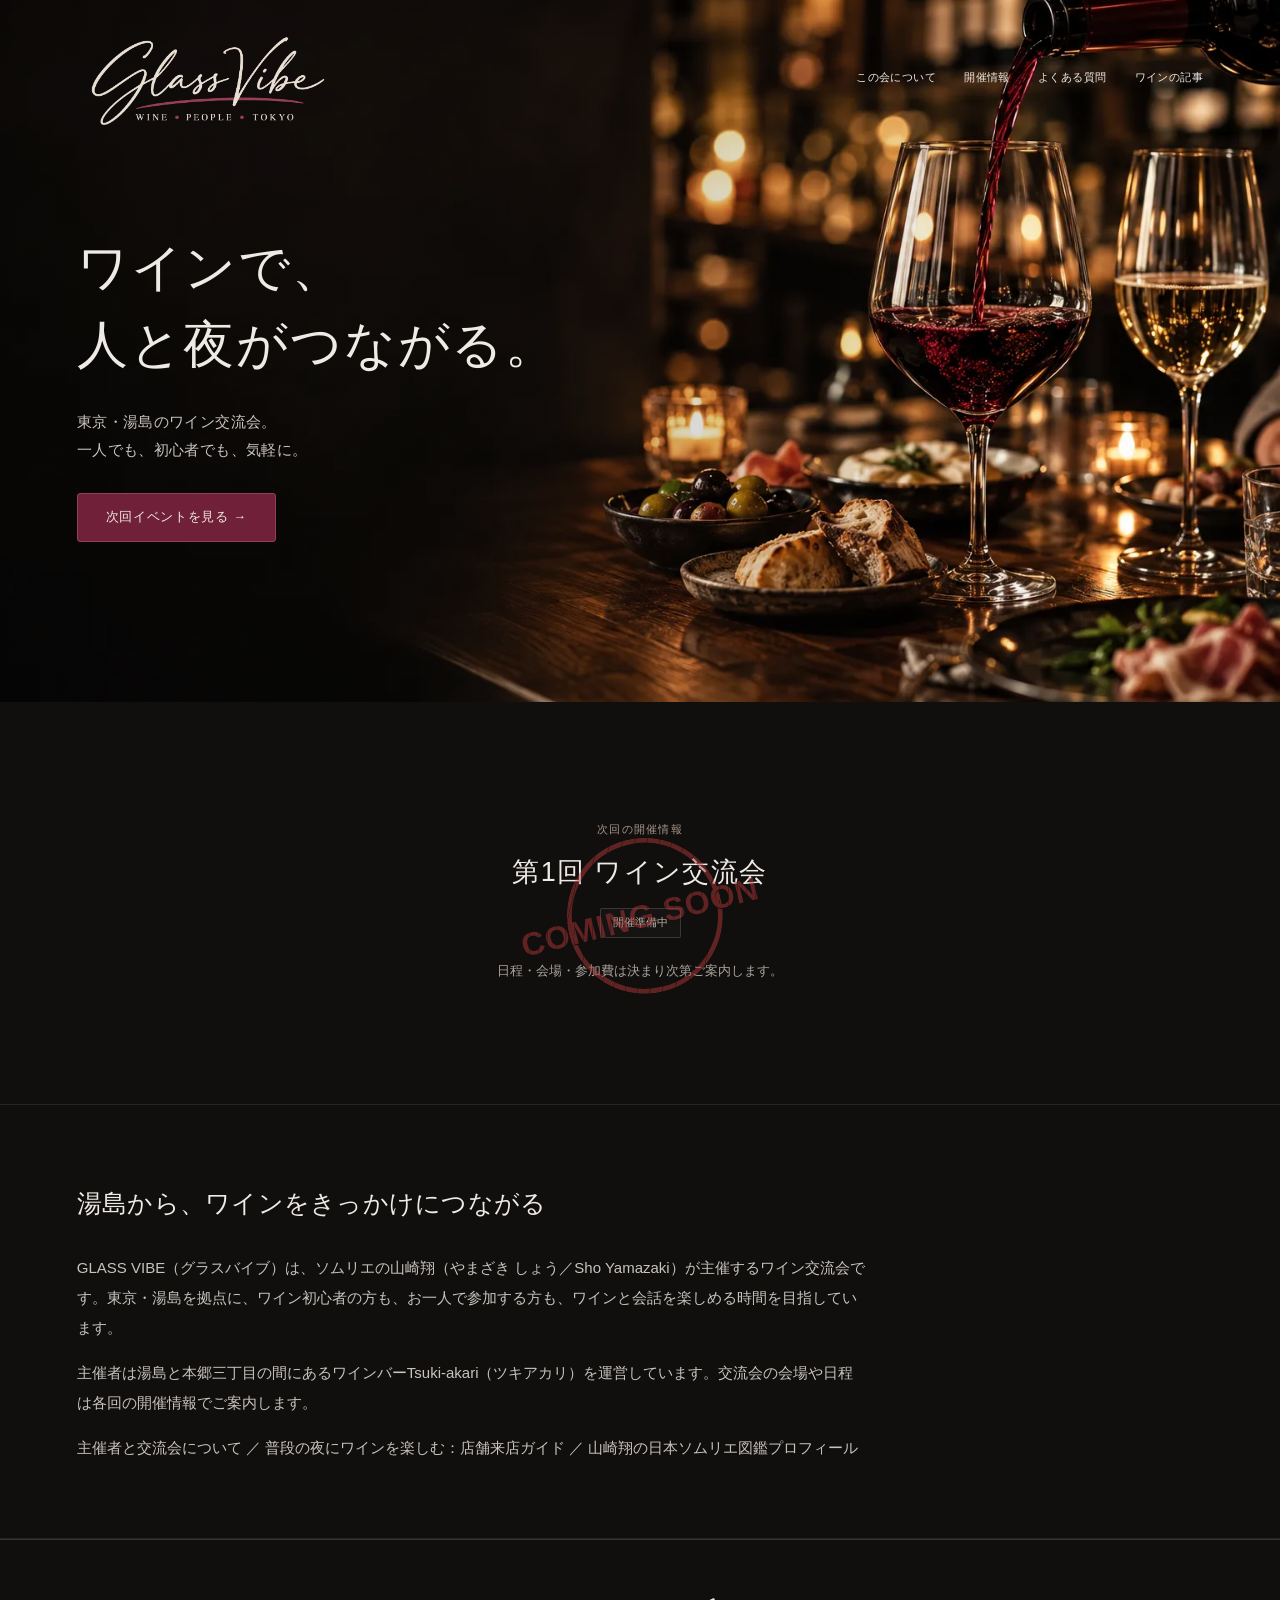
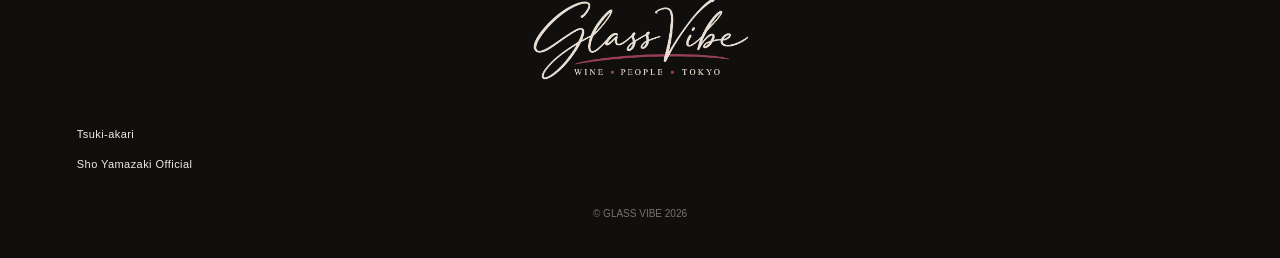
<file: index.html>
<!doctype html>
<html lang="ja">
<head>
  <meta charset="utf-8">
  <meta name="viewport" content="width=device-width, initial-scale=1">
  <title>GLASS VIBE｜湯島・本郷エリア発のワイン交流会</title>
  <meta name="description" content="ソムリエ山崎翔（やまざきしょう）が主催するGLASS VIBE。東京・湯島を拠点に、初心者や一人参加でもワインと会話を楽しめる交流会。開催情報を案内します。">
  <meta name="theme-color" content="#0B0B0C">
  <meta property="og:title" content="GLASS VIBE｜湯島・本郷エリア発のワイン交流会">
  <meta property="og:description" content="ソムリエ山崎翔（やまざきしょう）が主催するGLASS VIBE。東京・湯島を拠点に、初心者や一人参加でもワインと会話を楽しめる交流会。開催情報を案内します。">
  <meta property="og:type" content="website">
  <meta property="og:site_name" content="GLASS VIBE">
  <meta property="og:url" content="https://glassvibe.tokyo/">
  <meta property="og:image" content="https://glassvibe.tokyo/assets/images/glass-vibe-social.jpg">
  <meta property="og:image:width" content="1200">
  <meta property="og:image:height" content="630">
  <meta property="og:image:alt" content="Glass Vibe — Wine · People · Tokyo。ワインと暖かな灯り。">
  <meta name="twitter:card" content="summary_large_image">
  <meta name="twitter:image" content="https://glassvibe.tokyo/assets/images/glass-vibe-social.jpg">
  <link rel="icon" href="assets/icons/favicon.svg" type="image/svg+xml">
  <link rel="stylesheet" href="styles.css?v=562d37430e">
  <script src="data/events.js?v=seo20261119" defer></script>
  <script src="script.js?v=seo20261119" defer></script>
  <link rel="canonical" href="https://glassvibe.tokyo/">
<script type="application/ld+json">{"@context":"https://schema.org","@type":"WebSite","name":"GLASS VIBE｜湯島発のワイン交流会","url":"https://glassvibe.tokyo/","creator":{"@type":"Person","@id":"https://sho-yamazaki.jp/#person","name":"山崎 翔","alternateName":["山崎翔","やまざき しょう","やまざきしょう","Sho Yamazaki"],"jobTitle":"ソムリエ／飲食DXプロデューサー","url":"https://sho-yamazaki.jp/profile/","sameAs":["https://japanese-sommelier-directory.jp/sommeliers/sommelier-f9677ac8f644","https://note.com/shoyamazaki_jp"],"worksFor":{"@id":"https://tsuki-akari.tokyo/#winebar"}},"about":{"@type":"Organization","@id":"https://glassvibe.tokyo/#community","name":"GLASS VIBE","alternateName":["Glass Vibe","グラスバイブ","グラスヴァイブ"],"url":"https://glassvibe.tokyo/","founder":{"@id":"https://sho-yamazaki.jp/#person"}}}</script></head>
<body>
  <a class="skip-link" href="#main">本文へ移動</a>
  <header class="site-header" id="top">
    <a class="header-wordmark" href="index.html" aria-label="GLASS VIBE ホーム">
      <img class="signature-logo" src="assets/logo/glass-vibe-signature.png?v=bbfdf1d940" alt="Glass Vibe — Wine · People · Tokyo" width="1774" height="887">
    </a>
    <nav class="desktop-nav" aria-label="メインナビゲーション">
      <a href="about.html">この会について</a><a href="#events">開催情報</a><a href="faq.html">よくある質問</a>
    <a href="articles.html">ワインの記事</a></nav>
    <button class="menu-toggle" type="button" aria-expanded="false" aria-controls="mobile-menu"><span class="menu-button-label">MENU</span><i aria-hidden="true"></i></button>
    <nav class="mobile-menu" id="mobile-menu" aria-label="モバイルナビゲーション" hidden><p class="menu-caption">EXPLORE GLASS VIBE</p><a href="about.html"><span><small>01 / ABOUT</small><span>この会について</span></span><i aria-hidden="true">↗</i></a><a href="index.html#events"><span><small>02 / EVENT</small><span>開催情報</span></span><i aria-hidden="true">↗</i></a><a href="faq.html"><span><small>03 / FAQ</small><span>参加について</span></span><i aria-hidden="true">↗</i></a><a href="articles.html"><span><small>04 / JOURNAL</small><span>ワインの記事</span></span><i aria-hidden="true">↗</i></a><p class="menu-note">WINE · PEOPLE · TOKYO</p></nav>
  </header>

  <main id="main">
    <section class="hero" aria-labelledby="hero-title">
      <div class="hero-art" role="img" aria-label="ワインと会話の時間をイメージした4つのシーン"><video class="hero-video" muted loop playsinline preload="metadata" poster="assets/images/wine-evening-mobile.webp" aria-hidden="true" data-desktop="assets/video/wine-stories.mp4?v=a9d6622bc5" data-mobile="assets/video/wine-stories-mobile.mp4?v=3a7a011e2f"></video></div><button class="video-toggle" type="button" aria-label="背景動画を一時停止" hidden>PAUSE Ⅱ</button>
      <div class="hero-content"><h1 class="jp-lead" id="hero-title">ワインで、<br>人と夜がつながる。</h1><p class="hero-description">東京・湯島のワイン交流会。<br>一人でも、初心者でも、気軽に。</p><div class="hero-actions"><a class="button" href="#events">次回イベントを見る →</a></div></div>
    </section>


    <section class="section event-section" id="events" aria-labelledby="event-heading">
      <div class="section-line"><p class="eyebrow">02 — NEXT EVENT</p><p class="micro">TOKYO / JAPAN</p></div>
      <div class="event-layout"><div class="event-photo" role="img" aria-label="グラスに注がれる赤ワインのイメージ"></div><div class="event-main"><p class="eyebrow">次回の開催情報</p><div class="event-announcement"><div class="coming-stamp" role="img" aria-label="COMING SOON"><span>COMING SOON</span></div><h2 id="event-heading">第1回 ワイン交流会</h2><div class="event-meta" id="event-meta"><p><span data-event="location">YUSHIMA / TOKYO</span></p></div><p class="status" data-event="status">開催準備中</p><p id="event-details" tabindex="-1">日程・会場・参加費は決まり次第ご案内します。</p></div></div></div></section>


  <section class="section about" aria-labelledby="host-guide"><div class="simple-about"><h2 id="host-guide">湯島から、ワインをきっかけにつながる</h2><p>GLASS VIBE（グラスバイブ）は、ソムリエの山崎翔（やまざき しょう／Sho Yamazaki）が主催するワイン交流会です。東京・湯島を拠点に、ワイン初心者の方も、お一人で参加する方も、ワインと会話を楽しめる時間を目指しています。</p><p>主催者は湯島と本郷三丁目の間にあるワインバー<a href="https://tsuki-akari.tokyo/">Tsuki-akari（ツキアカリ）</a>を運営しています。交流会の会場や日程は各回の開催情報でご案内します。</p><p><a href="about.html">主催者と交流会について</a> ／ <a href="https://tsuki-akari.tokyo/wine-guide/">普段の夜にワインを楽しむ：店舗来店ガイド</a> ／ <a href="https://japanese-sommelier-directory.jp/sommeliers/sommelier-f9677ac8f644">山崎翔の日本ソムリエ図鑑プロフィール</a></p></div></section></main>

  <footer><div class="footer-brand"><a class="footer-home" href="index.html" aria-label="GLASS VIBE トップへ戻る"><img class="signature-logo" src="assets/logo/glass-vibe-signature.png?v=bbfdf1d940" alt="Glass Vibe — Wine · People · Tokyo" width="1774" height="887"></a></div><nav class="external-links" aria-label="関連リンク" data-slot="external-links"></nav><p class="copyright">© GLASS VIBE 2026</p></footer>
  <div class="mobile-bar"><a href="#events">次回イベントを見る →</a></div>
</body>
</html>
</file>
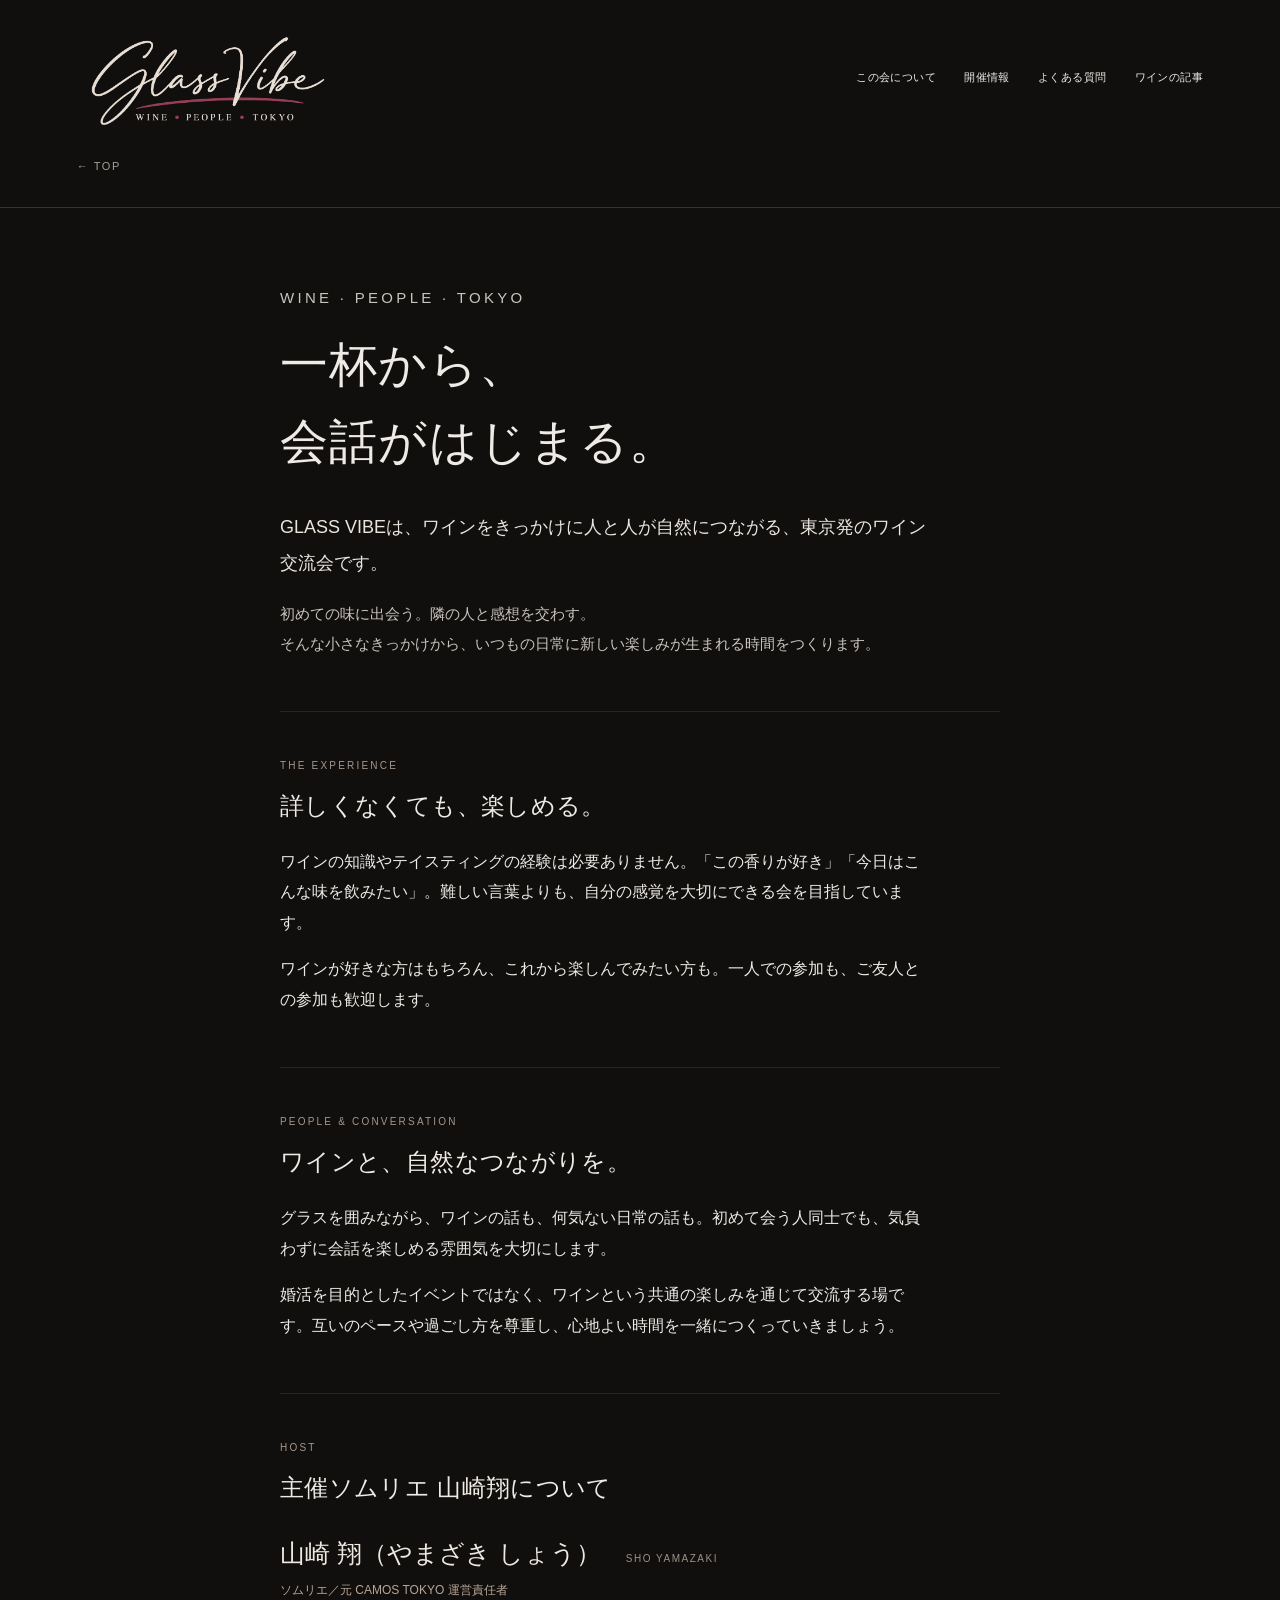
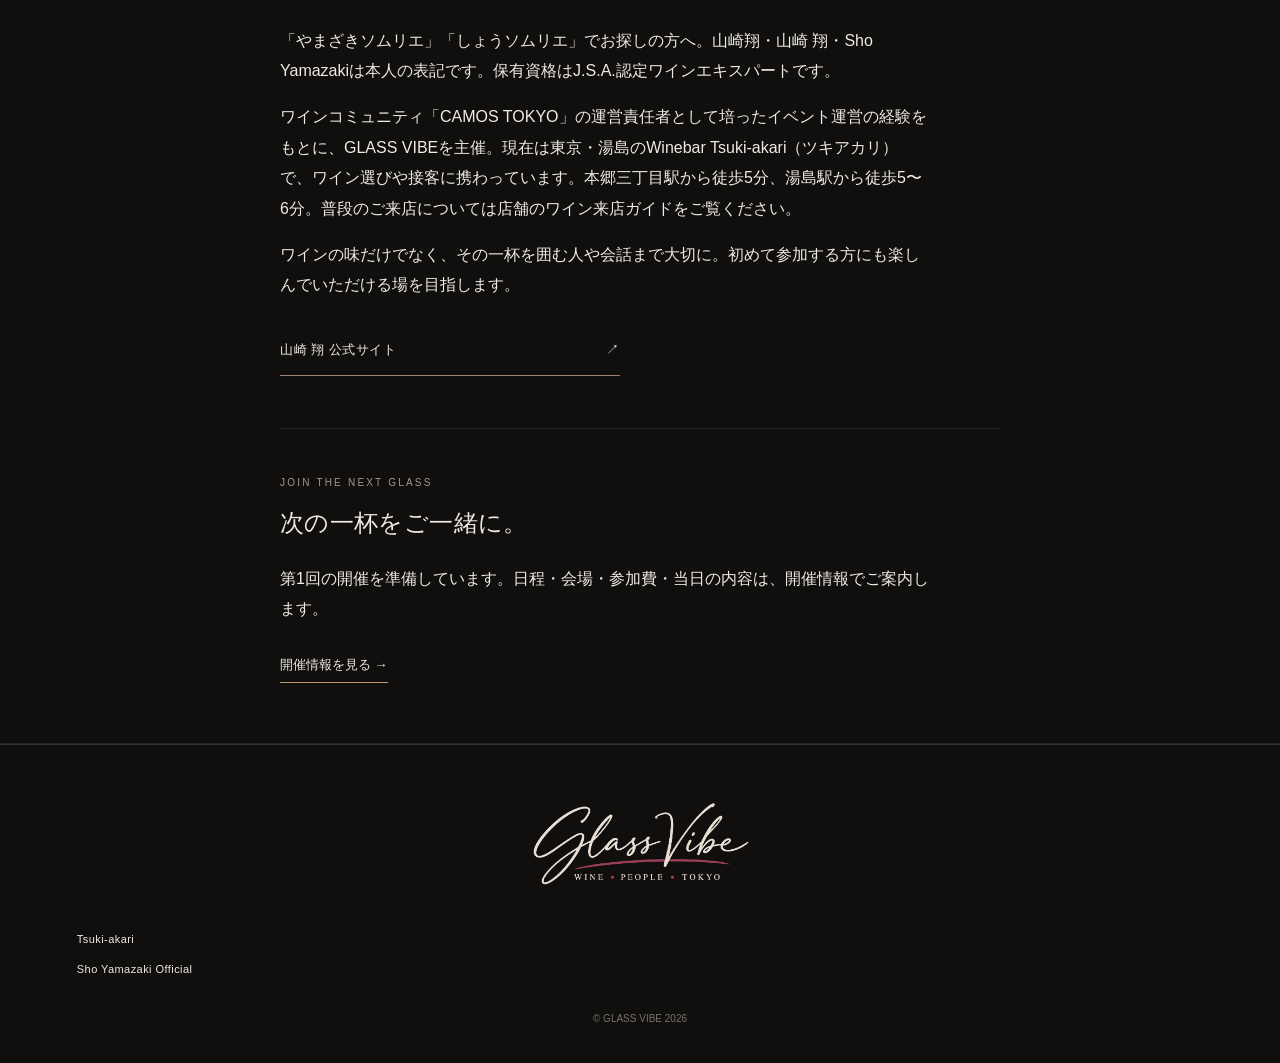
<file: about.html>
<!doctype html>
<html lang="ja">
<head>
  <meta charset="utf-8">
  <meta name="viewport" content="width=device-width, initial-scale=1">
  <title>主催ソムリエ 山崎翔（やまざきしょう）について｜GLASS VIBE</title>
  <meta name="description" content="元CAMOS TOKYO運営責任者・山崎翔が主催するワイン交流会、GLASS VIBE。初心者も一人参加も歓迎。ワインと会話を楽しむ時間をつくります。">
  <meta name="theme-color" content="#0B0B0C">
  <meta property="og:title" content="この会について | GLASS VIBE">
  <meta property="og:description" content="ワインをきっかけに、人と夜がつながる。東京発のワインコミュニティ「GLASS VIBE」。Wine, People, Tokyo.">
  <meta property="og:type" content="website">
  <meta property="og:site_name" content="GLASS VIBE">
  <meta property="og:url" content="https://glassvibe.tokyo/about.html">
  <meta property="og:image" content="https://glassvibe.tokyo/assets/images/glass-vibe-social.jpg">
  <meta property="og:image:width" content="1200">
  <meta property="og:image:height" content="630">
  <meta property="og:image:alt" content="Glass Vibe — Wine · People · Tokyo。ワインと暖かな灯り。">
  <meta name="twitter:card" content="summary_large_image">
  <meta name="twitter:image" content="https://glassvibe.tokyo/assets/images/glass-vibe-social.jpg">
  <link rel="icon" href="assets/icons/favicon.svg" type="image/svg+xml">
  <link rel="stylesheet" href="styles.css?v=562d37430e">
  <script src="data/events.js?v=seo20261119" defer></script>
  <script src="script.js?v=seo20261119" defer></script>
  <link rel="canonical" href="https://glassvibe.tokyo/about.html">
<script type="application/ld+json">{"@context":"https://schema.org","@type":"AboutPage","name":"GLASS VIBEの主催者 山崎翔","url":"https://glassvibe.tokyo/about.html","creator":{"@type":"Person","@id":"https://sho-yamazaki.jp/#person","name":"山崎 翔","alternateName":["山崎翔","やまざき しょう","やまざきしょう","Sho Yamazaki"],"jobTitle":"ソムリエ／飲食DXプロデューサー","url":"https://sho-yamazaki.jp/profile/","sameAs":["https://japanese-sommelier-directory.jp/sommeliers/sommelier-f9677ac8f644","https://note.com/shoyamazaki_jp"],"worksFor":{"@id":"https://tsuki-akari.tokyo/#winebar"}},"about":{"@type":"Organization","@id":"https://glassvibe.tokyo/#community","name":"GLASS VIBE","alternateName":["Glass Vibe","グラスバイブ","グラスヴァイブ"],"url":"https://glassvibe.tokyo/","founder":{"@id":"https://sho-yamazaki.jp/#person"}}}</script></head>
<body>
  <a class="skip-link" href="#main">本文へ移動</a>
  <header class="site-header" id="top">
    <a class="header-wordmark" href="index.html" aria-label="GLASS VIBE ホーム">
      <img class="signature-logo" src="assets/logo/glass-vibe-signature.png?v=bbfdf1d940" alt="Glass Vibe — Wine · People · Tokyo" width="1774" height="887">
    </a>
    <nav class="desktop-nav" aria-label="メインナビゲーション">
      <a href="about.html">この会について</a><a href="index.html#events">開催情報</a><a href="faq.html">よくある質問</a>
    <a href="articles.html">ワインの記事</a></nav>
    <button class="menu-toggle" type="button" aria-expanded="false" aria-controls="mobile-menu"><span class="menu-button-label">MENU</span><i aria-hidden="true"></i></button>
    <nav class="mobile-menu" id="mobile-menu" aria-label="モバイルナビゲーション" hidden><p class="menu-caption">EXPLORE GLASS VIBE</p><a href="about.html"><span><small>01 / ABOUT</small><span>この会について</span></span><i aria-hidden="true">↗</i></a><a href="index.html#events"><span><small>02 / EVENT</small><span>開催情報</span></span><i aria-hidden="true">↗</i></a><a href="faq.html"><span><small>03 / FAQ</small><span>参加について</span></span><i aria-hidden="true">↗</i></a><a href="articles.html"><span><small>04 / JOURNAL</small><span>ワインの記事</span></span><i aria-hidden="true">↗</i></a><p class="menu-note">WINE · PEOPLE · TOKYO</p></nav>
  </header>

  <main id="main" class="faq-page about-page"><a class="back-link" href="index.html">← TOP</a>    <section class="section about" id="about" aria-labelledby="about-heading"><div class="simple-about about-story"><p class="section-kicker">WINE · PEOPLE · TOKYO</p><h1 id="about-heading">一杯から、<br>会話がはじまる。</h1><p class="about-intro">GLASS VIBEは、ワインをきっかけに人と人が自然につながる、東京発のワイン交流会です。</p><p>初めての味に出会う。隣の人と感想を交わす。<br>そんな小さなきっかけから、いつもの日常に新しい楽しみが生まれる時間をつくります。</p><div class="about-chapter"><p class="section-kicker">THE EXPERIENCE</p><h2>詳しくなくても、楽しめる。</h2><p>ワインの知識やテイスティングの経験は必要ありません。「この香りが好き」「今日はこんな味を飲みたい」。難しい言葉よりも、自分の感覚を大切にできる会を目指しています。</p><p>ワインが好きな方はもちろん、これから楽しんでみたい方も。一人での参加も、ご友人との参加も歓迎します。</p></div><div class="about-chapter"><p class="section-kicker">PEOPLE &amp; CONVERSATION</p><h2>ワインと、自然なつながりを。</h2><p>グラスを囲みながら、ワインの話も、何気ない日常の話も。初めて会う人同士でも、気負わずに会話を楽しめる雰囲気を大切にします。</p><p>婚活を目的としたイベントではなく、ワインという共通の楽しみを通じて交流する場です。互いのペースや過ごし方を尊重し、心地よい時間を一緒につくっていきましょう。</p></div><div class="about-chapter host-profile"><p class="section-kicker">HOST</p><h2>主催ソムリエ 山崎翔について</h2><p class="host-name">山崎 翔（やまざき しょう） <span>SHO YAMAZAKI</span></p><p class="host-credential">ソムリエ／元 CAMOS TOKYO 運営責任者</p><p>「やまざきソムリエ」「しょうソムリエ」でお探しの方へ。山崎翔・山崎 翔・Sho Yamazakiは本人の表記です。保有資格はJ.S.A.認定ワインエキスパートです。</p><p>ワインコミュニティ「CAMOS TOKYO」の運営責任者として培ったイベント運営の経験をもとに、GLASS VIBEを主催。現在は東京・湯島の<a href="https://tsuki-akari.tokyo/">Winebar Tsuki-akari（ツキアカリ）</a>で、ワイン選びや接客に携わっています。本郷三丁目駅から徒歩5分、湯島駅から徒歩5〜6分。普段のご来店については<a href="https://tsuki-akari.tokyo/wine-guide/">店舗のワイン来店ガイド</a>をご覧ください。</p><p>ワインの味だけでなく、その一杯を囲む人や会話まで大切に。初めて参加する方にも楽しんでいただける場を目指します。</p><a class="profile-link" href="https://sho-yamazaki.jp/profile/" target="_blank" rel="noopener noreferrer"><span>山崎 翔 公式サイト</span><span aria-hidden="true">↗</span></a></div><div class="about-chapter about-next"><p class="section-kicker">JOIN THE NEXT GLASS</p><h2>次の一杯をご一緒に。</h2><p>第1回の開催を準備しています。日程・会場・参加費・当日の内容は、開催情報でご案内します。</p><a class="text-link" href="index.html#events">開催情報を見る →</a></div></div></section></main>  <footer><div class="footer-brand"><a class="footer-home" href="index.html" aria-label="GLASS VIBE トップへ戻る"><img class="signature-logo" src="assets/logo/glass-vibe-signature.png?v=bbfdf1d940" alt="Glass Vibe — Wine · People · Tokyo" width="1774" height="887"></a></div><nav class="external-links" aria-label="関連リンク" data-slot="external-links"></nav><p class="copyright">© GLASS VIBE 2026</p></footer>
  <div class="mobile-bar"><a href="index.html#events">次回イベントを見る →</a></div>
</body>
</html>
</file>
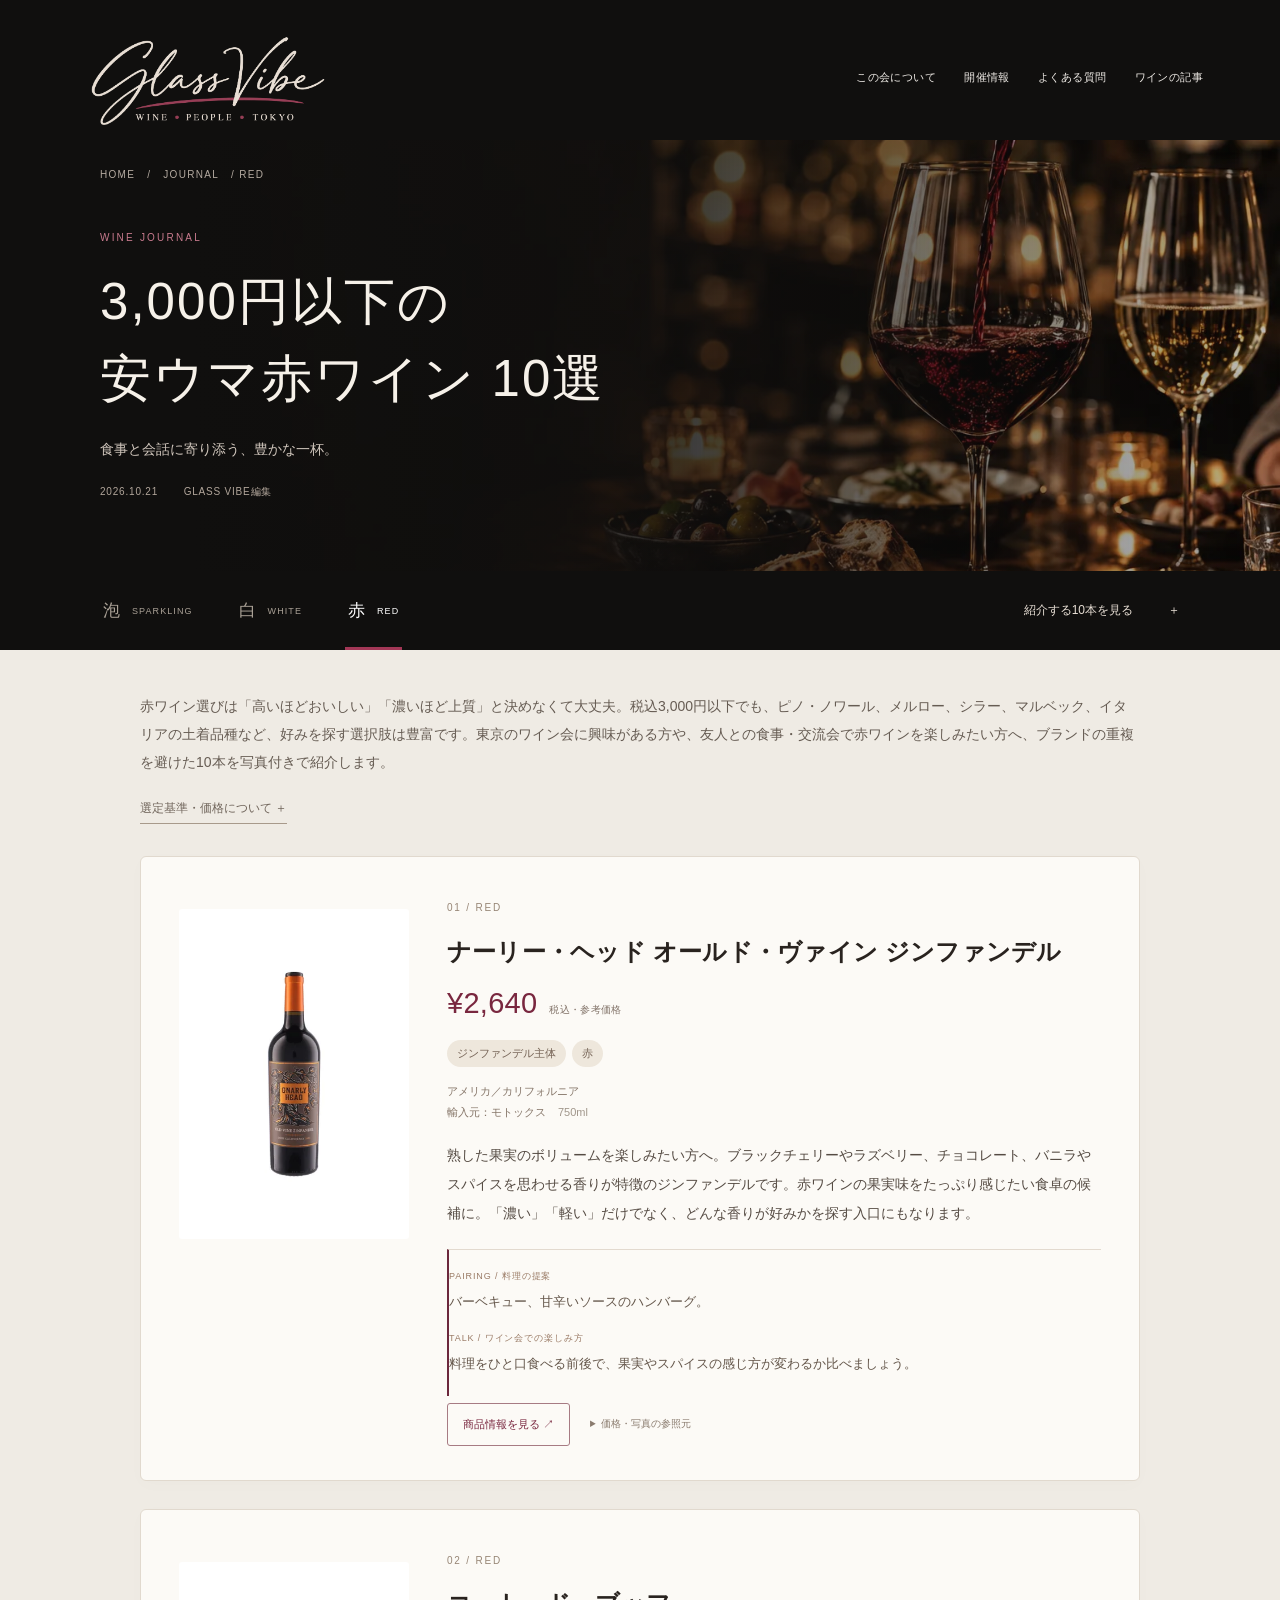
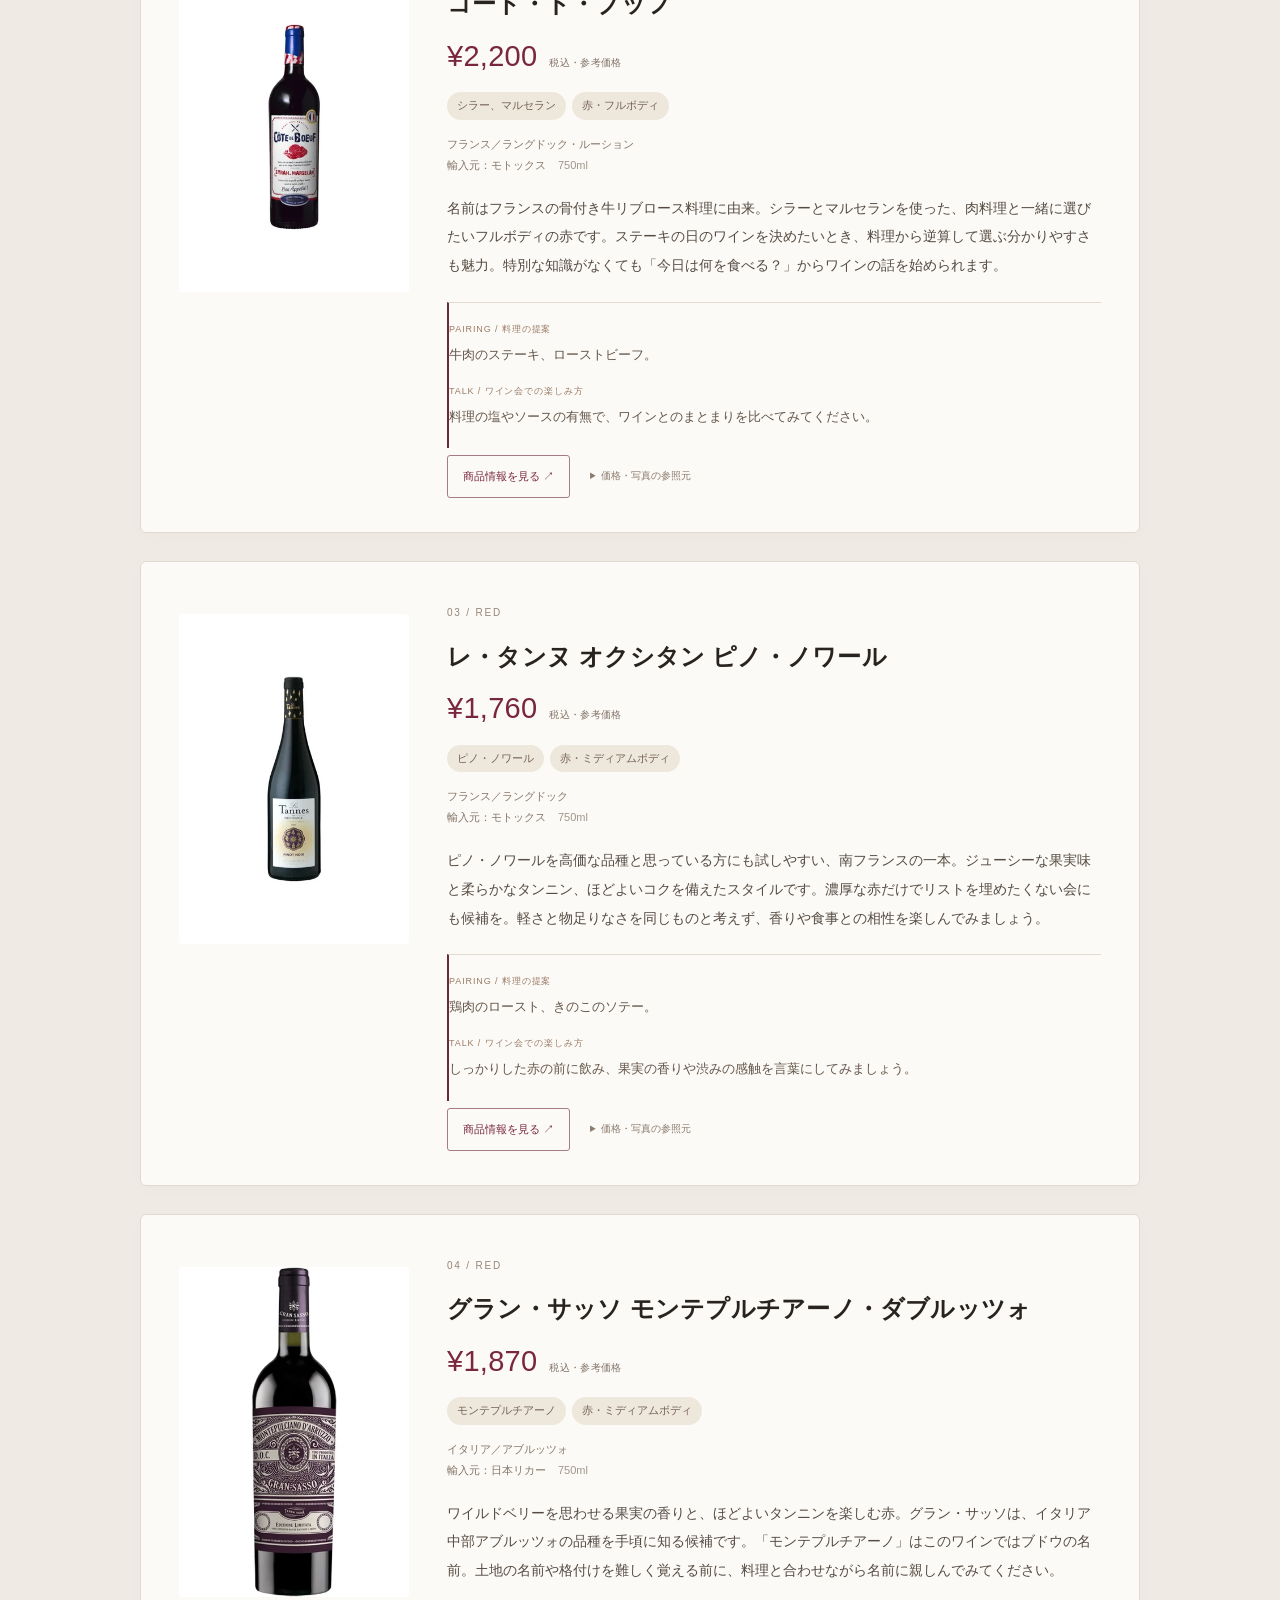
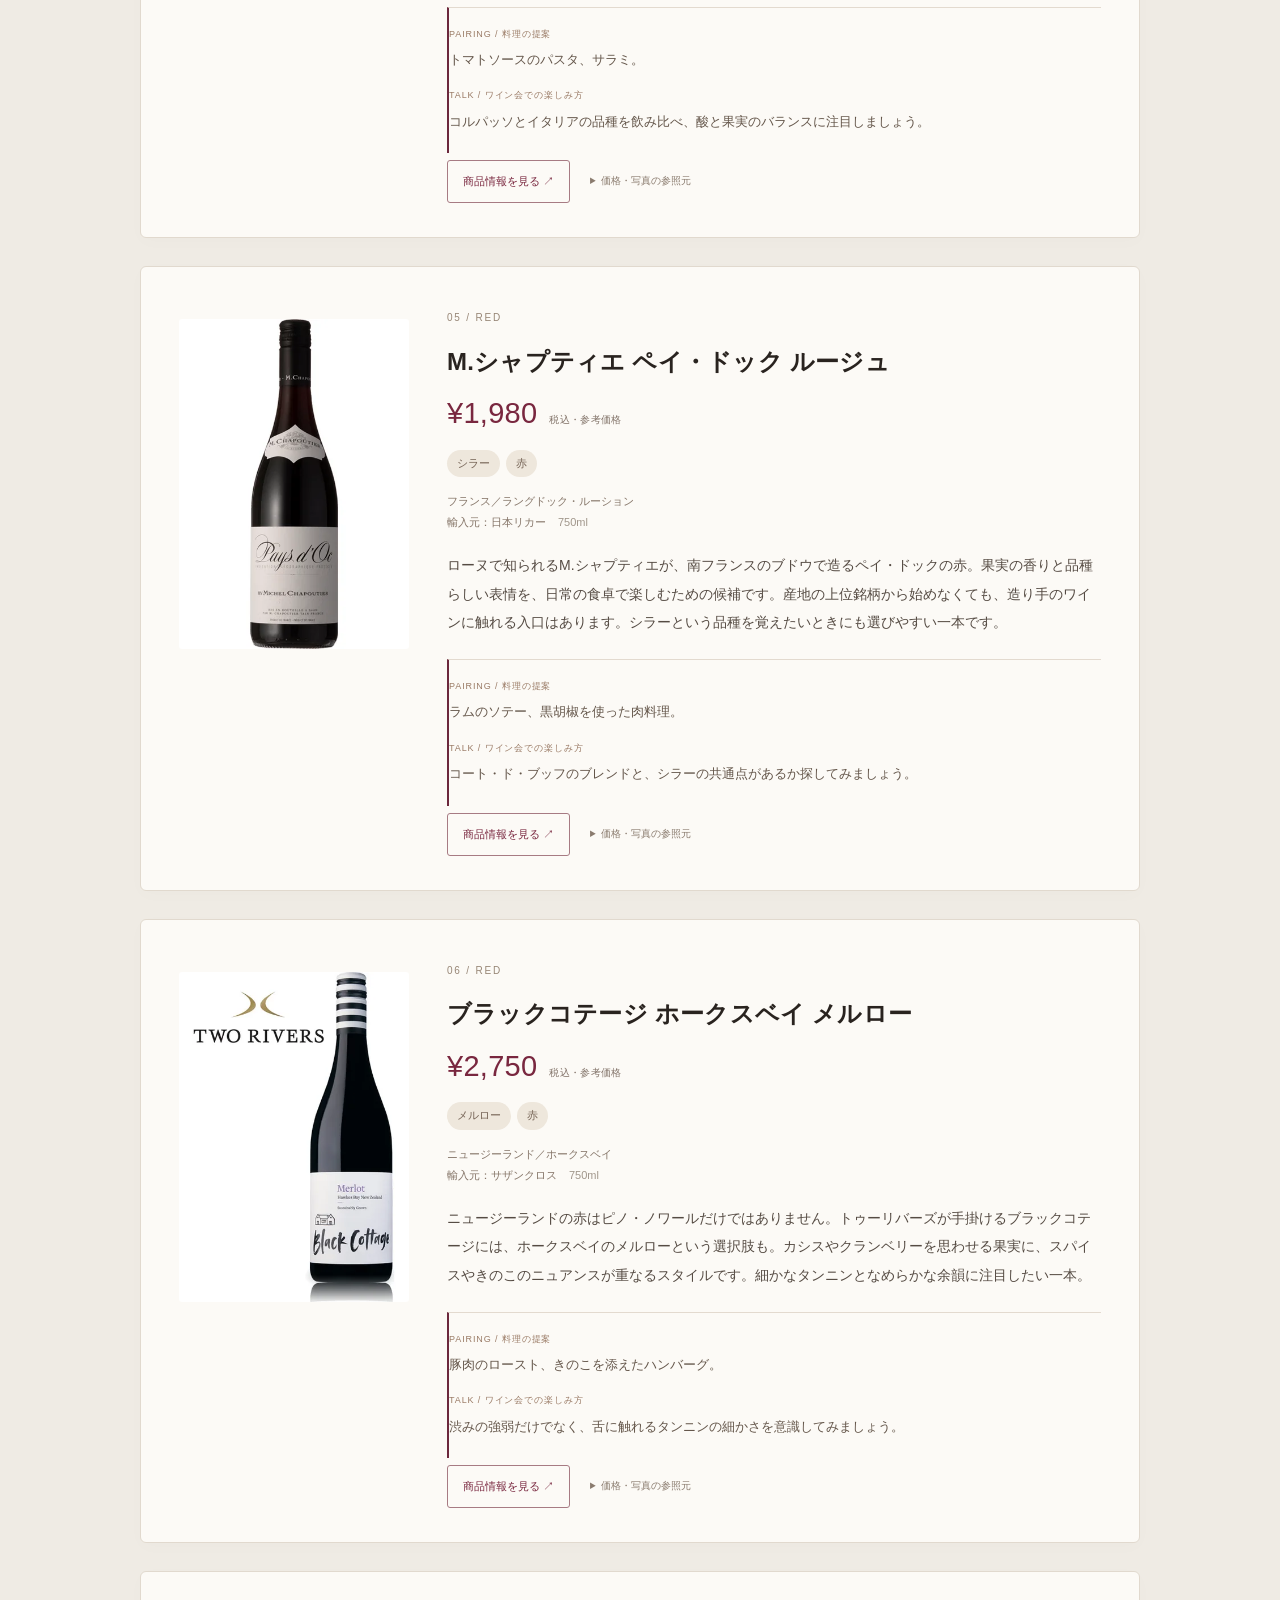
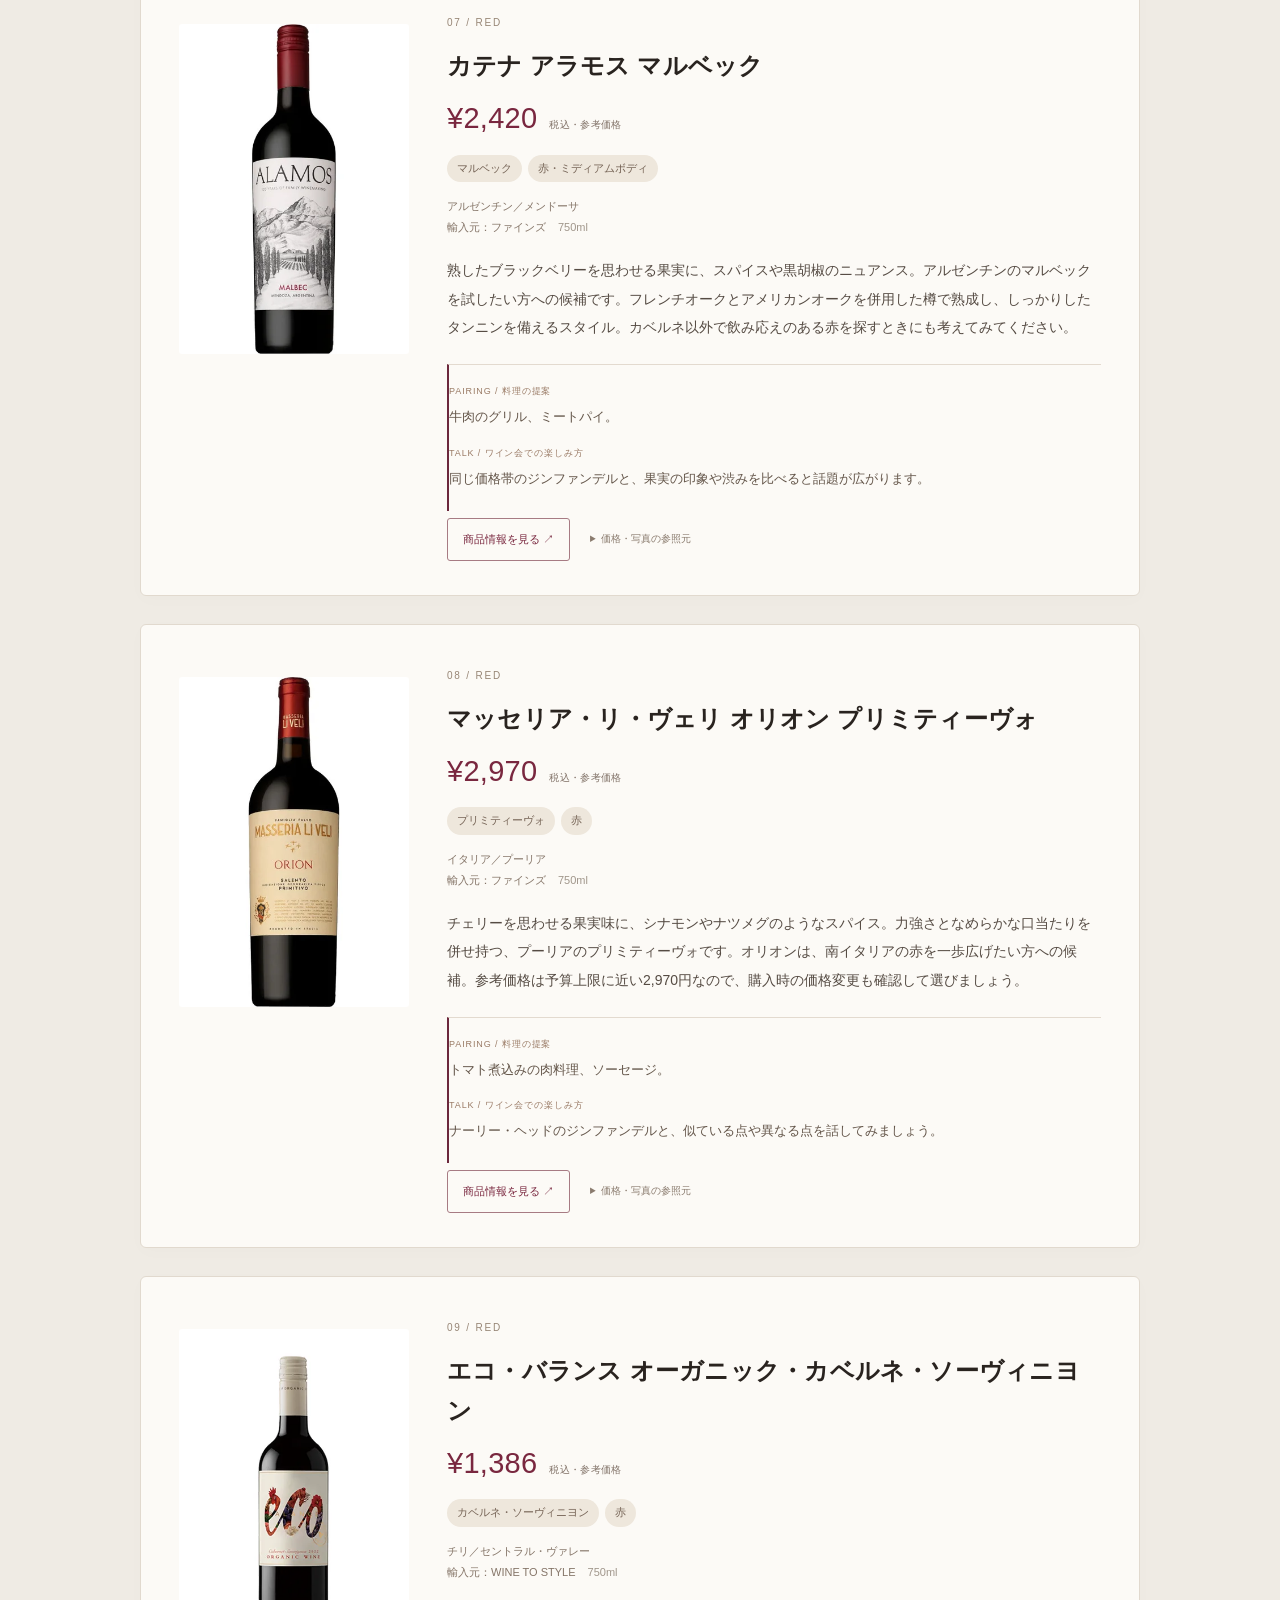
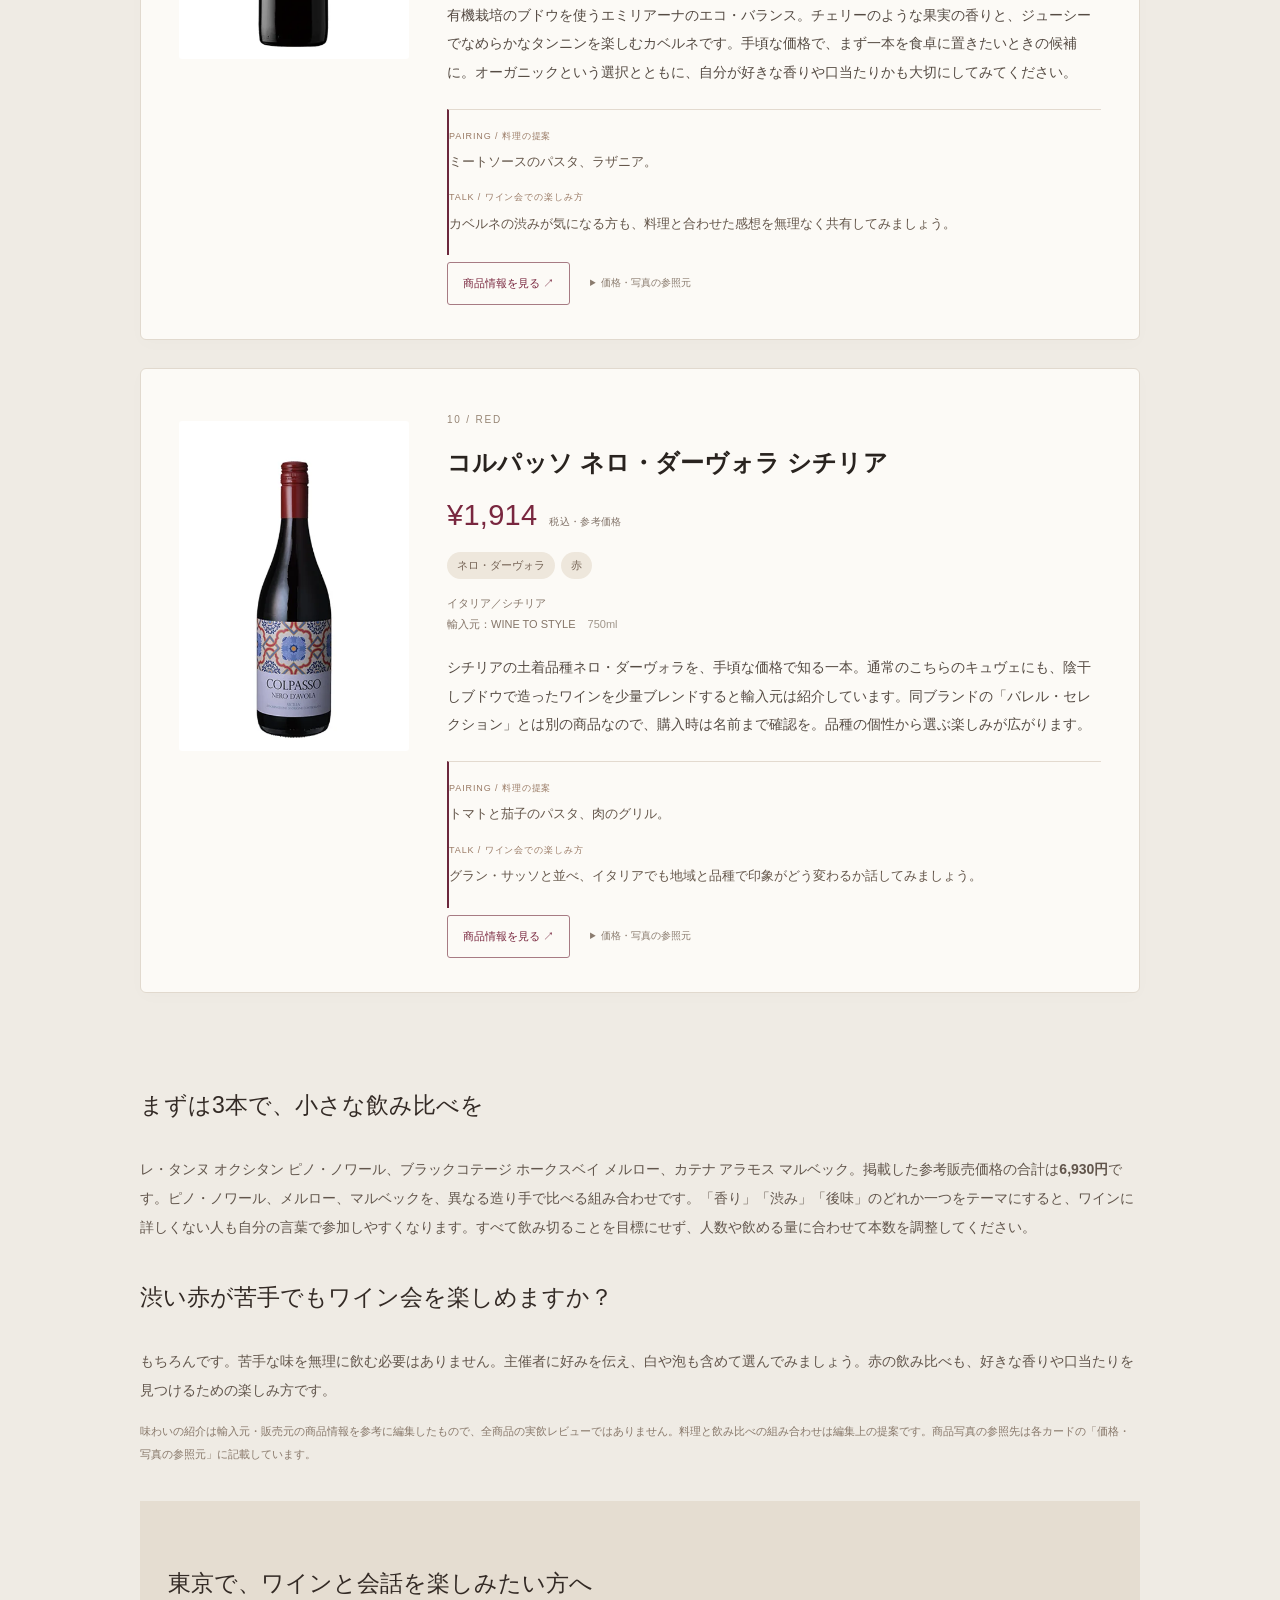
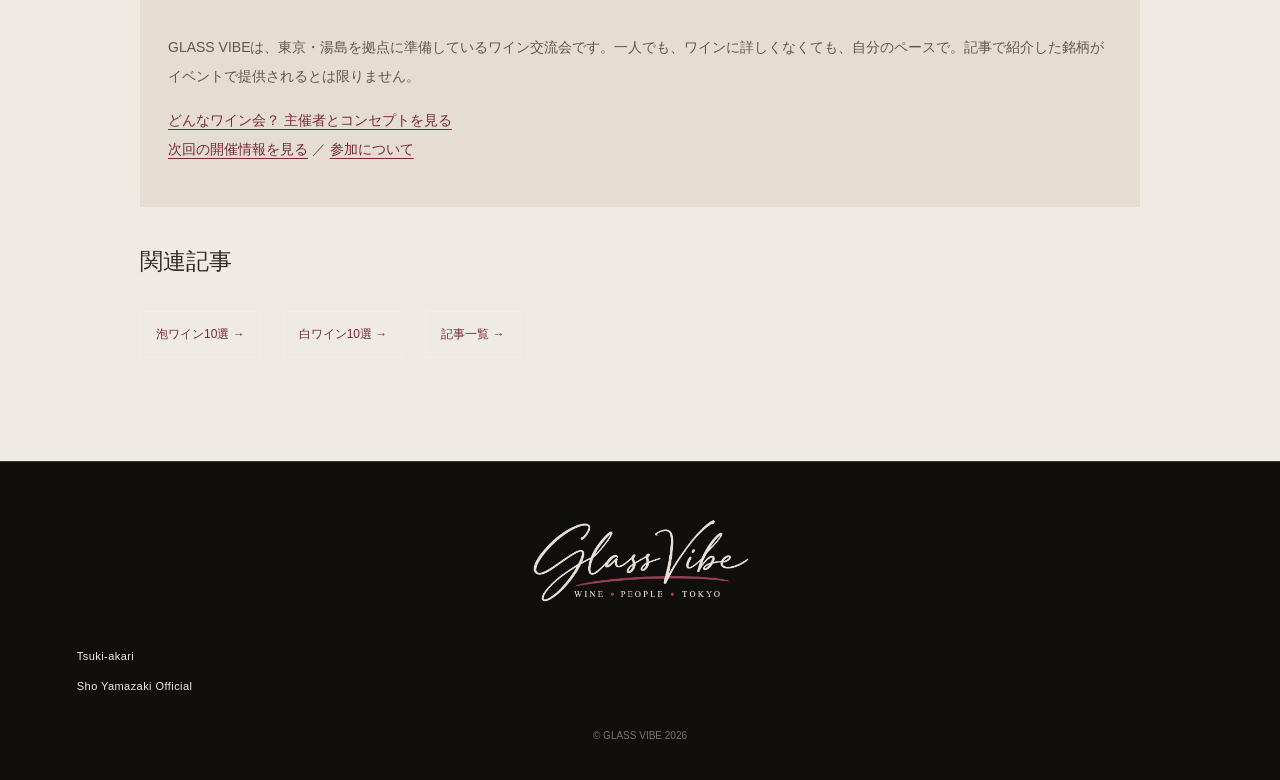
<file: affordable-red.html>
<!doctype html>
<html lang="ja">
<head>
  <meta charset="utf-8">
  <meta name="viewport" content="width=device-width, initial-scale=1">
  <title>3,000円以下の安ウマ赤ワイン10選｜東京のワイン会・交流会で楽しむコスパ赤 | GLASS VIBE</title>
  <meta name="description" content="税込3,000円以下の赤ワインを10ブランド、写真・輸入元・販売価格付きで紹介。東京のワイン会や交流会に興味がある方へ、味わいと料理の組み合わせを解説します。">
  <meta name="theme-color" content="#0B0B0C">
  <meta property="og:title" content="3,000円以下の安ウマ赤ワイン10選｜東京のワイン会・交流会で楽しむコスパ赤">
  <meta property="og:description" content="税込3,000円以下の赤ワインを10ブランド、写真・輸入元・販売価格付きで紹介。東京のワイン会や交流会に興味がある方へ、味わいと料理の組み合わせを解説します。">
  <meta property="og:type" content="website">
  <meta property="og:site_name" content="GLASS VIBE">
  <meta property="og:url" content="https://glassvibe.tokyo/affordable-red.html">
  <meta property="og:image" content="https://glassvibe.tokyo/assets/images/glass-vibe-social.jpg">
  <meta property="og:image:width" content="1200">
  <meta property="og:image:height" content="630">
  <meta property="og:image:alt" content="Glass Vibe — Wine · People · Tokyo。ワインと暖かな灯り。">
  <meta name="twitter:card" content="summary_large_image">
  <meta name="twitter:image" content="https://glassvibe.tokyo/assets/images/glass-vibe-social.jpg">
  <link rel="icon" href="assets/icons/favicon.svg" type="image/svg+xml">
  <link rel="stylesheet" href="styles.css?v=562d37430e">
  <script src="data/events.js?v=seo20261119" defer></script>
  <script src="script.js?v=seo20261119" defer></script>
<script type="application/ld+json">{"@context":"https://schema.org","@type":"Article","headline":"3,000円以下の安ウマ赤ワイン10選｜東京のワイン会・交流会で楽しむコスパ赤","description":"税込3,000円以下の赤ワインを10ブランド、写真・輸入元・販売価格付きで紹介。東京のワイン会や交流会に興味がある方へ、味わいと料理の組み合わせを解説します。","datePublished":"2026-10-21T21:00:00+09:00","dateModified":"2026-10-21T23:00:00+09:00","author":{"@type":"Organization","name":"GLASS VIBE"},"publisher":{"@type":"Organization","name":"GLASS VIBE"},"image":"https://glassvibe.tokyo/assets/images/glass-vibe-social.jpg","mainEntityOfPage":"https://glassvibe.tokyo/affordable-red.html"}</script>
<link rel="stylesheet" href="article.css?v=22964a7c0f">
<script src="article.js?v=1" defer></script>  <link rel="canonical" href="https://glassvibe.tokyo/affordable-red.html">
</head>
<body class="wine-article-page">
  <a class="skip-link" href="#main">本文へ移動</a>
  <header class="site-header" id="top">
    <a class="header-wordmark" href="index.html" aria-label="GLASS VIBE ホーム">
      <img class="signature-logo" src="assets/logo/glass-vibe-signature.png?v=bbfdf1d940" alt="Glass Vibe — Wine · People · Tokyo" width="1774" height="887">
    </a>
    <nav class="desktop-nav" aria-label="メインナビゲーション">
      <a href="about.html">この会について</a><a href="index.html#events">開催情報</a><a href="faq.html">よくある質問</a>
    <a href="articles.html">ワインの記事</a></nav>
    <button class="menu-toggle" type="button" aria-expanded="false" aria-controls="mobile-menu"><span class="menu-button-label">MENU</span><i aria-hidden="true"></i></button>
    <nav class="mobile-menu" id="mobile-menu" aria-label="モバイルナビゲーション" hidden><p class="menu-caption">EXPLORE GLASS VIBE</p><a href="about.html"><span><small>01 / ABOUT</small><span>この会について</span></span><i aria-hidden="true">↗</i></a><a href="index.html#events"><span><small>02 / EVENT</small><span>開催情報</span></span><i aria-hidden="true">↗</i></a><a href="faq.html"><span><small>03 / FAQ</small><span>参加について</span></span><i aria-hidden="true">↗</i></a><a href="articles.html"><span><small>04 / JOURNAL</small><span>ワインの記事</span></span><i aria-hidden="true">↗</i></a><p class="menu-note">WINE · PEOPLE · TOKYO</p></nav>
  </header>

  <main id="main" class="wine-journal"><article><header class="article-hero"><div class="hero-inner"><nav class="article-breadcrumb" aria-label="パンくず"><a href="index.html">HOME</a><span>/</span><a href="articles.html">JOURNAL</a><span>/ RED</span></nav><p class="article-eyebrow">WINE JOURNAL</p><h1>3,000円以下の<br>安ウマ赤ワイン<span>10選</span></h1><p class="article-subtitle">食事と会話に寄り添う、豊かな一杯。</p><p class="article-meta">2026.10.21 <span>GLASS VIBE編集</span></p></div></header><div class="article-navigation"><nav class="wine-categories" aria-label="ワインの種類"><a href="affordable-sparkling.html">泡<span>SPARKLING</span></a><a href="affordable-white.html">白<span>WHITE</span></a><a href="affordable-red.html" aria-current="page">赤<span>RED</span></a></nav><details class="article-contents"><summary>紹介する10本を見る</summary><ol><li><a href="#wine-1"><span>01</span>ナーリー・ヘッド オールド・ヴァイン ジンファンデル</a></li><li><a href="#wine-2"><span>02</span>コート・ド・ブッフ</a></li><li><a href="#wine-3"><span>03</span>レ・タンヌ オクシタン ピノ・ノワール</a></li><li><a href="#wine-4"><span>04</span>グラン・サッソ モンテプルチアーノ・ダブルッツォ</a></li><li><a href="#wine-5"><span>05</span>M.シャプティエ ペイ・ドック ルージュ</a></li><li><a href="#wine-6"><span>06</span>ブラックコテージ ホークスベイ メルロー</a></li><li><a href="#wine-7"><span>07</span>カテナ アラモス マルベック</a></li><li><a href="#wine-8"><span>08</span>マッセリア・リ・ヴェリ オリオン プリミティーヴォ</a></li><li><a href="#wine-9"><span>09</span>エコ・バランス オーガニック・カベルネ・ソーヴィニヨン</a></li><li><a href="#wine-10"><span>10</span>コルパッソ ネロ・ダーヴォラ シチリア</a></li></ol></details></div><div class="article-paper"><div class="article-intro"><p>赤ワイン選びは「高いほどおいしい」「濃いほど上質」と決めなくて大丈夫。税込3,000円以下でも、ピノ・ノワール、メルロー、シラー、マルベック、イタリアの土着品種など、好みを探す選択肢は豊富です。東京のワイン会に興味がある方や、友人との食事・交流会で赤ワインを楽しみたい方へ、ブランドの重複を避けた10本を写真付きで紹介します。</p><details class="selection-policy"><summary>選定基準・価格について</summary><div class="price-note"><p><strong>選定条件：</strong>モトックス、日本リカー、サザンクロス、ファインズ、WINE TO STYLEの取り扱いから選んでいます。泡・白・赤の3記事を通じ、同じブランドは重複させていません。<br><strong>価格確認日：2026年10月21日。</strong>参考販売価格は各リンク先で確認した750ml・1本の税込価格です。送料・クール便料金は別途。市場平均・最安値ではなく、割引価格を含む販売例です。価格・在庫・年号は変わるため、購入時にご確認ください。</p></div><h2>ワイン会で楽しむ、赤ワインの選び方</h2><p>渋みが気になるならタンニンの感触、食事に合わせたいなら料理の味付け、香りを楽しみたいなら品種を選ぶ軸に。濃さの競争にせず、自分が心地よいと思う赤を探しましょう。暖房の効いた室内では温まりすぎることもあるので、室温という言葉だけに頼らず様子を見てください。</p></details></div><div class="wine-list"><section class="wine-entry" id="wine-1" aria-labelledby="wine-title-1"><figure class="bottle-photo"><img src="assets/wines/importers/m641796.webp" alt="ナーリー・ヘッド オールド・ヴァイン ジンファンデルのボトル写真" width="360" height="580" loading="lazy" decoding="async"></figure><div class="wine-heading"><span class="wine-number">01 / RED</span><h2 id="wine-title-1">ナーリー・ヘッド オールド・ヴァイン ジンファンデル</h2><div class="wine-price">¥2,640<small>税込・参考価格</small></div><div class="wine-tags"><span>ジンファンデル主体</span><span>赤</span></div><p class="wine-spec">アメリカ／カリフォルニア<br>輸入元：モトックス<span class="bottle-volume">750ml</span></p></div><div class="wine-body"><p class="wine-copy">熟した果実のボリュームを楽しみたい方へ。ブラックチェリーやラズベリー、チョコレート、バニラやスパイスを思わせる香りが特徴のジンファンデルです。赤ワインの果実味をたっぷり感じたい食卓の候補に。「濃い」「軽い」だけでなく、どんな香りが好みかを探す入口にもなります。</p><div class="wine-detail"><p><span class="detail-label">PAIRING / 料理の提案</span>バーベキュー、甘辛いソースのハンバーグ。</p><p><span class="detail-label">TALK / ワイン会での楽しみ方</span>料理をひと口食べる前後で、果実やスパイスの感じ方が変わるか比べましょう。</p></div><div class="wine-actions"><a href="https://www.mottox.co.jp/catalog/wine/641796" target="_blank" rel="noopener noreferrer">商品情報を見る ↗</a><details class="wine-sources"><summary>価格・写真の参照元</summary><p>価格確認先：<a href="https://www.uncork.shop/shop/g/g641796/" target="_blank" rel="noopener noreferrer">UNCORK（モトックス直営） ↗</a><br>写真参照：<a href="https://www.mottox.co.jp/catalog/wine/641796" target="_blank" rel="noopener noreferrer">モトックス ↗</a><br>価格確認：2026年10月21日。送料別。ラベル・年号は販売品と異なる場合があります。</p></details></div></div></section>
<section class="wine-entry" id="wine-2" aria-labelledby="wine-title-2"><figure class="bottle-photo"><img src="assets/wines/importers/m618959.webp" alt="コート・ド・ブッフのボトル写真" width="360" height="580" loading="lazy" decoding="async"></figure><div class="wine-heading"><span class="wine-number">02 / RED</span><h2 id="wine-title-2">コート・ド・ブッフ</h2><div class="wine-price">¥2,200<small>税込・参考価格</small></div><div class="wine-tags"><span>シラー、マルセラン</span><span>赤・フルボディ</span></div><p class="wine-spec">フランス／ラングドック・ルーション<br>輸入元：モトックス<span class="bottle-volume">750ml</span></p></div><div class="wine-body"><p class="wine-copy">名前はフランスの骨付き牛リブロース料理に由来。シラーとマルセランを使った、肉料理と一緒に選びたいフルボディの赤です。ステーキの日のワインを決めたいとき、料理から逆算して選ぶ分かりやすさも魅力。特別な知識がなくても「今日は何を食べる？」からワインの話を始められます。</p><div class="wine-detail"><p><span class="detail-label">PAIRING / 料理の提案</span>牛肉のステーキ、ローストビーフ。</p><p><span class="detail-label">TALK / ワイン会での楽しみ方</span>料理の塩やソースの有無で、ワインとのまとまりを比べてみてください。</p></div><div class="wine-actions"><a href="https://www.mottox.co.jp/catalog/wine/618959" target="_blank" rel="noopener noreferrer">商品情報を見る ↗</a><details class="wine-sources"><summary>価格・写真の参照元</summary><p>価格確認先：<a href="https://www.uncork.shop/shop/g/g618959/" target="_blank" rel="noopener noreferrer">UNCORK（モトックス直営） ↗</a><br>写真参照：<a href="https://www.mottox.co.jp/catalog/wine/618959" target="_blank" rel="noopener noreferrer">モトックス ↗</a><br>価格確認：2026年10月21日。送料別。ラベル・年号は販売品と異なる場合があります。</p></details></div></div></section>
<section class="wine-entry" id="wine-3" aria-labelledby="wine-title-3"><figure class="bottle-photo"><img src="assets/wines/importers/m610752.webp" alt="レ・タンヌ オクシタン ピノ・ノワールのボトル写真" width="360" height="580" loading="lazy" decoding="async"></figure><div class="wine-heading"><span class="wine-number">03 / RED</span><h2 id="wine-title-3">レ・タンヌ オクシタン ピノ・ノワール</h2><div class="wine-price">¥1,760<small>税込・参考価格</small></div><div class="wine-tags"><span>ピノ・ノワール</span><span>赤・ミディアムボディ</span></div><p class="wine-spec">フランス／ラングドック<br>輸入元：モトックス<span class="bottle-volume">750ml</span></p></div><div class="wine-body"><p class="wine-copy">ピノ・ノワールを高価な品種と思っている方にも試しやすい、南フランスの一本。ジューシーな果実味と柔らかなタンニン、ほどよいコクを備えたスタイルです。濃厚な赤だけでリストを埋めたくない会にも候補を。軽さと物足りなさを同じものと考えず、香りや食事との相性を楽しんでみましょう。</p><div class="wine-detail"><p><span class="detail-label">PAIRING / 料理の提案</span>鶏肉のロースト、きのこのソテー。</p><p><span class="detail-label">TALK / ワイン会での楽しみ方</span>しっかりした赤の前に飲み、果実の香りや渋みの感触を言葉にしてみましょう。</p></div><div class="wine-actions"><a href="https://www.mottox.co.jp/catalog/wine/610752" target="_blank" rel="noopener noreferrer">商品情報を見る ↗</a><details class="wine-sources"><summary>価格・写真の参照元</summary><p>価格確認先：<a href="https://www.uncork.shop/shop/g/g610752/" target="_blank" rel="noopener noreferrer">UNCORK（モトックス直営） ↗</a><br>写真参照：<a href="https://www.mottox.co.jp/catalog/wine/610752" target="_blank" rel="noopener noreferrer">モトックス ↗</a><br>価格確認：2026年10月21日。送料別。ラベル・年号は販売品と異なる場合があります。</p></details></div></div></section>
<section class="wine-entry" id="wine-4" aria-labelledby="wine-title-4"><figure class="bottle-photo"><img src="assets/wines/importers/nl000000002161.webp" alt="グラン・サッソ モンテプルチアーノ・ダブルッツォのボトル写真" width="360" height="580" loading="lazy" decoding="async"></figure><div class="wine-heading"><span class="wine-number">04 / RED</span><h2 id="wine-title-4">グラン・サッソ モンテプルチアーノ・ダブルッツォ</h2><div class="wine-price">¥1,870<small>税込・参考価格</small></div><div class="wine-tags"><span>モンテプルチアーノ</span><span>赤・ミディアムボディ</span></div><p class="wine-spec">イタリア／アブルッツォ<br>輸入元：日本リカー<span class="bottle-volume">750ml</span></p></div><div class="wine-body"><p class="wine-copy">ワイルドベリーを思わせる果実の香りと、ほどよいタンニンを楽しむ赤。グラン・サッソは、イタリア中部アブルッツォの品種を手頃に知る候補です。「モンテプルチアーノ」はこのワインではブドウの名前。土地の名前や格付けを難しく覚える前に、料理と合わせながら名前に親しんでみてください。</p><div class="wine-detail"><p><span class="detail-label">PAIRING / 料理の提案</span>トマトソースのパスタ、サラミ。</p><p><span class="detail-label">TALK / ワイン会での楽しみ方</span>コルパッソとイタリアの品種を飲み比べ、酸と果実のバランスに注目しましょう。</p></div><div class="wine-actions"><a href="https://www.yourcellar.jp/view/item/000000002161" target="_blank" rel="noopener noreferrer">商品情報を見る ↗</a><details class="wine-sources"><summary>価格・写真の参照元</summary><p>価格確認先：<a href="https://www.yourcellar.jp/view/item/000000002161" target="_blank" rel="noopener noreferrer">Your Cellar（日本リカー直営） ↗</a><br>写真参照：<a href="https://www.yourcellar.jp/view/item/000000002161" target="_blank" rel="noopener noreferrer">日本リカー ↗</a><br>価格確認：2026年10月21日。送料別。ラベル・年号は販売品と異なる場合があります。</p></details></div></div></section>
<section class="wine-entry" id="wine-5" aria-labelledby="wine-title-5"><figure class="bottle-photo"><img src="assets/wines/importers/nl000000002137.webp" alt="M.シャプティエ ペイ・ドック ルージュのボトル写真" width="360" height="580" loading="lazy" decoding="async"></figure><div class="wine-heading"><span class="wine-number">05 / RED</span><h2 id="wine-title-5">M.シャプティエ ペイ・ドック ルージュ</h2><div class="wine-price">¥1,980<small>税込・参考価格</small></div><div class="wine-tags"><span>シラー</span><span>赤</span></div><p class="wine-spec">フランス／ラングドック・ルーション<br>輸入元：日本リカー<span class="bottle-volume">750ml</span></p></div><div class="wine-body"><p class="wine-copy">ローヌで知られるM.シャプティエが、南フランスのブドウで造るペイ・ドックの赤。果実の香りと品種らしい表情を、日常の食卓で楽しむための候補です。産地の上位銘柄から始めなくても、造り手のワインに触れる入口はあります。シラーという品種を覚えたいときにも選びやすい一本です。</p><div class="wine-detail"><p><span class="detail-label">PAIRING / 料理の提案</span>ラムのソテー、黒胡椒を使った肉料理。</p><p><span class="detail-label">TALK / ワイン会での楽しみ方</span>コート・ド・ブッフのブレンドと、シラーの共通点があるか探してみましょう。</p></div><div class="wine-actions"><a href="https://www.yourcellar.jp/view/item/000000002137" target="_blank" rel="noopener noreferrer">商品情報を見る ↗</a><details class="wine-sources"><summary>価格・写真の参照元</summary><p>価格確認先：<a href="https://www.yourcellar.jp/view/item/000000002137" target="_blank" rel="noopener noreferrer">Your Cellar（日本リカー直営） ↗</a><br>写真参照：<a href="https://www.yourcellar.jp/view/item/000000002137" target="_blank" rel="noopener noreferrer">日本リカー ↗</a><br>価格確認：2026年10月21日。送料別。ラベル・年号は販売品と異なる場合があります。</p></details></div></div></section>
<section class="wine-entry" id="wine-6" aria-labelledby="wine-title-6"><figure class="bottle-photo"><img src="assets/wines/importers/sc-blackcottage.webp" alt="ブラックコテージ ホークスベイ メルローのボトル写真" width="360" height="580" loading="lazy" decoding="async"></figure><div class="wine-heading"><span class="wine-number">06 / RED</span><h2 id="wine-title-6">ブラックコテージ ホークスベイ メルロー</h2><div class="wine-price">¥2,750<small>税込・参考価格</small></div><div class="wine-tags"><span>メルロー</span><span>赤</span></div><p class="wine-spec">ニュージーランド／ホークスベイ<br>輸入元：サザンクロス<span class="bottle-volume">750ml</span></p></div><div class="wine-body"><p class="wine-copy">ニュージーランドの赤はピノ・ノワールだけではありません。トゥーリバーズが手掛けるブラックコテージには、ホークスベイのメルローという選択肢も。カシスやクランベリーを思わせる果実に、スパイスやきのこのニュアンスが重なるスタイルです。細かなタンニンとなめらかな余韻に注目したい一本。</p><div class="wine-detail"><p><span class="detail-label">PAIRING / 料理の提案</span>豚肉のロースト、きのこを添えたハンバーグ。</p><p><span class="detail-label">TALK / ワイン会での楽しみ方</span>渋みの強弱だけでなく、舌に触れるタンニンの細かさを意識してみましょう。</p></div><div class="wine-actions"><a href="https://scnz.jp/products/black-cottage-merlot/" target="_blank" rel="noopener noreferrer">商品情報を見る ↗</a><details class="wine-sources"><summary>価格・写真の参照元</summary><p>価格確認先：<a href="https://www.scwines.com/items/33553718" target="_blank" rel="noopener noreferrer">Southern Cross Wine Club ↗</a><br>写真参照：<a href="https://scnz.jp/products/black-cottage-merlot/" target="_blank" rel="noopener noreferrer">サザンクロス ↗</a><br>価格確認：2026年10月21日。送料別。ラベル・年号は販売品と異なる場合があります。</p></details></div></div></section>
<section class="wine-entry" id="wine-7" aria-labelledby="wine-title-7"><figure class="bottle-photo"><img src="assets/wines/importers/f707319096037.webp" alt="カテナ アラモス マルベックのボトル写真" width="360" height="580" loading="lazy" decoding="async"></figure><div class="wine-heading"><span class="wine-number">07 / RED</span><h2 id="wine-title-7">カテナ アラモス マルベック</h2><div class="wine-price">¥2,420<small>税込・参考価格</small></div><div class="wine-tags"><span>マルベック</span><span>赤・ミディアムボディ</span></div><p class="wine-spec">アルゼンチン／メンドーサ<br>輸入元：ファインズ<span class="bottle-volume">750ml</span></p></div><div class="wine-body"><p class="wine-copy">熟したブラックベリーを思わせる果実に、スパイスや黒胡椒のニュアンス。アルゼンチンのマルベックを試したい方への候補です。フレンチオークとアメリカンオークを併用した樽で熟成し、しっかりしたタンニンを備えるスタイル。カベルネ以外で飲み応えのある赤を探すときにも考えてみてください。</p><div class="wine-detail"><p><span class="detail-label">PAIRING / 料理の提案</span>牛肉のグリル、ミートパイ。</p><p><span class="detail-label">TALK / ワイン会での楽しみ方</span>同じ価格帯のジンファンデルと、果実の印象や渋みを比べると話題が広がります。</p></div><div class="wine-actions"><a href="https://www.fwines.co.jp/news/catalog/" target="_blank" rel="noopener noreferrer">商品情報を見る ↗</a><details class="wine-sources"><summary>価格・写真の参照元</summary><p>価格確認先：<a href="https://www.cavederelax.com/products/707319096037" target="_blank" rel="noopener noreferrer">THE CELLAR ↗</a><br>写真参照：<a href="https://www.cavederelax.com/products/707319096037" target="_blank" rel="noopener noreferrer">THE CELLAR ↗</a><br>価格確認：2026年10月21日。送料別。ラベル・年号は販売品と異なる場合があります。</p></details></div></div></section>
<section class="wine-entry" id="wine-8" aria-labelledby="wine-title-8"><figure class="bottle-photo"><img src="assets/wines/importers/f4573542535331.webp" alt="マッセリア・リ・ヴェリ オリオン プリミティーヴォのボトル写真" width="360" height="580" loading="lazy" decoding="async"></figure><div class="wine-heading"><span class="wine-number">08 / RED</span><h2 id="wine-title-8">マッセリア・リ・ヴェリ オリオン プリミティーヴォ</h2><div class="wine-price">¥2,970<small>税込・参考価格</small></div><div class="wine-tags"><span>プリミティーヴォ</span><span>赤</span></div><p class="wine-spec">イタリア／プーリア<br>輸入元：ファインズ<span class="bottle-volume">750ml</span></p></div><div class="wine-body"><p class="wine-copy">チェリーを思わせる果実味に、シナモンやナツメグのようなスパイス。力強さとなめらかな口当たりを併せ持つ、プーリアのプリミティーヴォです。オリオンは、南イタリアの赤を一歩広げたい方への候補。参考価格は予算上限に近い2,970円なので、購入時の価格変更も確認して選びましょう。</p><div class="wine-detail"><p><span class="detail-label">PAIRING / 料理の提案</span>トマト煮込みの肉料理、ソーセージ。</p><p><span class="detail-label">TALK / ワイン会での楽しみ方</span>ナーリー・ヘッドのジンファンデルと、似ている点や異なる点を話してみましょう。</p></div><div class="wine-actions"><a href="https://www.fwines.co.jp/news/catalog/" target="_blank" rel="noopener noreferrer">商品情報を見る ↗</a><details class="wine-sources"><summary>価格・写真の参照元</summary><p>価格確認先：<a href="https://www.cavederelax.com/products/4573542535331" target="_blank" rel="noopener noreferrer">THE CELLAR ↗</a><br>写真参照：<a href="https://www.cavederelax.com/products/4573542535331" target="_blank" rel="noopener noreferrer">THE CELLAR ↗</a><br>価格確認：2026年10月21日。送料別。ラベル・年号は販売品と異なる場合があります。</p></details></div></div></section>
<section class="wine-entry" id="wine-9" aria-labelledby="wine-title-9"><figure class="bottle-photo"><img src="assets/wines/importers/wts-eco.webp" alt="エコ・バランス オーガニック・カベルネ・ソーヴィニヨンのボトル写真" width="360" height="580" loading="lazy" decoding="async"></figure><div class="wine-heading"><span class="wine-number">09 / RED</span><h2 id="wine-title-9">エコ・バランス オーガニック・カベルネ・ソーヴィニヨン</h2><div class="wine-price">¥1,386<small>税込・参考価格</small></div><div class="wine-tags"><span>カベルネ・ソーヴィニヨン</span><span>赤</span></div><p class="wine-spec">チリ／セントラル・ヴァレー<br>輸入元：WINE TO STYLE<span class="bottle-volume">750ml</span></p></div><div class="wine-body"><p class="wine-copy">有機栽培のブドウを使うエミリアーナのエコ・バランス。チェリーのような果実の香りと、ジューシーでなめらかなタンニンを楽しむカベルネです。手頃な価格で、まず一本を食卓に置きたいときの候補に。オーガニックという選択とともに、自分が好きな香りや口当たりかも大切にしてみてください。</p><div class="wine-detail"><p><span class="detail-label">PAIRING / 料理の提案</span>ミートソースのパスタ、ラザニア。</p><p><span class="detail-label">TALK / ワイン会での楽しみ方</span>カベルネの渋みが気になる方も、料理と合わせた感想を無理なく共有してみましょう。</p></div><div class="wine-actions"><a href="https://www.winetostyle.co.jp/wines/product_detail.cfm?pdtID=19259" target="_blank" rel="noopener noreferrer">商品情報を見る ↗</a><details class="wine-sources"><summary>価格・写真の参照元</summary><p>価格確認先：<a href="https://www.winetostyle.co.jp/wines/product_detail.cfm?pdtID=19259" target="_blank" rel="noopener noreferrer">WINE TO STYLE公式 ↗</a><br>写真参照：<a href="https://www.winetostyle.co.jp/wines/product_detail.cfm?pdtID=19259" target="_blank" rel="noopener noreferrer">WINE TO STYLE ↗</a><br>価格確認：2026年10月21日。送料別。ラベル・年号は販売品と異なる場合があります。</p></details></div></div></section>
<section class="wine-entry" id="wine-10" aria-labelledby="wine-title-10"><figure class="bottle-photo"><img src="assets/wines/importers/wts-colpasso.webp" alt="コルパッソ ネロ・ダーヴォラ シチリアのボトル写真" width="360" height="580" loading="lazy" decoding="async"></figure><div class="wine-heading"><span class="wine-number">10 / RED</span><h2 id="wine-title-10">コルパッソ ネロ・ダーヴォラ シチリア</h2><div class="wine-price">¥1,914<small>税込・参考価格</small></div><div class="wine-tags"><span>ネロ・ダーヴォラ</span><span>赤</span></div><p class="wine-spec">イタリア／シチリア<br>輸入元：WINE TO STYLE<span class="bottle-volume">750ml</span></p></div><div class="wine-body"><p class="wine-copy">シチリアの土着品種ネロ・ダーヴォラを、手頃な価格で知る一本。通常のこちらのキュヴェにも、陰干しブドウで造ったワインを少量ブレンドすると輸入元は紹介しています。同ブランドの「バレル・セレクション」とは別の商品なので、購入時は名前まで確認を。品種の個性から選ぶ楽しみが広がります。</p><div class="wine-detail"><p><span class="detail-label">PAIRING / 料理の提案</span>トマトと茄子のパスタ、肉のグリル。</p><p><span class="detail-label">TALK / ワイン会での楽しみ方</span>グラン・サッソと並べ、イタリアでも地域と品種で印象がどう変わるか話してみましょう。</p></div><div class="wine-actions"><a href="https://www.winetostyle.co.jp/wines/product_detail.cfm?pdtID=18084" target="_blank" rel="noopener noreferrer">商品情報を見る ↗</a><details class="wine-sources"><summary>価格・写真の参照元</summary><p>価格確認先：<a href="https://www.winetostyle.co.jp/wines/product_detail.cfm?pdtID=18084" target="_blank" rel="noopener noreferrer">WINE TO STYLE公式 ↗</a><br>写真参照：<a href="https://www.winetostyle.co.jp/wines/product_detail.cfm?pdtID=18084" target="_blank" rel="noopener noreferrer">WINE TO STYLE ↗</a><br>価格確認：2026年10月21日。送料別。ラベル・年号は販売品と異なる場合があります。</p></details></div></div></section></div><div class="article-afterword"><h2>まずは3本で、小さな飲み比べを</h2><p>レ・タンヌ オクシタン ピノ・ノワール、ブラックコテージ ホークスベイ メルロー、カテナ アラモス マルベック。掲載した参考販売価格の合計は<strong>6,930円</strong>です。ピノ・ノワール、メルロー、マルベックを、異なる造り手で比べる組み合わせです。「香り」「渋み」「後味」のどれか一つをテーマにすると、ワインに詳しくない人も自分の言葉で参加しやすくなります。すべて飲み切ることを目標にせず、人数や飲める量に合わせて本数を調整してください。</p><h2>渋い赤が苦手でもワイン会を楽しめますか？</h2><p>もちろんです。苦手な味を無理に飲む必要はありません。主催者に好みを伝え、白や泡も含めて選んでみましょう。赤の飲み比べも、好きな香りや口当たりを見つけるための楽しみ方です。</p><p class="source-note">味わいの紹介は輸入元・販売元の商品情報を参考に編集したもので、全商品の実飲レビューではありません。料理と飲み比べの組み合わせは編集上の提案です。商品写真の参照先は各カードの「価格・写真の参照元」に記載しています。</p><div class="journal-cta"><h2>東京で、ワインと会話を楽しみたい方へ</h2><p>GLASS VIBEは、東京・湯島を拠点に準備しているワイン交流会です。一人でも、ワインに詳しくなくても、自分のペースで。記事で紹介した銘柄がイベントで提供されるとは限りません。</p><p><a href="about.html">どんなワイン会？ 主催者とコンセプトを見る</a><br><a href="index.html#events">次回の開催情報を見る</a> ／ <a href="faq.html">参加について</a></p></div><h2>関連記事</h2><nav class="journal-links" aria-label="関連記事"><a href="affordable-sparkling.html">泡ワイン10選 →</a><a href="affordable-white.html">白ワイン10選 →</a><a href="articles.html">記事一覧 →</a></nav></div></div></article></main>  <footer><div class="footer-brand"><a class="footer-home" href="index.html" aria-label="GLASS VIBE トップへ戻る"><img class="signature-logo" src="assets/logo/glass-vibe-signature.png?v=bbfdf1d940" alt="Glass Vibe — Wine · People · Tokyo" width="1774" height="887"></a></div><nav class="external-links" aria-label="関連リンク" data-slot="external-links"></nav><p class="copyright">© GLASS VIBE 2026</p></footer>
  <div class="mobile-bar"><a href="index.html#events">次回イベントを見る →</a></div>
</body>
</html>
</file>
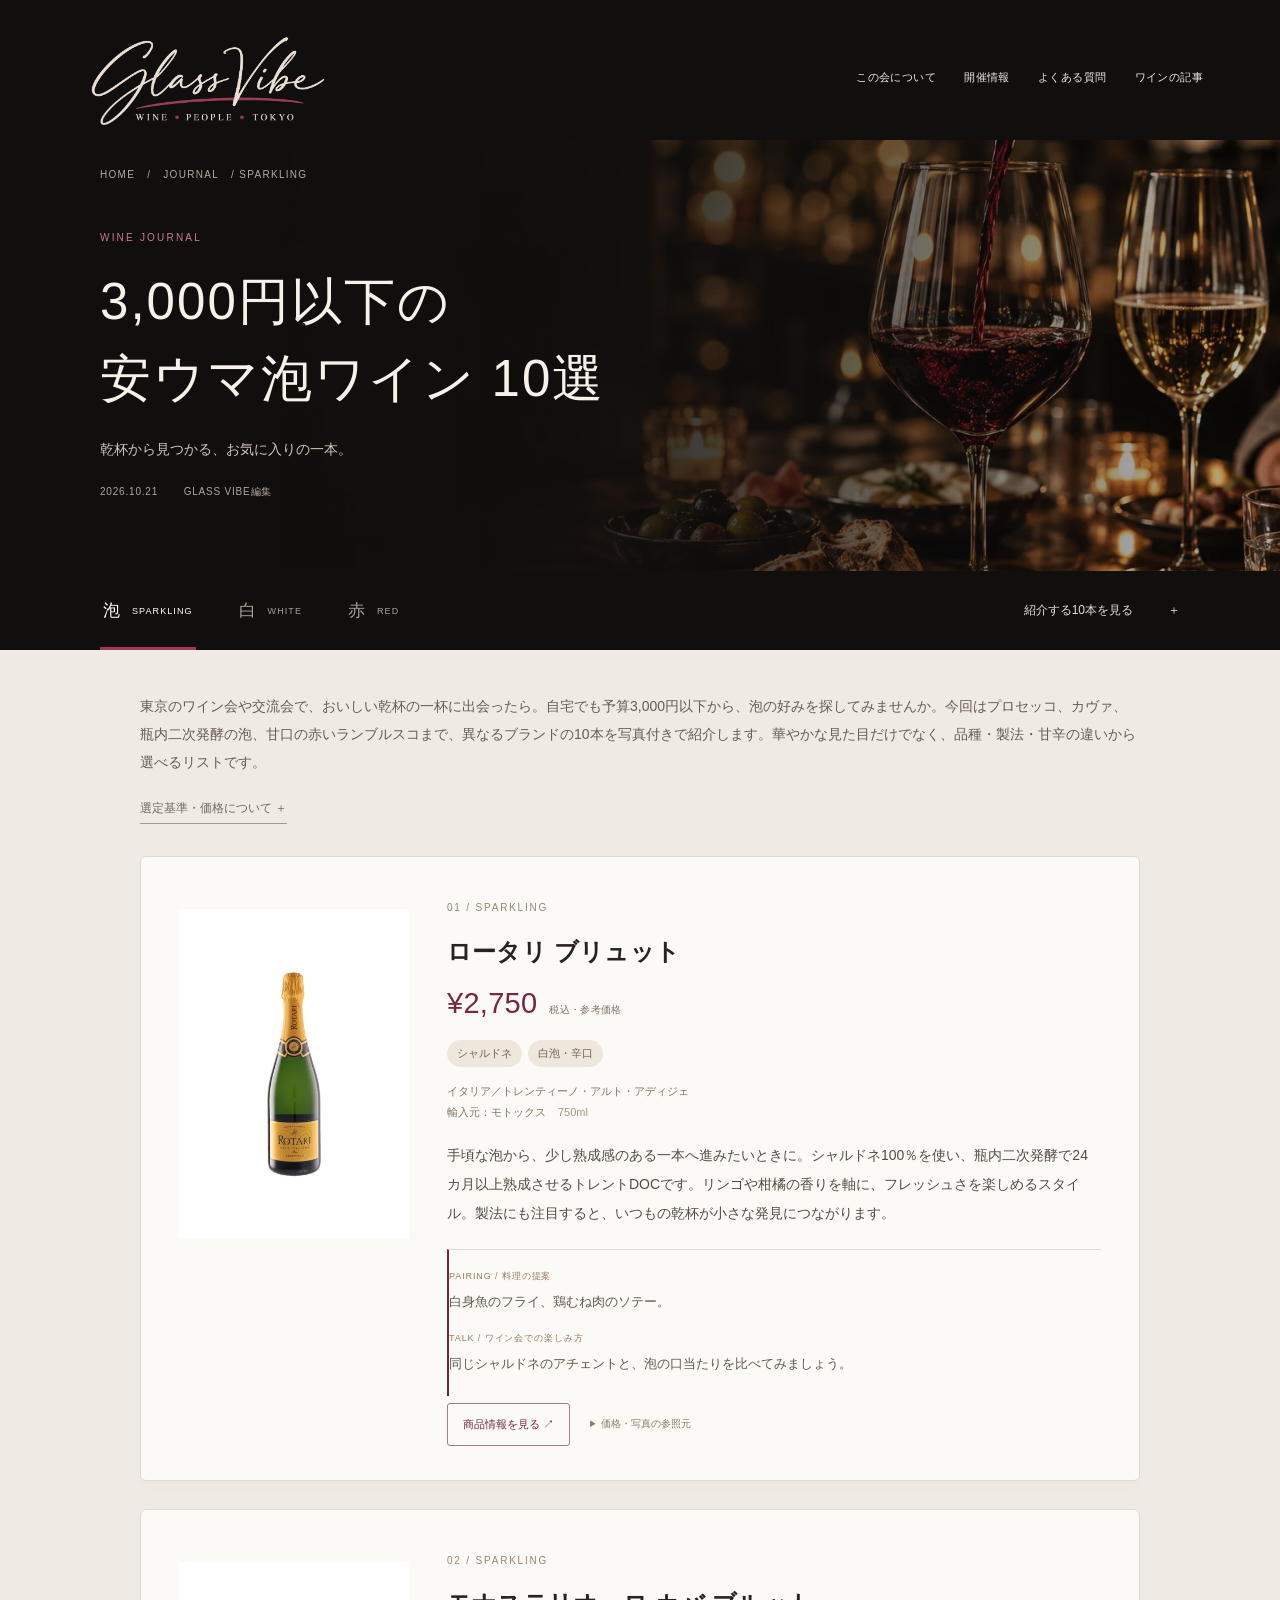
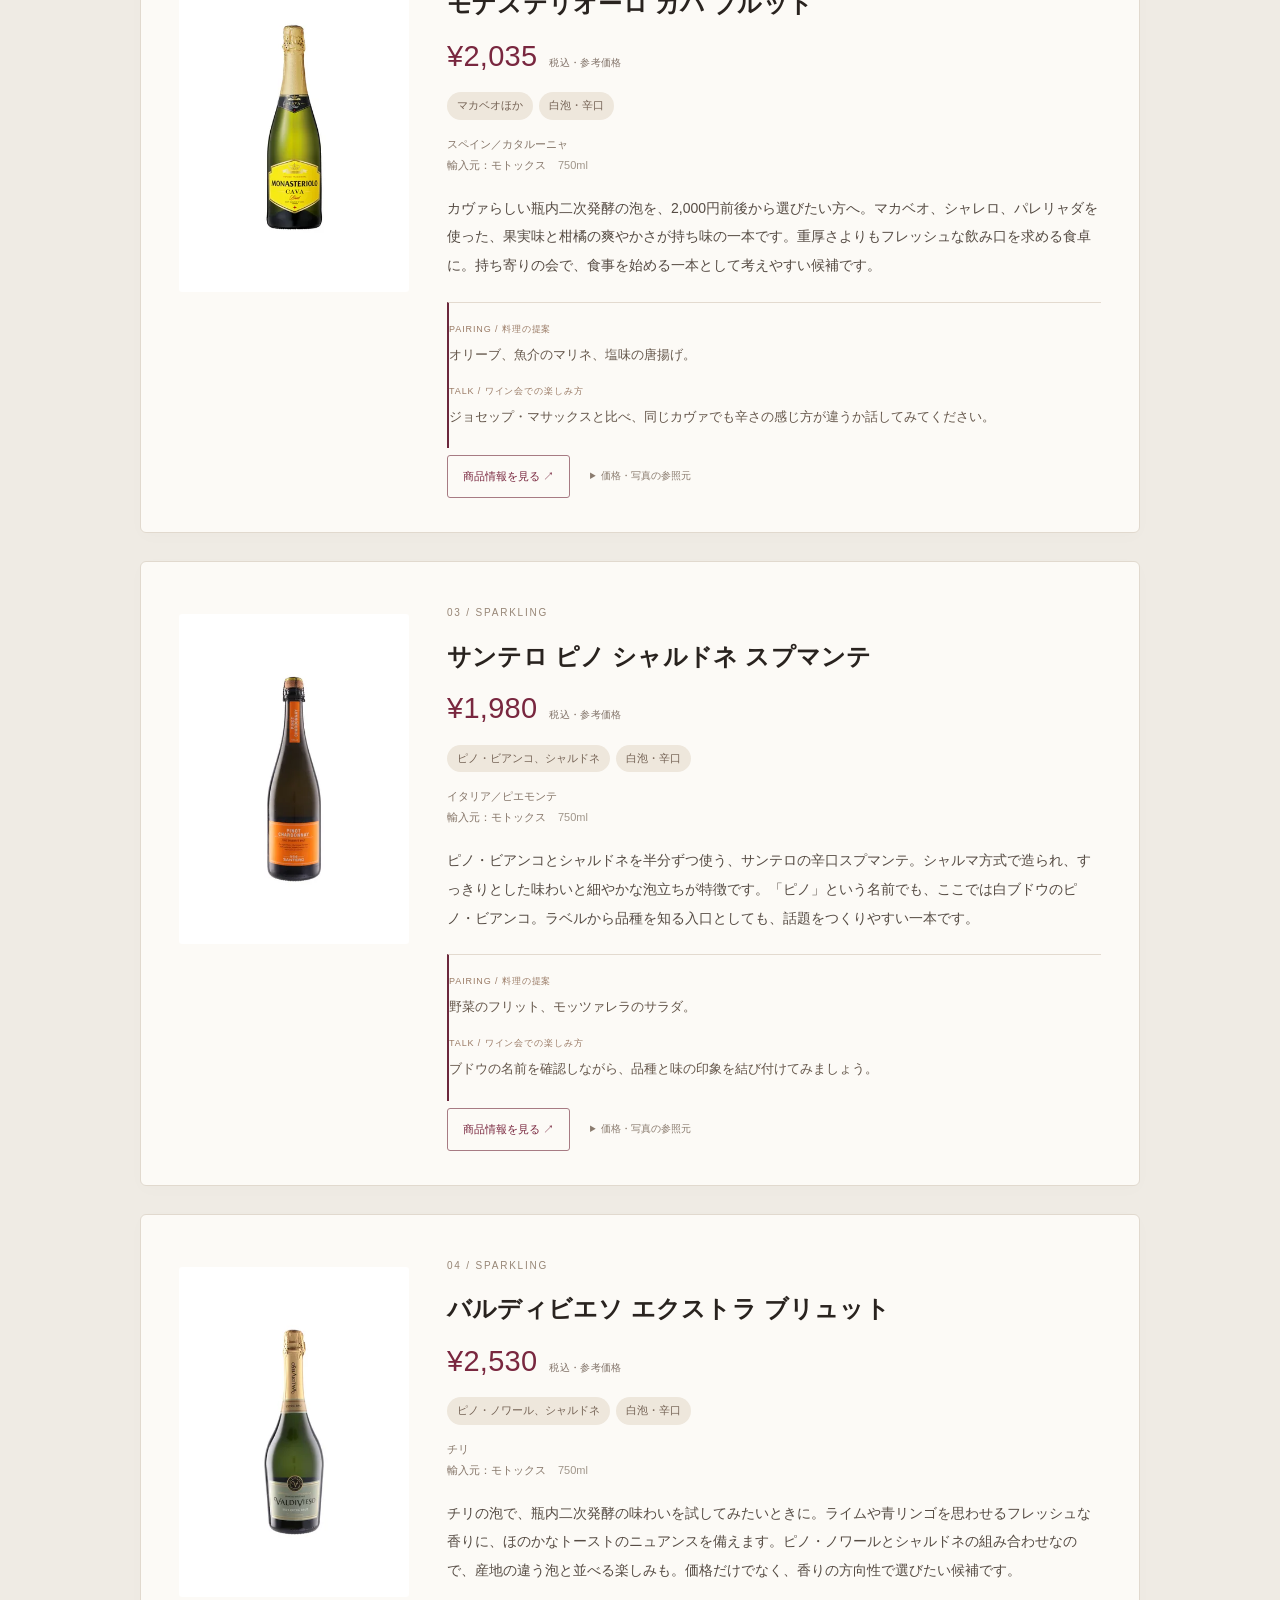
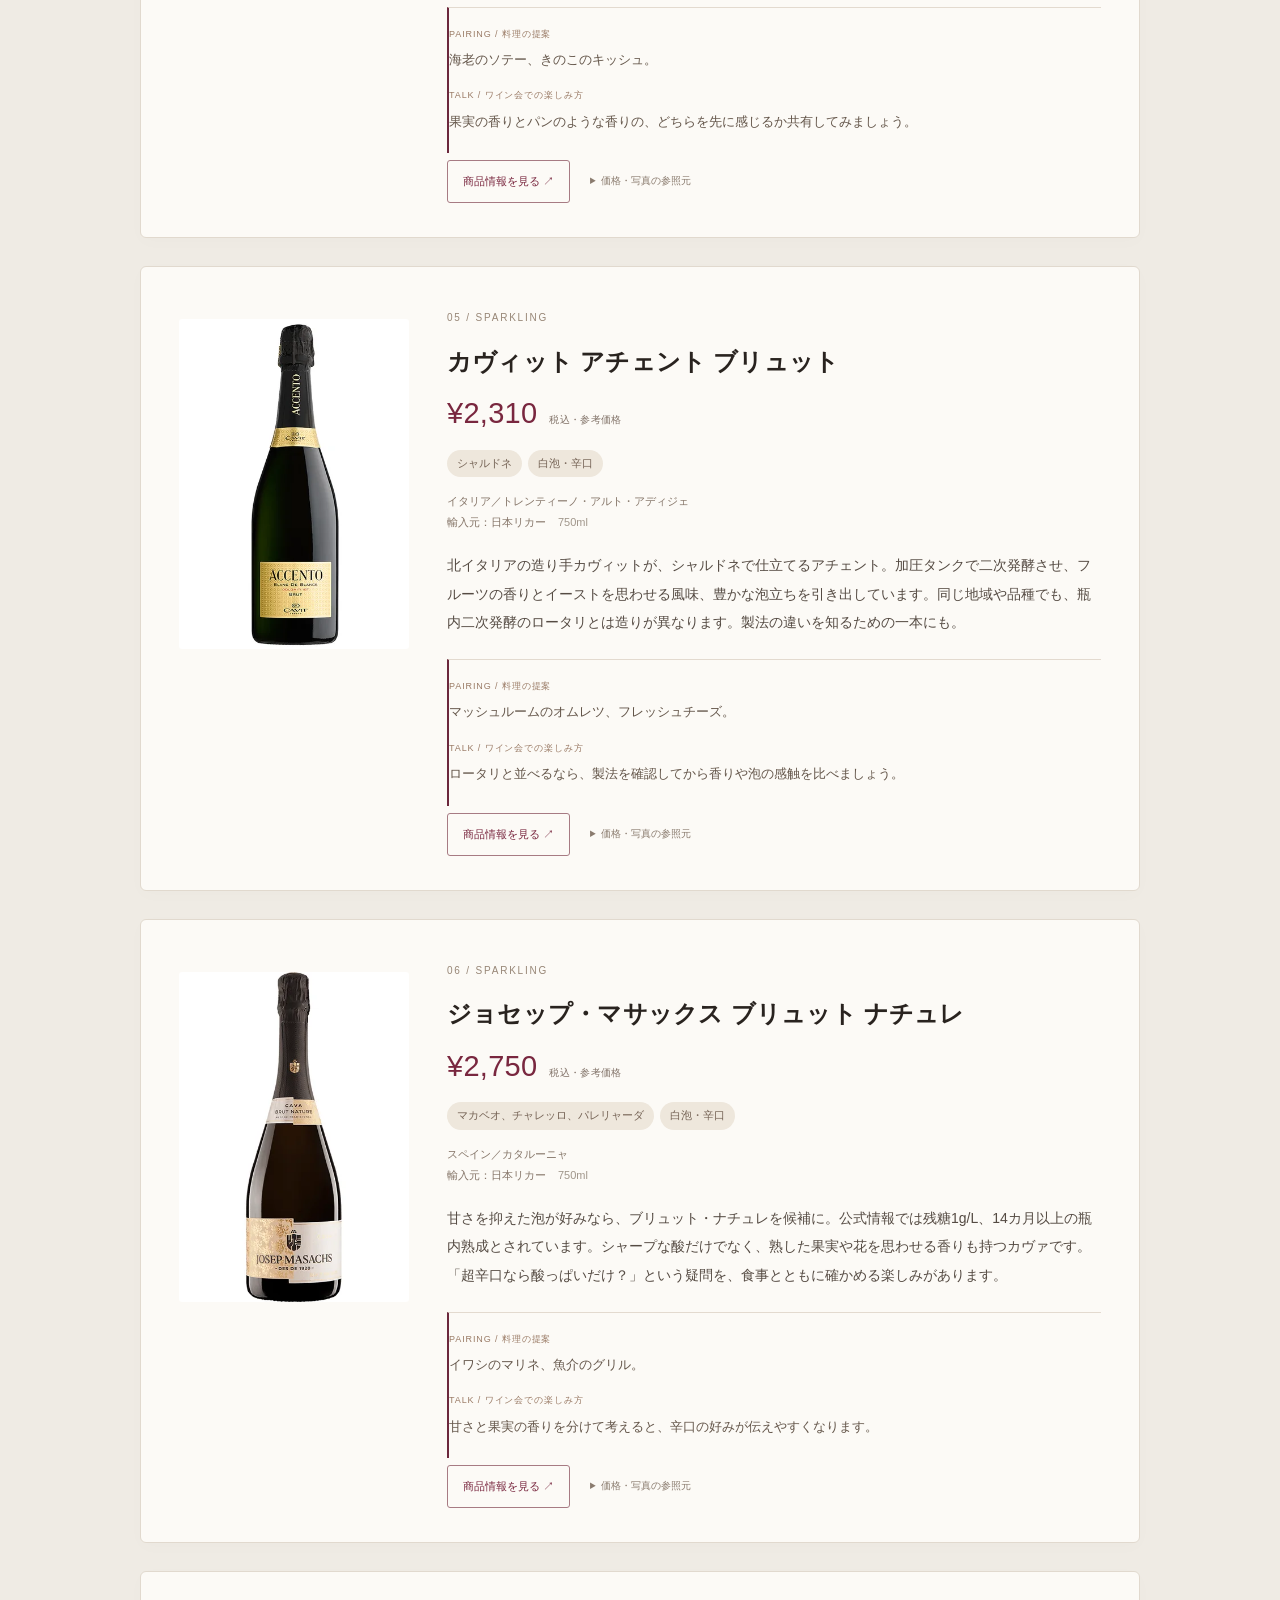
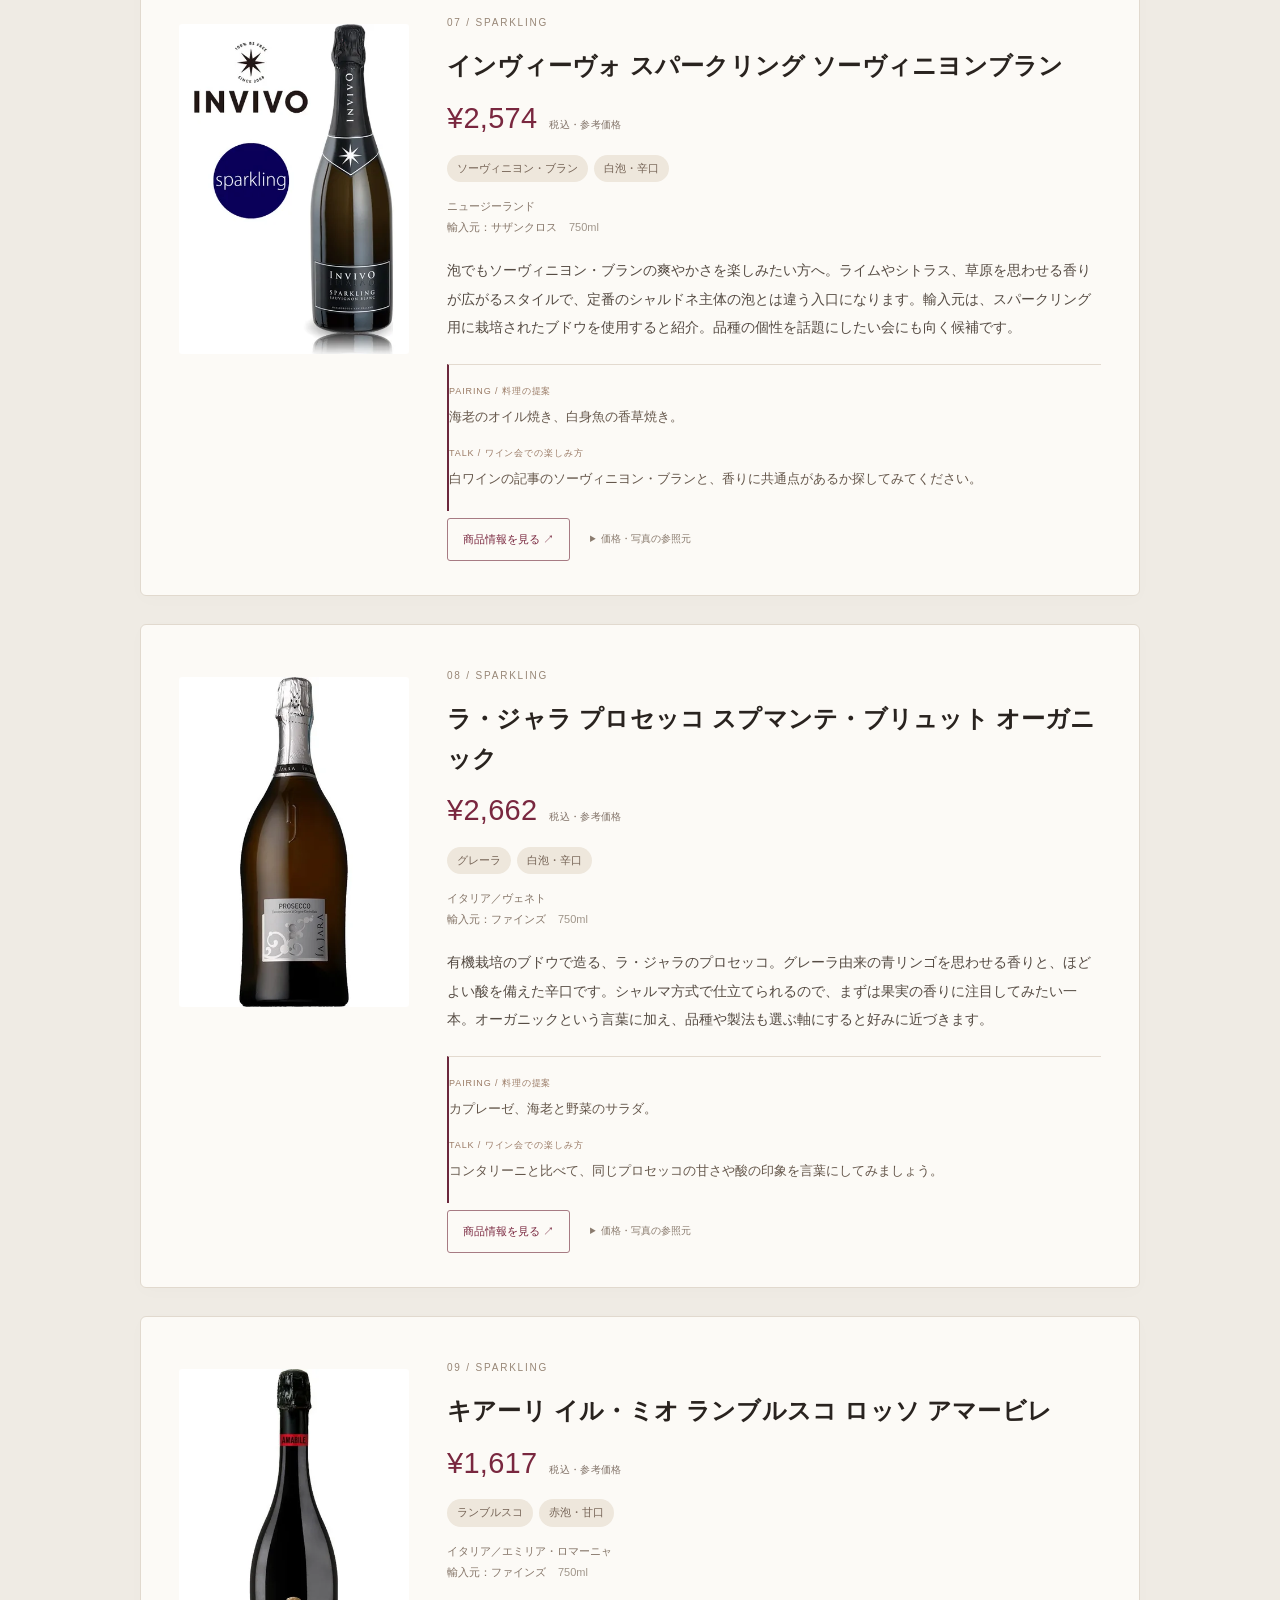
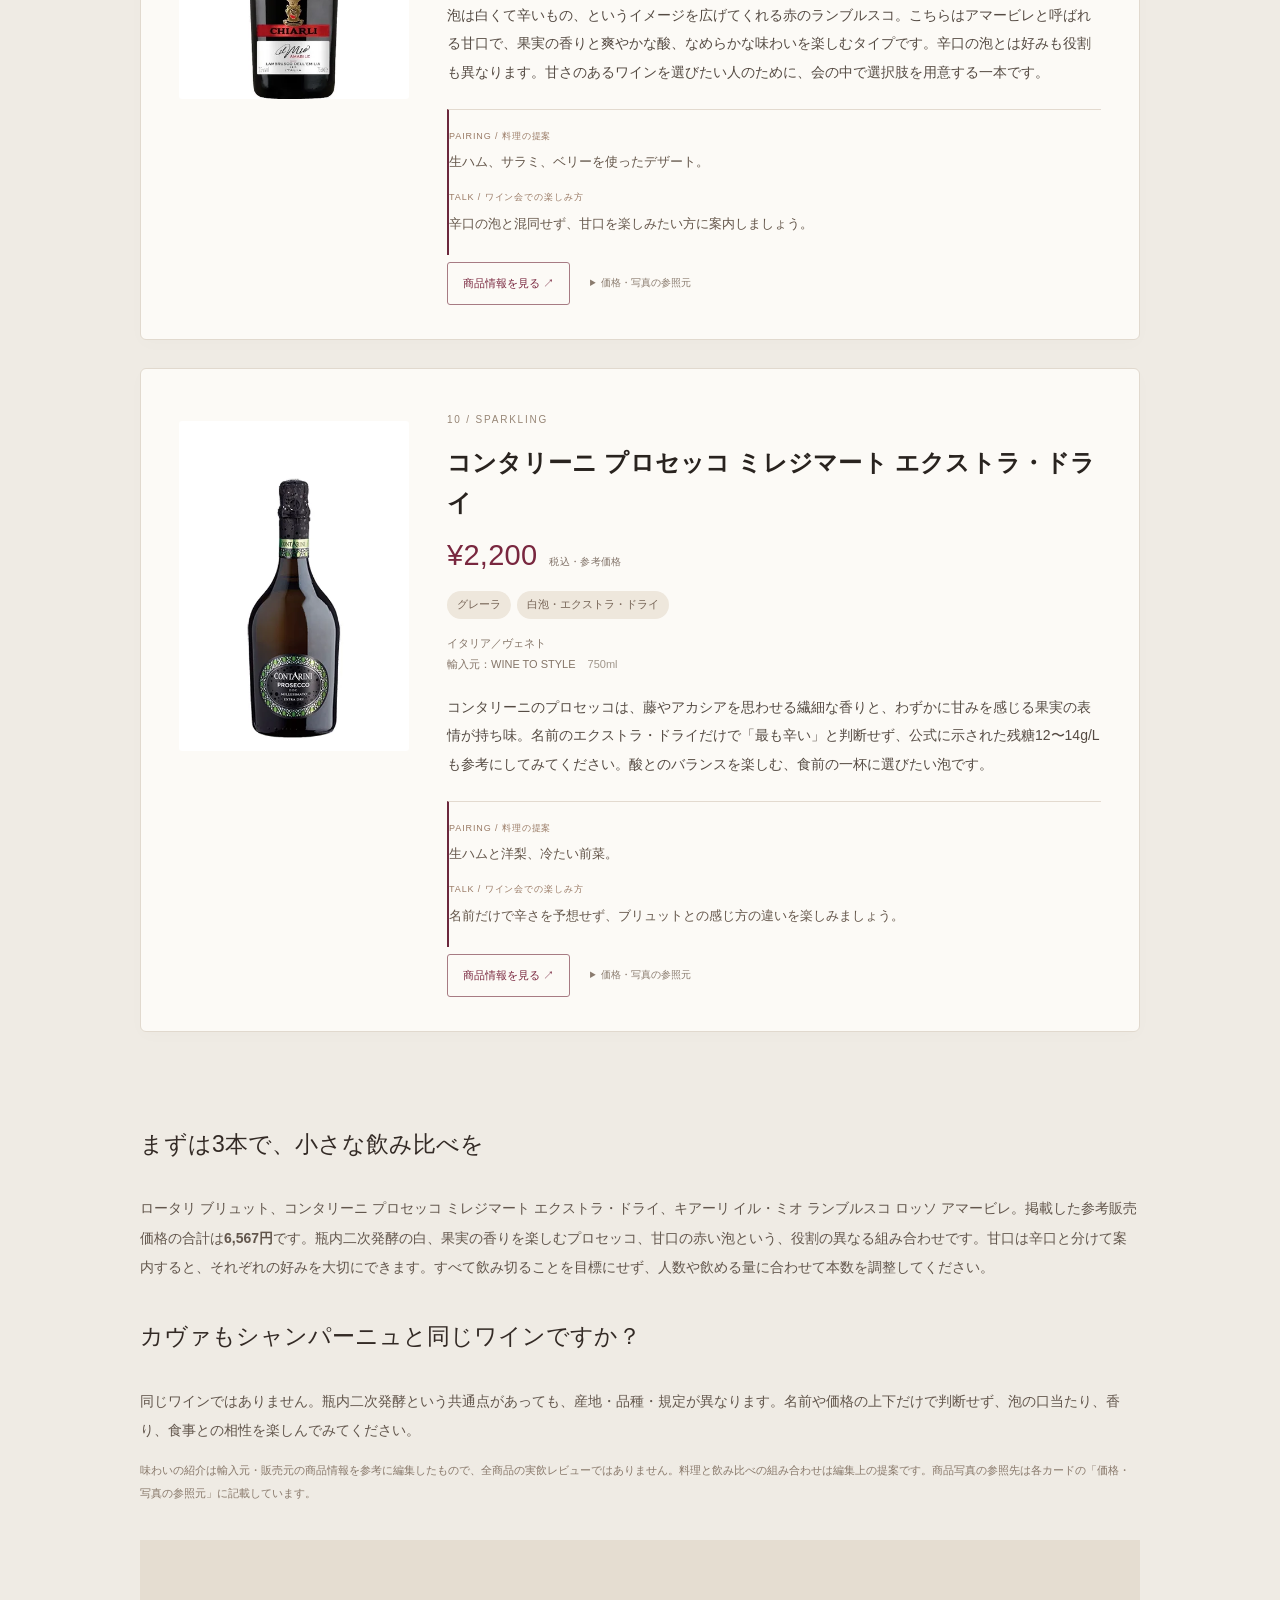
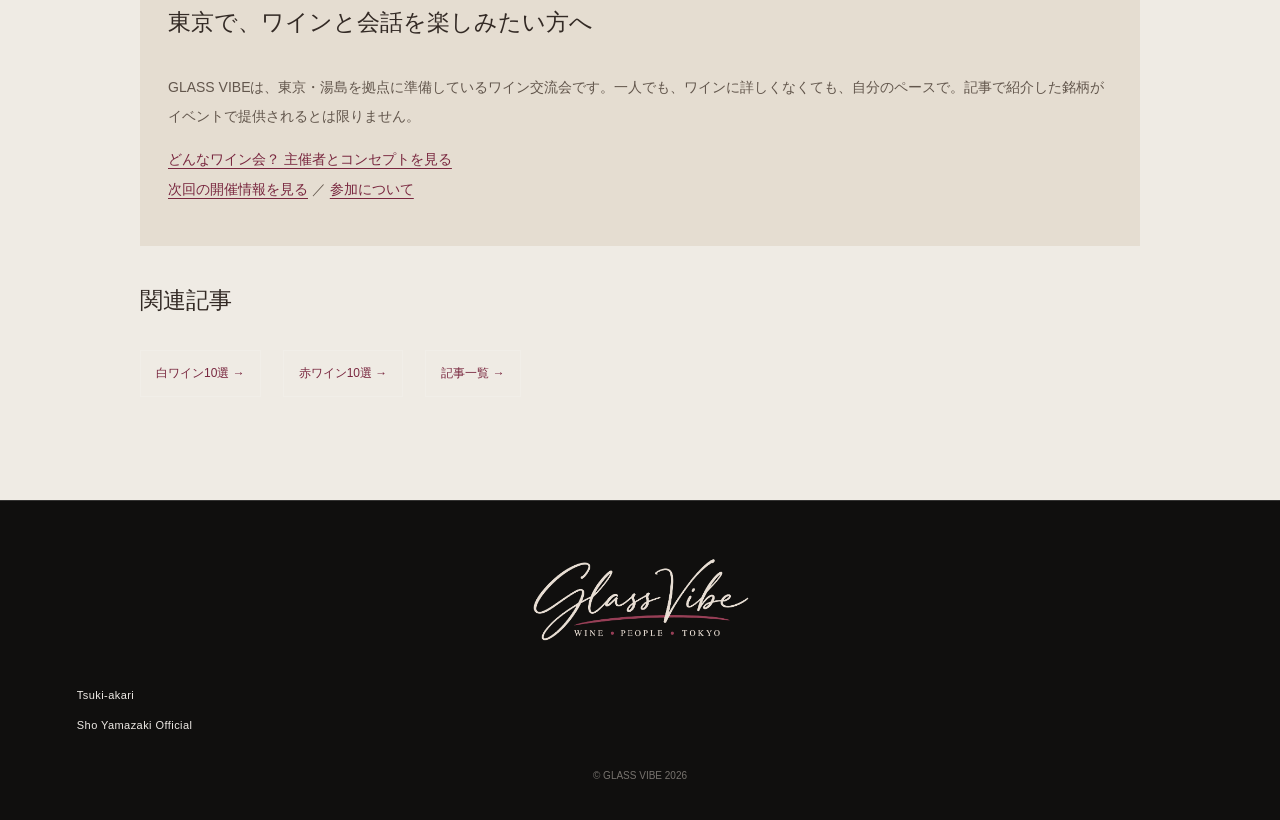
<file: affordable-sparkling.html>
<!doctype html>
<html lang="ja">
<head>
  <meta charset="utf-8">
  <meta name="viewport" content="width=device-width, initial-scale=1">
  <title>3,000円以下の安ウマ・スパークリングワイン10選｜東京のワイン会で楽しむ泡 | GLASS VIBE</title>
  <meta name="description" content="税込3,000円以下の泡ワインを10ブランド、写真・輸入元・販売価格付きで紹介。東京のワイン会や交流会に興味がある方へ、味わいと料理の組み合わせを解説します。">
  <meta name="theme-color" content="#0B0B0C">
  <meta property="og:title" content="3,000円以下の安ウマ・スパークリングワイン10選｜東京のワイン会で楽しむ泡">
  <meta property="og:description" content="税込3,000円以下の泡ワインを10ブランド、写真・輸入元・販売価格付きで紹介。東京のワイン会や交流会に興味がある方へ、味わいと料理の組み合わせを解説します。">
  <meta property="og:type" content="website">
  <meta property="og:site_name" content="GLASS VIBE">
  <meta property="og:url" content="https://glassvibe.tokyo/affordable-sparkling.html">
  <meta property="og:image" content="https://glassvibe.tokyo/assets/images/glass-vibe-social.jpg">
  <meta property="og:image:width" content="1200">
  <meta property="og:image:height" content="630">
  <meta property="og:image:alt" content="Glass Vibe — Wine · People · Tokyo。ワインと暖かな灯り。">
  <meta name="twitter:card" content="summary_large_image">
  <meta name="twitter:image" content="https://glassvibe.tokyo/assets/images/glass-vibe-social.jpg">
  <link rel="icon" href="assets/icons/favicon.svg" type="image/svg+xml">
  <link rel="stylesheet" href="styles.css?v=562d37430e">
  <script src="data/events.js?v=seo20261119" defer></script>
  <script src="script.js?v=seo20261119" defer></script>
<script type="application/ld+json">{"@context":"https://schema.org","@type":"Article","headline":"3,000円以下の安ウマ・スパークリングワイン10選｜東京のワイン会で楽しむ泡","description":"税込3,000円以下の泡ワインを10ブランド、写真・輸入元・販売価格付きで紹介。東京のワイン会や交流会に興味がある方へ、味わいと料理の組み合わせを解説します。","datePublished":"2026-10-21T21:00:00+09:00","dateModified":"2026-10-21T23:00:00+09:00","author":{"@type":"Organization","name":"GLASS VIBE"},"publisher":{"@type":"Organization","name":"GLASS VIBE"},"image":"https://glassvibe.tokyo/assets/images/glass-vibe-social.jpg","mainEntityOfPage":"https://glassvibe.tokyo/affordable-sparkling.html"}</script>
<link rel="stylesheet" href="article.css?v=22964a7c0f">
<script src="article.js?v=1" defer></script>  <link rel="canonical" href="https://glassvibe.tokyo/affordable-sparkling.html">
</head>
<body class="wine-article-page">
  <a class="skip-link" href="#main">本文へ移動</a>
  <header class="site-header" id="top">
    <a class="header-wordmark" href="index.html" aria-label="GLASS VIBE ホーム">
      <img class="signature-logo" src="assets/logo/glass-vibe-signature.png?v=bbfdf1d940" alt="Glass Vibe — Wine · People · Tokyo" width="1774" height="887">
    </a>
    <nav class="desktop-nav" aria-label="メインナビゲーション">
      <a href="about.html">この会について</a><a href="index.html#events">開催情報</a><a href="faq.html">よくある質問</a>
    <a href="articles.html">ワインの記事</a></nav>
    <button class="menu-toggle" type="button" aria-expanded="false" aria-controls="mobile-menu"><span class="menu-button-label">MENU</span><i aria-hidden="true"></i></button>
    <nav class="mobile-menu" id="mobile-menu" aria-label="モバイルナビゲーション" hidden><p class="menu-caption">EXPLORE GLASS VIBE</p><a href="about.html"><span><small>01 / ABOUT</small><span>この会について</span></span><i aria-hidden="true">↗</i></a><a href="index.html#events"><span><small>02 / EVENT</small><span>開催情報</span></span><i aria-hidden="true">↗</i></a><a href="faq.html"><span><small>03 / FAQ</small><span>参加について</span></span><i aria-hidden="true">↗</i></a><a href="articles.html"><span><small>04 / JOURNAL</small><span>ワインの記事</span></span><i aria-hidden="true">↗</i></a><p class="menu-note">WINE · PEOPLE · TOKYO</p></nav>
  </header>

  <main id="main" class="wine-journal"><article><header class="article-hero"><div class="hero-inner"><nav class="article-breadcrumb" aria-label="パンくず"><a href="index.html">HOME</a><span>/</span><a href="articles.html">JOURNAL</a><span>/ SPARKLING</span></nav><p class="article-eyebrow">WINE JOURNAL</p><h1>3,000円以下の<br>安ウマ泡ワイン<span>10選</span></h1><p class="article-subtitle">乾杯から見つかる、お気に入りの一本。</p><p class="article-meta">2026.10.21 <span>GLASS VIBE編集</span></p></div></header><div class="article-navigation"><nav class="wine-categories" aria-label="ワインの種類"><a href="affordable-sparkling.html" aria-current="page">泡<span>SPARKLING</span></a><a href="affordable-white.html">白<span>WHITE</span></a><a href="affordable-red.html">赤<span>RED</span></a></nav><details class="article-contents"><summary>紹介する10本を見る</summary><ol><li><a href="#wine-1"><span>01</span>ロータリ ブリュット</a></li><li><a href="#wine-2"><span>02</span>モナステリオーロ カバ ブルット</a></li><li><a href="#wine-3"><span>03</span>サンテロ ピノ シャルドネ スプマンテ</a></li><li><a href="#wine-4"><span>04</span>バルディビエソ エクストラ ブリュット</a></li><li><a href="#wine-5"><span>05</span>カヴィット アチェント ブリュット</a></li><li><a href="#wine-6"><span>06</span>ジョセップ・マサックス ブリュット ナチュレ</a></li><li><a href="#wine-7"><span>07</span>インヴィーヴォ スパークリング ソーヴィニヨンブラン</a></li><li><a href="#wine-8"><span>08</span>ラ・ジャラ プロセッコ スプマンテ・ブリュット オーガニック</a></li><li><a href="#wine-9"><span>09</span>キアーリ イル・ミオ ランブルスコ ロッソ アマービレ</a></li><li><a href="#wine-10"><span>10</span>コンタリーニ プロセッコ ミレジマート エクストラ・ドライ</a></li></ol></details></div><div class="article-paper"><div class="article-intro"><p>東京のワイン会や交流会で、おいしい乾杯の一杯に出会ったら。自宅でも予算3,000円以下から、泡の好みを探してみませんか。今回はプロセッコ、カヴァ、瓶内二次発酵の泡、甘口の赤いランブルスコまで、異なるブランドの10本を写真付きで紹介します。華やかな見た目だけでなく、品種・製法・甘辛の違いから選べるリストです。</p><details class="selection-policy"><summary>選定基準・価格について</summary><div class="price-note"><p><strong>選定条件：</strong>モトックス、日本リカー、サザンクロス、ファインズ、WINE TO STYLEの取り扱いから選んでいます。泡・白・赤の3記事を通じ、同じブランドは重複させていません。<br><strong>価格確認日：2026年10月21日。</strong>参考販売価格は各リンク先で確認した750ml・1本の税込価格です。送料・クール便料金は別途。市場平均・最安値ではなく、割引価格を含む販売例です。価格・在庫・年号は変わるため、購入時にご確認ください。</p></div><h2>ワイン会で楽しむ、泡ワインの選び方</h2><p>食事の始まりに合わせるなら辛口、柔らかな甘さも楽しみたいならプロセッコのエクストラ・ドライ、甘口を選びたいなら赤のランブルスコ。名前だけで辛さを決めず、商品説明も確認しましょう。製法が同じでも、産地や品種が変われば印象は変わります。</p></details></div><div class="wine-list"><section class="wine-entry" id="wine-1" aria-labelledby="wine-title-1"><figure class="bottle-photo"><img src="assets/wines/importers/m641211.webp" alt="ロータリ ブリュットのボトル写真" width="360" height="580" loading="lazy" decoding="async"></figure><div class="wine-heading"><span class="wine-number">01 / SPARKLING</span><h2 id="wine-title-1">ロータリ ブリュット</h2><div class="wine-price">¥2,750<small>税込・参考価格</small></div><div class="wine-tags"><span>シャルドネ</span><span>白泡・辛口</span></div><p class="wine-spec">イタリア／トレンティーノ・アルト・アディジェ<br>輸入元：モトックス<span class="bottle-volume">750ml</span></p></div><div class="wine-body"><p class="wine-copy">手頃な泡から、少し熟成感のある一本へ進みたいときに。シャルドネ100％を使い、瓶内二次発酵で24カ月以上熟成させるトレントDOCです。リンゴや柑橘の香りを軸に、フレッシュさを楽しめるスタイル。製法にも注目すると、いつもの乾杯が小さな発見につながります。</p><div class="wine-detail"><p><span class="detail-label">PAIRING / 料理の提案</span>白身魚のフライ、鶏むね肉のソテー。</p><p><span class="detail-label">TALK / ワイン会での楽しみ方</span>同じシャルドネのアチェントと、泡の口当たりを比べてみましょう。</p></div><div class="wine-actions"><a href="https://www.mottox.co.jp/catalog/wine/641211" target="_blank" rel="noopener noreferrer">商品情報を見る ↗</a><details class="wine-sources"><summary>価格・写真の参照元</summary><p>価格確認先：<a href="https://www.uncork.shop/shop/g/g641211/" target="_blank" rel="noopener noreferrer">UNCORK（モトックス直営） ↗</a><br>写真参照：<a href="https://www.mottox.co.jp/catalog/wine/641211" target="_blank" rel="noopener noreferrer">モトックス ↗</a><br>価格確認：2026年10月21日。送料別。ラベル・年号は販売品と異なる場合があります。</p></details></div></div></section>
<section class="wine-entry" id="wine-2" aria-labelledby="wine-title-2"><figure class="bottle-photo"><img src="assets/wines/importers/m641982.webp" alt="モナステリオーロ カバ ブルットのボトル写真" width="360" height="580" loading="lazy" decoding="async"></figure><div class="wine-heading"><span class="wine-number">02 / SPARKLING</span><h2 id="wine-title-2">モナステリオーロ カバ ブルット</h2><div class="wine-price">¥2,035<small>税込・参考価格</small></div><div class="wine-tags"><span>マカベオほか</span><span>白泡・辛口</span></div><p class="wine-spec">スペイン／カタルーニャ<br>輸入元：モトックス<span class="bottle-volume">750ml</span></p></div><div class="wine-body"><p class="wine-copy">カヴァらしい瓶内二次発酵の泡を、2,000円前後から選びたい方へ。マカベオ、シャレロ、パレリャダを使った、果実味と柑橘の爽やかさが持ち味の一本です。重厚さよりもフレッシュな飲み口を求める食卓に。持ち寄りの会で、食事を始める一本として考えやすい候補です。</p><div class="wine-detail"><p><span class="detail-label">PAIRING / 料理の提案</span>オリーブ、魚介のマリネ、塩味の唐揚げ。</p><p><span class="detail-label">TALK / ワイン会での楽しみ方</span>ジョセップ・マサックスと比べ、同じカヴァでも辛さの感じ方が違うか話してみてください。</p></div><div class="wine-actions"><a href="https://www.mottox.co.jp/catalog/wine/641982" target="_blank" rel="noopener noreferrer">商品情報を見る ↗</a><details class="wine-sources"><summary>価格・写真の参照元</summary><p>価格確認先：<a href="https://www.uncork.shop/shop/g/g641982/" target="_blank" rel="noopener noreferrer">UNCORK（モトックス直営） ↗</a><br>写真参照：<a href="https://www.mottox.co.jp/catalog/wine/641982" target="_blank" rel="noopener noreferrer">モトックス ↗</a><br>価格確認：2026年10月21日。送料別。ラベル・年号は販売品と異なる場合があります。</p></details></div></div></section>
<section class="wine-entry" id="wine-3" aria-labelledby="wine-title-3"><figure class="bottle-photo"><img src="assets/wines/importers/m650737.webp" alt="サンテロ ピノ シャルドネ スプマンテのボトル写真" width="360" height="580" loading="lazy" decoding="async"></figure><div class="wine-heading"><span class="wine-number">03 / SPARKLING</span><h2 id="wine-title-3">サンテロ ピノ シャルドネ スプマンテ</h2><div class="wine-price">¥1,980<small>税込・参考価格</small></div><div class="wine-tags"><span>ピノ・ビアンコ、シャルドネ</span><span>白泡・辛口</span></div><p class="wine-spec">イタリア／ピエモンテ<br>輸入元：モトックス<span class="bottle-volume">750ml</span></p></div><div class="wine-body"><p class="wine-copy">ピノ・ビアンコとシャルドネを半分ずつ使う、サンテロの辛口スプマンテ。シャルマ方式で造られ、すっきりとした味わいと細やかな泡立ちが特徴です。「ピノ」という名前でも、ここでは白ブドウのピノ・ビアンコ。ラベルから品種を知る入口としても、話題をつくりやすい一本です。</p><div class="wine-detail"><p><span class="detail-label">PAIRING / 料理の提案</span>野菜のフリット、モッツァレラのサラダ。</p><p><span class="detail-label">TALK / ワイン会での楽しみ方</span>ブドウの名前を確認しながら、品種と味の印象を結び付けてみましょう。</p></div><div class="wine-actions"><a href="https://www.mottox.co.jp/catalog/wine/650737" target="_blank" rel="noopener noreferrer">商品情報を見る ↗</a><details class="wine-sources"><summary>価格・写真の参照元</summary><p>価格確認先：<a href="https://www.uncork.shop/shop/g/g650737/" target="_blank" rel="noopener noreferrer">UNCORK（モトックス直営） ↗</a><br>写真参照：<a href="https://www.mottox.co.jp/catalog/wine/650737" target="_blank" rel="noopener noreferrer">モトックス ↗</a><br>価格確認：2026年10月21日。送料別。ラベル・年号は販売品と異なる場合があります。</p></details></div></div></section>
<section class="wine-entry" id="wine-4" aria-labelledby="wine-title-4"><figure class="bottle-photo"><img src="assets/wines/importers/m650971.webp" alt="バルディビエソ エクストラ ブリュットのボトル写真" width="360" height="580" loading="lazy" decoding="async"></figure><div class="wine-heading"><span class="wine-number">04 / SPARKLING</span><h2 id="wine-title-4">バルディビエソ エクストラ ブリュット</h2><div class="wine-price">¥2,530<small>税込・参考価格</small></div><div class="wine-tags"><span>ピノ・ノワール、シャルドネ</span><span>白泡・辛口</span></div><p class="wine-spec">チリ<br>輸入元：モトックス<span class="bottle-volume">750ml</span></p></div><div class="wine-body"><p class="wine-copy">チリの泡で、瓶内二次発酵の味わいを試してみたいときに。ライムや青リンゴを思わせるフレッシュな香りに、ほのかなトーストのニュアンスを備えます。ピノ・ノワールとシャルドネの組み合わせなので、産地の違う泡と並べる楽しみも。価格だけでなく、香りの方向性で選びたい候補です。</p><div class="wine-detail"><p><span class="detail-label">PAIRING / 料理の提案</span>海老のソテー、きのこのキッシュ。</p><p><span class="detail-label">TALK / ワイン会での楽しみ方</span>果実の香りとパンのような香りの、どちらを先に感じるか共有してみましょう。</p></div><div class="wine-actions"><a href="https://www.mottox.co.jp/catalog/wine/650971" target="_blank" rel="noopener noreferrer">商品情報を見る ↗</a><details class="wine-sources"><summary>価格・写真の参照元</summary><p>価格確認先：<a href="https://www.uncork.shop/shop/g/g650971/" target="_blank" rel="noopener noreferrer">UNCORK（モトックス直営） ↗</a><br>写真参照：<a href="https://www.mottox.co.jp/catalog/wine/650971" target="_blank" rel="noopener noreferrer">モトックス ↗</a><br>価格確認：2026年10月21日。送料別。ラベル・年号は販売品と異なる場合があります。</p></details></div></div></section>
<section class="wine-entry" id="wine-5" aria-labelledby="wine-title-5"><figure class="bottle-photo"><img src="assets/wines/importers/nl000000000609.webp" alt="カヴィット アチェント ブリュットのボトル写真" width="360" height="580" loading="lazy" decoding="async"></figure><div class="wine-heading"><span class="wine-number">05 / SPARKLING</span><h2 id="wine-title-5">カヴィット アチェント ブリュット</h2><div class="wine-price">¥2,310<small>税込・参考価格</small></div><div class="wine-tags"><span>シャルドネ</span><span>白泡・辛口</span></div><p class="wine-spec">イタリア／トレンティーノ・アルト・アディジェ<br>輸入元：日本リカー<span class="bottle-volume">750ml</span></p></div><div class="wine-body"><p class="wine-copy">北イタリアの造り手カヴィットが、シャルドネで仕立てるアチェント。加圧タンクで二次発酵させ、フルーツの香りとイーストを思わせる風味、豊かな泡立ちを引き出しています。同じ地域や品種でも、瓶内二次発酵のロータリとは造りが異なります。製法の違いを知るための一本にも。</p><div class="wine-detail"><p><span class="detail-label">PAIRING / 料理の提案</span>マッシュルームのオムレツ、フレッシュチーズ。</p><p><span class="detail-label">TALK / ワイン会での楽しみ方</span>ロータリと並べるなら、製法を確認してから香りや泡の感触を比べましょう。</p></div><div class="wine-actions"><a href="https://www.yourcellar.jp/view/item/000000000609" target="_blank" rel="noopener noreferrer">商品情報を見る ↗</a><details class="wine-sources"><summary>価格・写真の参照元</summary><p>価格確認先：<a href="https://www.yourcellar.jp/view/item/000000000609" target="_blank" rel="noopener noreferrer">Your Cellar（日本リカー直営） ↗</a><br>写真参照：<a href="https://www.yourcellar.jp/view/item/000000000609" target="_blank" rel="noopener noreferrer">日本リカー ↗</a><br>価格確認：2026年10月21日。送料別。ラベル・年号は販売品と異なる場合があります。</p></details></div></div></section>
<section class="wine-entry" id="wine-6" aria-labelledby="wine-title-6"><figure class="bottle-photo"><img src="assets/wines/importers/nl000000001099.webp" alt="ジョセップ・マサックス ブリュット ナチュレのボトル写真" width="360" height="580" loading="lazy" decoding="async"></figure><div class="wine-heading"><span class="wine-number">06 / SPARKLING</span><h2 id="wine-title-6">ジョセップ・マサックス ブリュット ナチュレ</h2><div class="wine-price">¥2,750<small>税込・参考価格</small></div><div class="wine-tags"><span>マカベオ、チャレッロ、パレリャーダ</span><span>白泡・辛口</span></div><p class="wine-spec">スペイン／カタルーニャ<br>輸入元：日本リカー<span class="bottle-volume">750ml</span></p></div><div class="wine-body"><p class="wine-copy">甘さを抑えた泡が好みなら、ブリュット・ナチュレを候補に。公式情報では残糖1g/L、14カ月以上の瓶内熟成とされています。シャープな酸だけでなく、熟した果実や花を思わせる香りも持つカヴァです。「超辛口なら酸っぱいだけ？」という疑問を、食事とともに確かめる楽しみがあります。</p><div class="wine-detail"><p><span class="detail-label">PAIRING / 料理の提案</span>イワシのマリネ、魚介のグリル。</p><p><span class="detail-label">TALK / ワイン会での楽しみ方</span>甘さと果実の香りを分けて考えると、辛口の好みが伝えやすくなります。</p></div><div class="wine-actions"><a href="https://www.yourcellar.jp/view/item/000000001099" target="_blank" rel="noopener noreferrer">商品情報を見る ↗</a><details class="wine-sources"><summary>価格・写真の参照元</summary><p>価格確認先：<a href="https://www.yourcellar.jp/view/item/000000001099" target="_blank" rel="noopener noreferrer">Your Cellar（日本リカー直営） ↗</a><br>写真参照：<a href="https://www.yourcellar.jp/view/item/000000001099" target="_blank" rel="noopener noreferrer">日本リカー ↗</a><br>価格確認：2026年10月21日。送料別。ラベル・年号は販売品と異なる場合があります。</p></details></div></div></section>
<section class="wine-entry" id="wine-7" aria-labelledby="wine-title-7"><figure class="bottle-photo"><img src="assets/wines/importers/sc-invivo.webp" alt="インヴィーヴォ スパークリング ソーヴィニヨンブランのボトル写真" width="360" height="580" loading="lazy" decoding="async"></figure><div class="wine-heading"><span class="wine-number">07 / SPARKLING</span><h2 id="wine-title-7">インヴィーヴォ スパークリング ソーヴィニヨンブラン</h2><div class="wine-price">¥2,574<small>税込・参考価格</small></div><div class="wine-tags"><span>ソーヴィニヨン・ブラン</span><span>白泡・辛口</span></div><p class="wine-spec">ニュージーランド<br>輸入元：サザンクロス<span class="bottle-volume">750ml</span></p></div><div class="wine-body"><p class="wine-copy">泡でもソーヴィニヨン・ブランの爽やかさを楽しみたい方へ。ライムやシトラス、草原を思わせる香りが広がるスタイルで、定番のシャルドネ主体の泡とは違う入口になります。輸入元は、スパークリング用に栽培されたブドウを使用すると紹介。品種の個性を話題にしたい会にも向く候補です。</p><div class="wine-detail"><p><span class="detail-label">PAIRING / 料理の提案</span>海老のオイル焼き、白身魚の香草焼き。</p><p><span class="detail-label">TALK / ワイン会での楽しみ方</span>白ワインの記事のソーヴィニヨン・ブランと、香りに共通点があるか探してみてください。</p></div><div class="wine-actions"><a href="https://scnz.jp/products/invivo-sparkling-sauvignon-blanc-nv/" target="_blank" rel="noopener noreferrer">商品情報を見る ↗</a><details class="wine-sources"><summary>価格・写真の参照元</summary><p>価格確認先：<a href="https://www.yamatoya-e.com/SHOP/invivo23572.html" target="_blank" rel="noopener noreferrer">大和屋酒舗 ↗</a><br>写真参照：<a href="https://scnz.jp/products/invivo-sparkling-sauvignon-blanc-nv/" target="_blank" rel="noopener noreferrer">サザンクロス ↗</a><br>価格確認：2026年10月21日。送料別。ラベル・年号は販売品と異なる場合があります。</p></details></div></div></section>
<section class="wine-entry" id="wine-8" aria-labelledby="wine-title-8"><figure class="bottle-photo"><img src="assets/wines/importers/f4582181939899.webp" alt="ラ・ジャラ プロセッコ スプマンテ・ブリュット オーガニックのボトル写真" width="360" height="580" loading="lazy" decoding="async"></figure><div class="wine-heading"><span class="wine-number">08 / SPARKLING</span><h2 id="wine-title-8">ラ・ジャラ プロセッコ スプマンテ・ブリュット オーガニック</h2><div class="wine-price">¥2,662<small>税込・参考価格</small></div><div class="wine-tags"><span>グレーラ</span><span>白泡・辛口</span></div><p class="wine-spec">イタリア／ヴェネト<br>輸入元：ファインズ<span class="bottle-volume">750ml</span></p></div><div class="wine-body"><p class="wine-copy">有機栽培のブドウで造る、ラ・ジャラのプロセッコ。グレーラ由来の青リンゴを思わせる香りと、ほどよい酸を備えた辛口です。シャルマ方式で仕立てられるので、まずは果実の香りに注目してみたい一本。オーガニックという言葉に加え、品種や製法も選ぶ軸にすると好みに近づきます。</p><div class="wine-detail"><p><span class="detail-label">PAIRING / 料理の提案</span>カプレーゼ、海老と野菜のサラダ。</p><p><span class="detail-label">TALK / ワイン会での楽しみ方</span>コンタリーニと比べて、同じプロセッコの甘さや酸の印象を言葉にしてみましょう。</p></div><div class="wine-actions"><a href="https://www.fwines.co.jp/news/catalog/" target="_blank" rel="noopener noreferrer">商品情報を見る ↗</a><details class="wine-sources"><summary>価格・写真の参照元</summary><p>価格確認先：<a href="https://www.cavederelax.com/products/4582181939899" target="_blank" rel="noopener noreferrer">THE CELLAR ↗</a><br>写真参照：<a href="https://www.cavederelax.com/products/4582181939899" target="_blank" rel="noopener noreferrer">THE CELLAR ↗</a><br>価格確認：2026年10月21日。送料別。ラベル・年号は販売品と異なる場合があります。</p></details></div></div></section>
<section class="wine-entry" id="wine-9" aria-labelledby="wine-title-9"><figure class="bottle-photo"><img src="assets/wines/importers/f-kiari.webp" alt="キアーリ イル・ミオ ランブルスコ ロッソ アマービレのボトル写真" width="360" height="580" loading="lazy" decoding="async"></figure><div class="wine-heading"><span class="wine-number">09 / SPARKLING</span><h2 id="wine-title-9">キアーリ イル・ミオ ランブルスコ ロッソ アマービレ</h2><div class="wine-price">¥1,617<small>税込・参考価格</small></div><div class="wine-tags"><span>ランブルスコ</span><span>赤泡・甘口</span></div><p class="wine-spec">イタリア／エミリア・ロマーニャ<br>輸入元：ファインズ<span class="bottle-volume">750ml</span></p></div><div class="wine-body"><p class="wine-copy">泡は白くて辛いもの、というイメージを広げてくれる赤のランブルスコ。こちらはアマービレと呼ばれる甘口で、果実の香りと爽やかな酸、なめらかな味わいを楽しむタイプです。辛口の泡とは好みも役割も異なります。甘さのあるワインを選びたい人のために、会の中で選択肢を用意する一本です。</p><div class="wine-detail"><p><span class="detail-label">PAIRING / 料理の提案</span>生ハム、サラミ、ベリーを使ったデザート。</p><p><span class="detail-label">TALK / ワイン会での楽しみ方</span>辛口の泡と混同せず、甘口を楽しみたい方に案内しましょう。</p></div><div class="wine-actions"><a href="https://www.fwines.co.jp/news/catalog/pdf/2026_Stable-supply-product.pdf#page=5" target="_blank" rel="noopener noreferrer">商品情報を見る ↗</a><details class="wine-sources"><summary>価格・写真の参照元</summary><p>価格確認先：<a href="https://cave-online.suntory-service.co.jp/view/item/000000010186" target="_blank" rel="noopener noreferrer">カーヴ・ド・ヴァン ↗</a><br>写真参照：<a href="https://cave-online.suntory-service.co.jp/view/item/000000010186" target="_blank" rel="noopener noreferrer">カーヴ・ド・ヴァン ↗</a><br>価格確認：2026年10月21日。送料別。ラベル・年号は販売品と異なる場合があります。</p></details></div></div></section>
<section class="wine-entry" id="wine-10" aria-labelledby="wine-title-10"><figure class="bottle-photo"><img src="assets/wines/importers/wts-contarini.webp" alt="コンタリーニ プロセッコ ミレジマート エクストラ・ドライのボトル写真" width="360" height="580" loading="lazy" decoding="async"></figure><div class="wine-heading"><span class="wine-number">10 / SPARKLING</span><h2 id="wine-title-10">コンタリーニ プロセッコ ミレジマート エクストラ・ドライ</h2><div class="wine-price">¥2,200<small>税込・参考価格</small></div><div class="wine-tags"><span>グレーラ</span><span>白泡・エクストラ・ドライ</span></div><p class="wine-spec">イタリア／ヴェネト<br>輸入元：WINE TO STYLE<span class="bottle-volume">750ml</span></p></div><div class="wine-body"><p class="wine-copy">コンタリーニのプロセッコは、藤やアカシアを思わせる繊細な香りと、わずかに甘みを感じる果実の表情が持ち味。名前のエクストラ・ドライだけで「最も辛い」と判断せず、公式に示された残糖12〜14g/Lも参考にしてみてください。酸とのバランスを楽しむ、食前の一杯に選びたい泡です。</p><div class="wine-detail"><p><span class="detail-label">PAIRING / 料理の提案</span>生ハムと洋梨、冷たい前菜。</p><p><span class="detail-label">TALK / ワイン会での楽しみ方</span>名前だけで辛さを予想せず、ブリュットとの感じ方の違いを楽しみましょう。</p></div><div class="wine-actions"><a href="https://www.winetostyle.co.jp/wines/product_detail.cfm?pdtID=20074" target="_blank" rel="noopener noreferrer">商品情報を見る ↗</a><details class="wine-sources"><summary>価格・写真の参照元</summary><p>価格確認先：<a href="https://www.winetostyle.co.jp/wines/product_detail.cfm?pdtID=20074" target="_blank" rel="noopener noreferrer">WINE TO STYLE公式 ↗</a><br>写真参照：<a href="https://www.winetostyle.co.jp/wines/product_detail.cfm?pdtID=20074" target="_blank" rel="noopener noreferrer">WINE TO STYLE ↗</a><br>価格確認：2026年10月21日。送料別。ラベル・年号は販売品と異なる場合があります。</p></details></div></div></section></div><div class="article-afterword"><h2>まずは3本で、小さな飲み比べを</h2><p>ロータリ ブリュット、コンタリーニ プロセッコ ミレジマート エクストラ・ドライ、キアーリ イル・ミオ ランブルスコ ロッソ アマービレ。掲載した参考販売価格の合計は<strong>6,567円</strong>です。瓶内二次発酵の白、果実の香りを楽しむプロセッコ、甘口の赤い泡という、役割の異なる組み合わせです。甘口は辛口と分けて案内すると、それぞれの好みを大切にできます。すべて飲み切ることを目標にせず、人数や飲める量に合わせて本数を調整してください。</p><h2>カヴァもシャンパーニュと同じワインですか？</h2><p>同じワインではありません。瓶内二次発酵という共通点があっても、産地・品種・規定が異なります。名前や価格の上下だけで判断せず、泡の口当たり、香り、食事との相性を楽しんでみてください。</p><p class="source-note">味わいの紹介は輸入元・販売元の商品情報を参考に編集したもので、全商品の実飲レビューではありません。料理と飲み比べの組み合わせは編集上の提案です。商品写真の参照先は各カードの「価格・写真の参照元」に記載しています。</p><div class="journal-cta"><h2>東京で、ワインと会話を楽しみたい方へ</h2><p>GLASS VIBEは、東京・湯島を拠点に準備しているワイン交流会です。一人でも、ワインに詳しくなくても、自分のペースで。記事で紹介した銘柄がイベントで提供されるとは限りません。</p><p><a href="about.html">どんなワイン会？ 主催者とコンセプトを見る</a><br><a href="index.html#events">次回の開催情報を見る</a> ／ <a href="faq.html">参加について</a></p></div><h2>関連記事</h2><nav class="journal-links" aria-label="関連記事"><a href="affordable-white.html">白ワイン10選 →</a><a href="affordable-red.html">赤ワイン10選 →</a><a href="articles.html">記事一覧 →</a></nav></div></div></article></main>  <footer><div class="footer-brand"><a class="footer-home" href="index.html" aria-label="GLASS VIBE トップへ戻る"><img class="signature-logo" src="assets/logo/glass-vibe-signature.png?v=bbfdf1d940" alt="Glass Vibe — Wine · People · Tokyo" width="1774" height="887"></a></div><nav class="external-links" aria-label="関連リンク" data-slot="external-links"></nav><p class="copyright">© GLASS VIBE 2026</p></footer>
  <div class="mobile-bar"><a href="index.html#events">次回イベントを見る →</a></div>
</body>
</html>
</file>
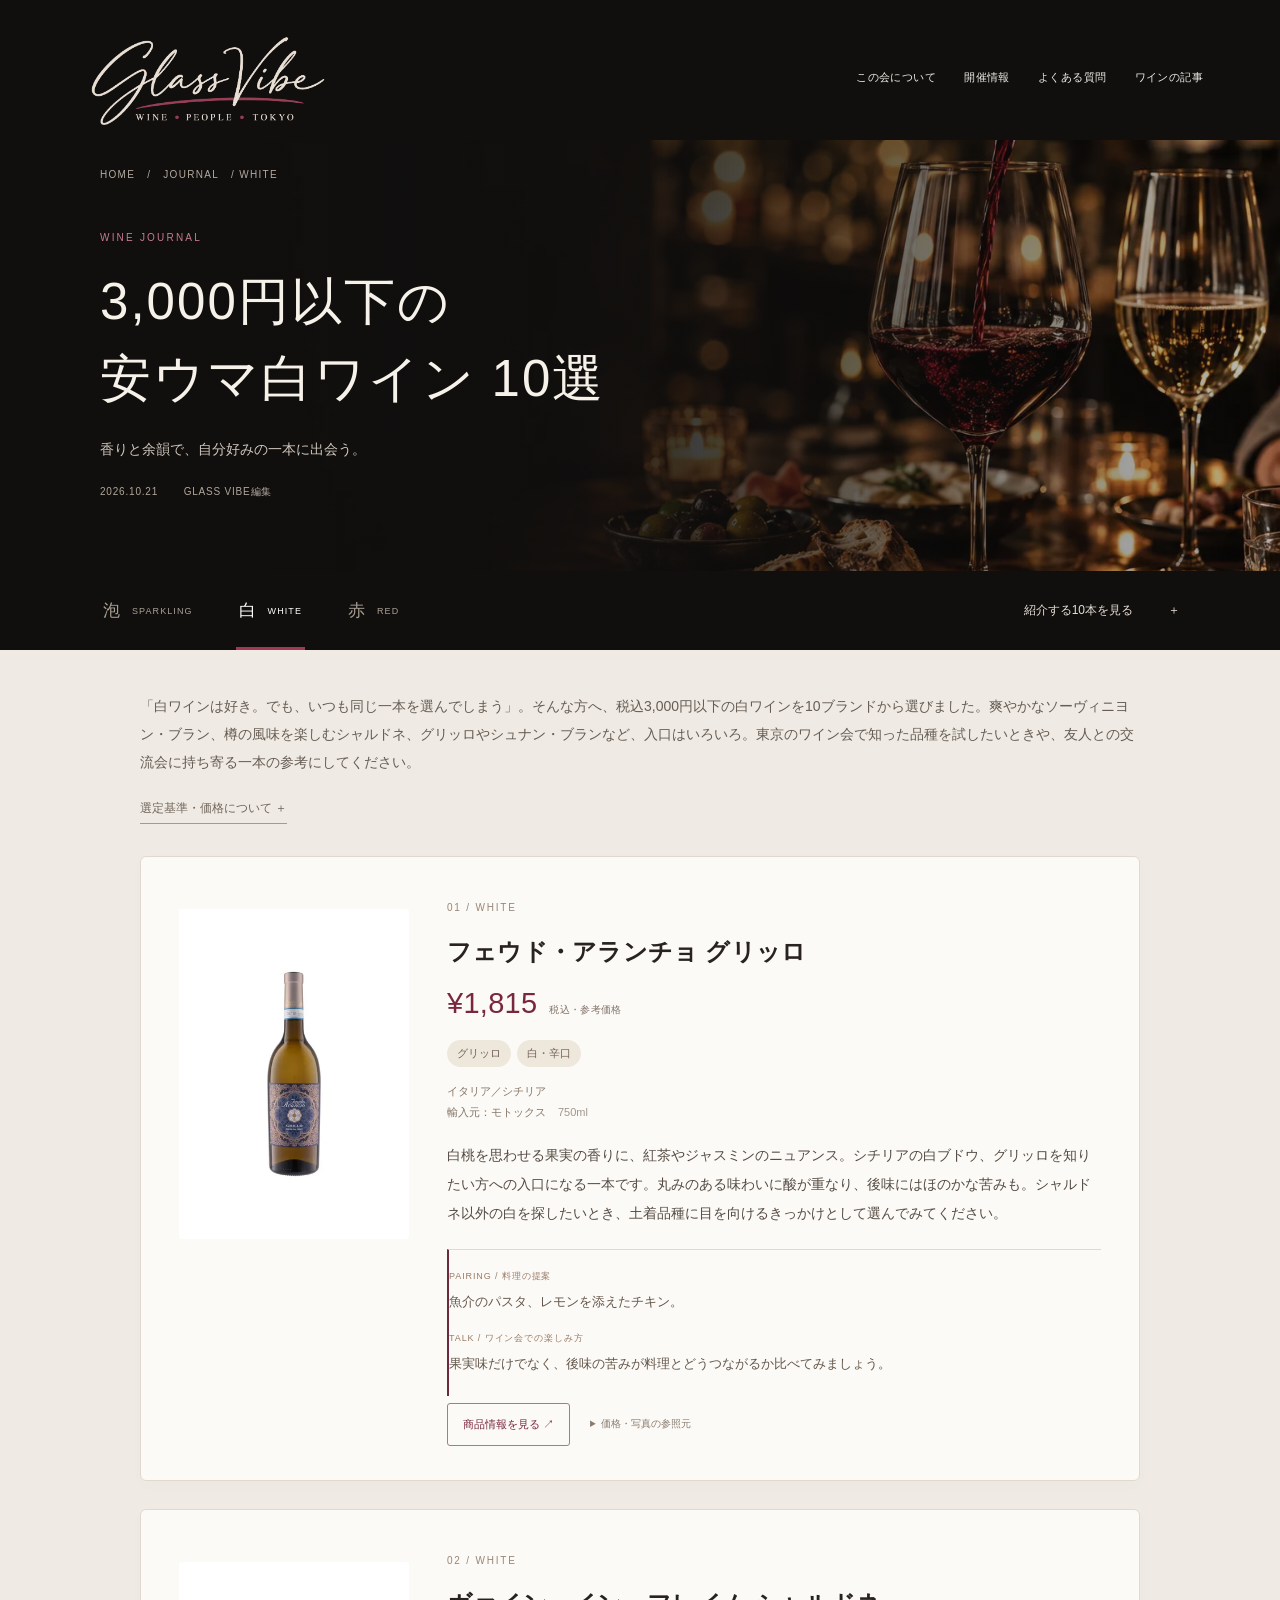
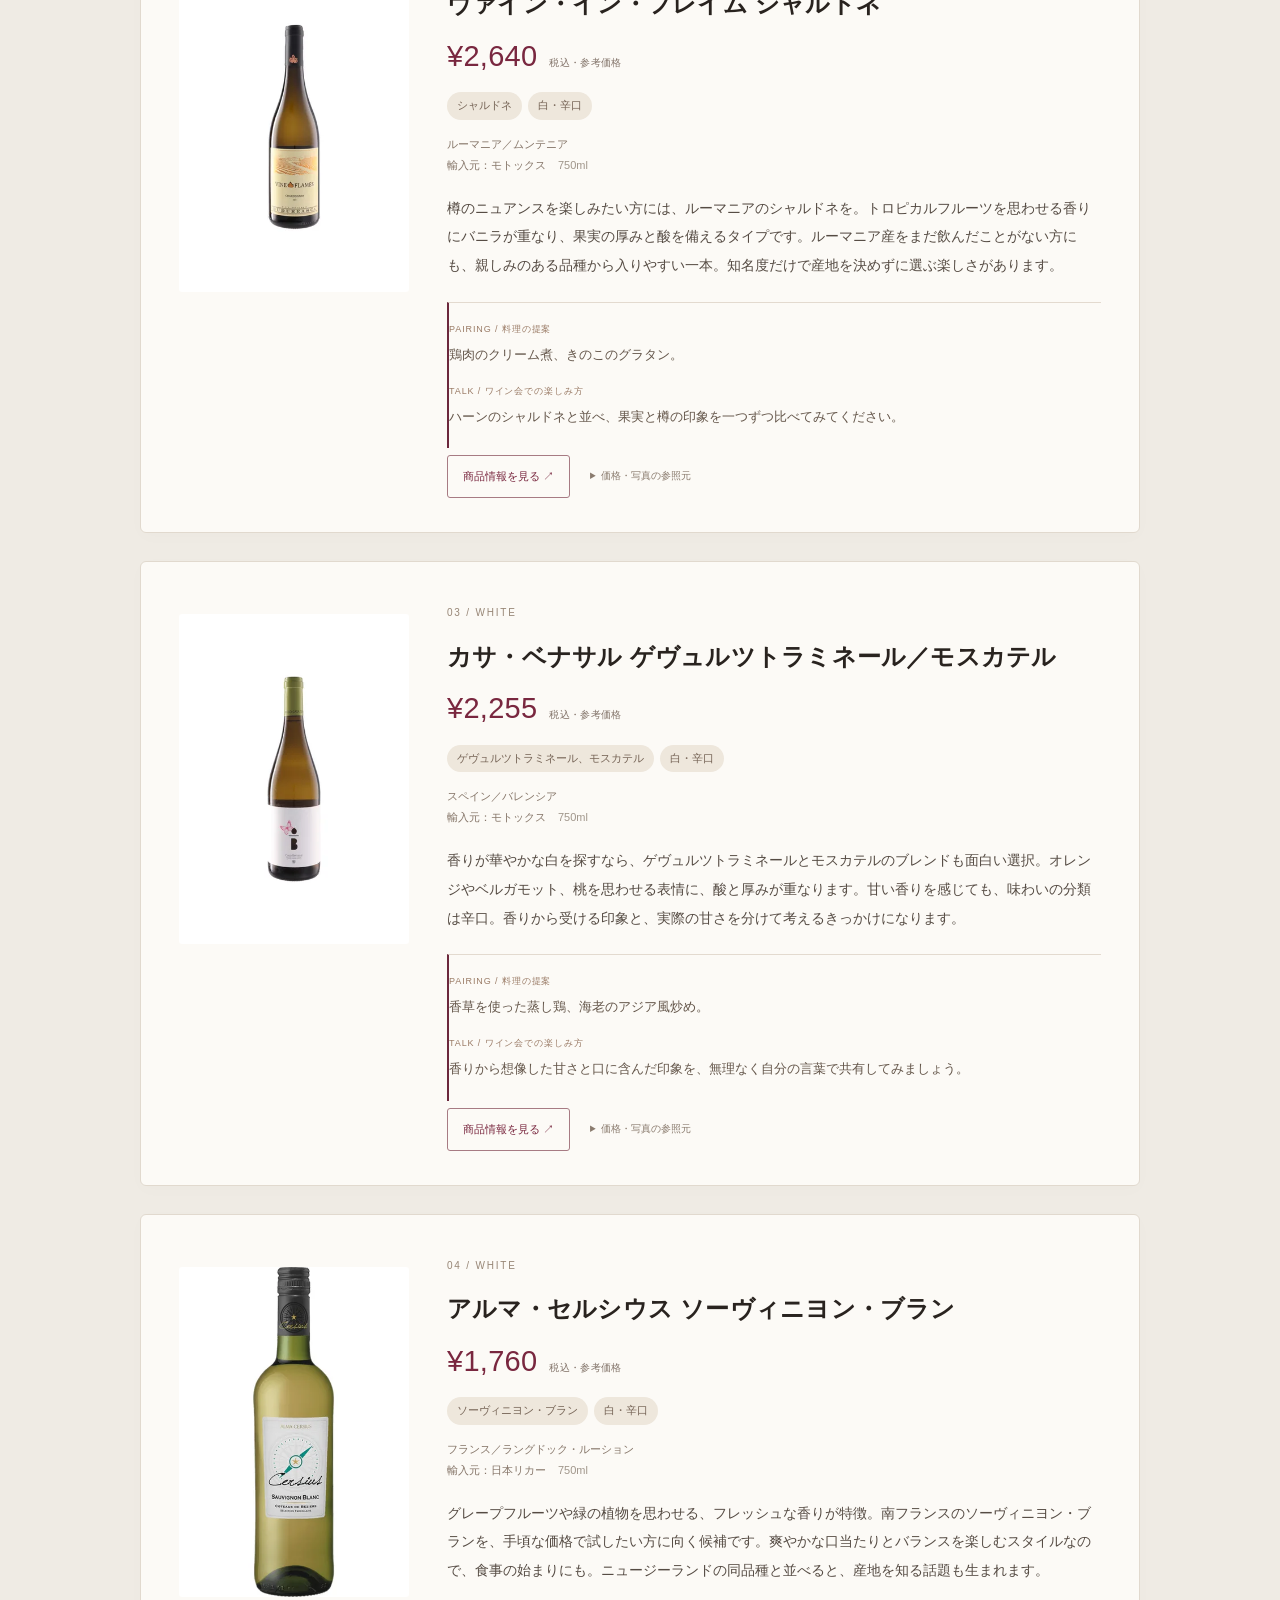
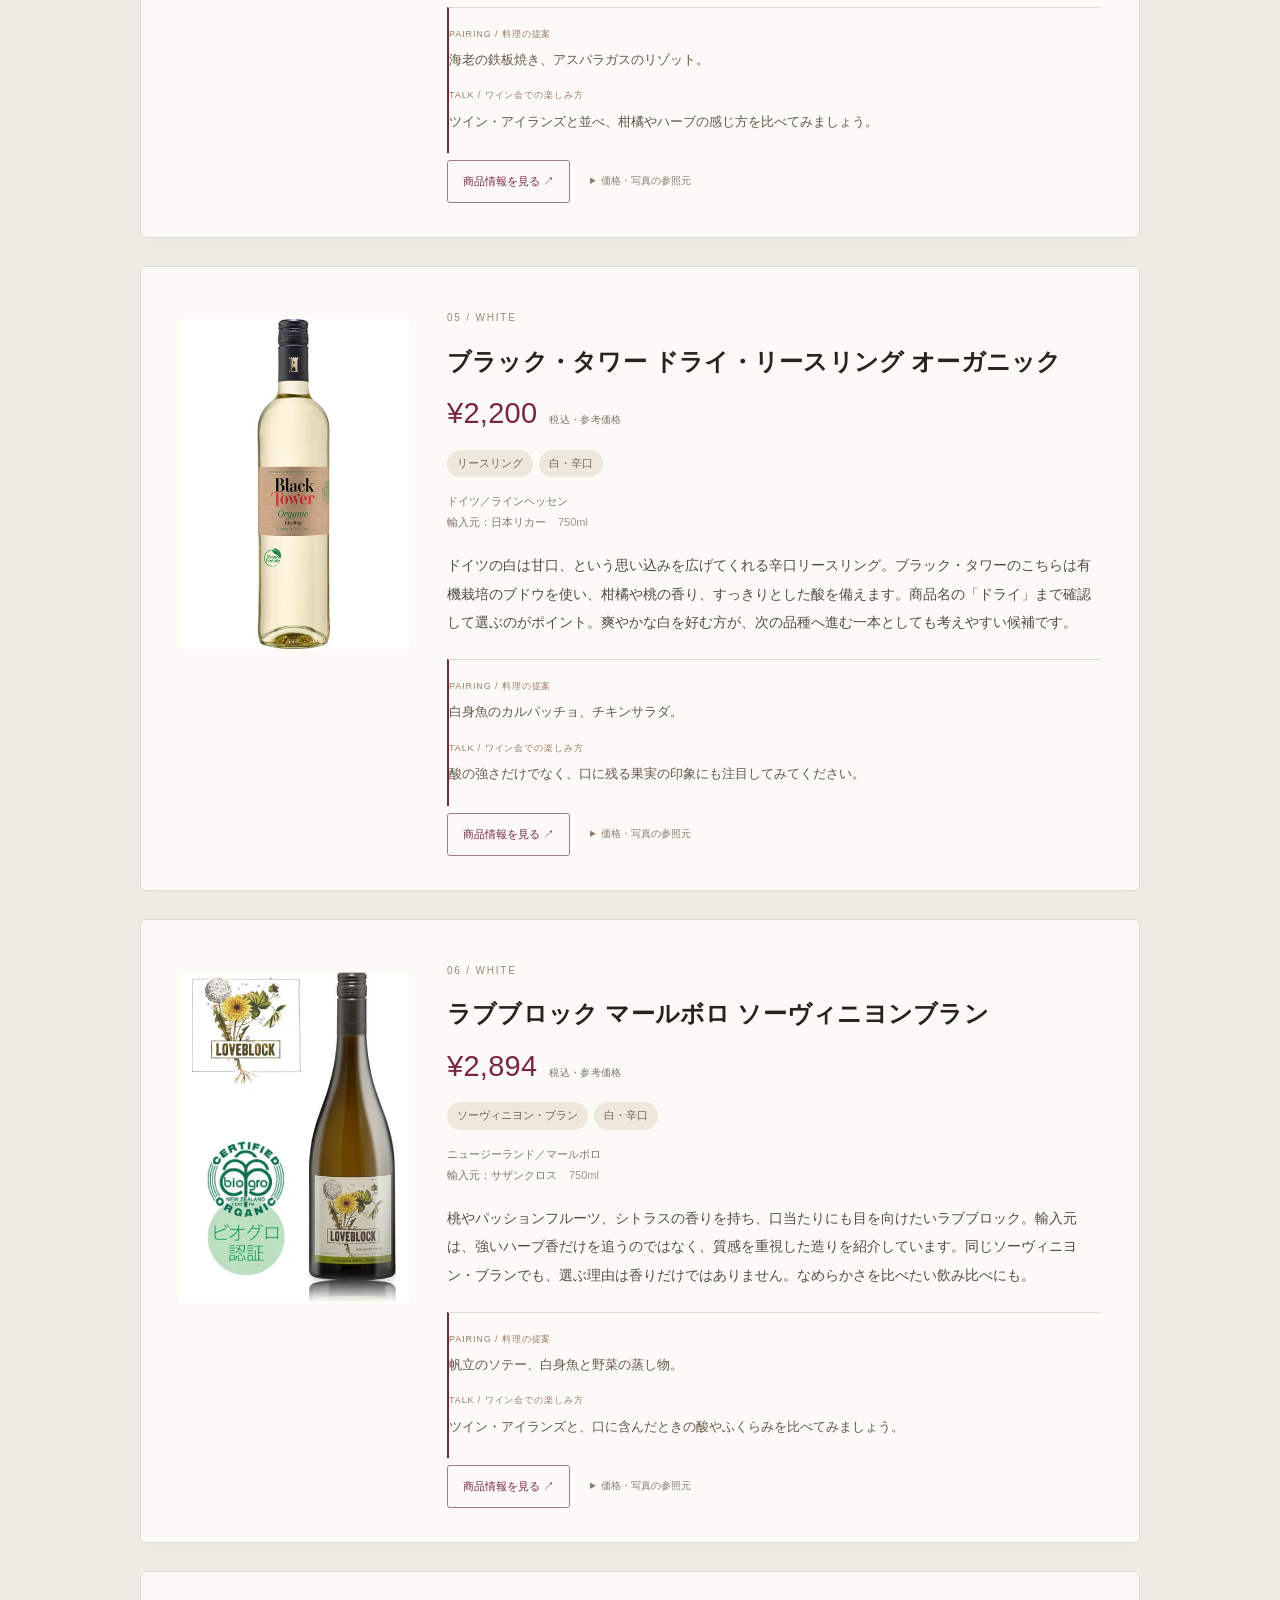
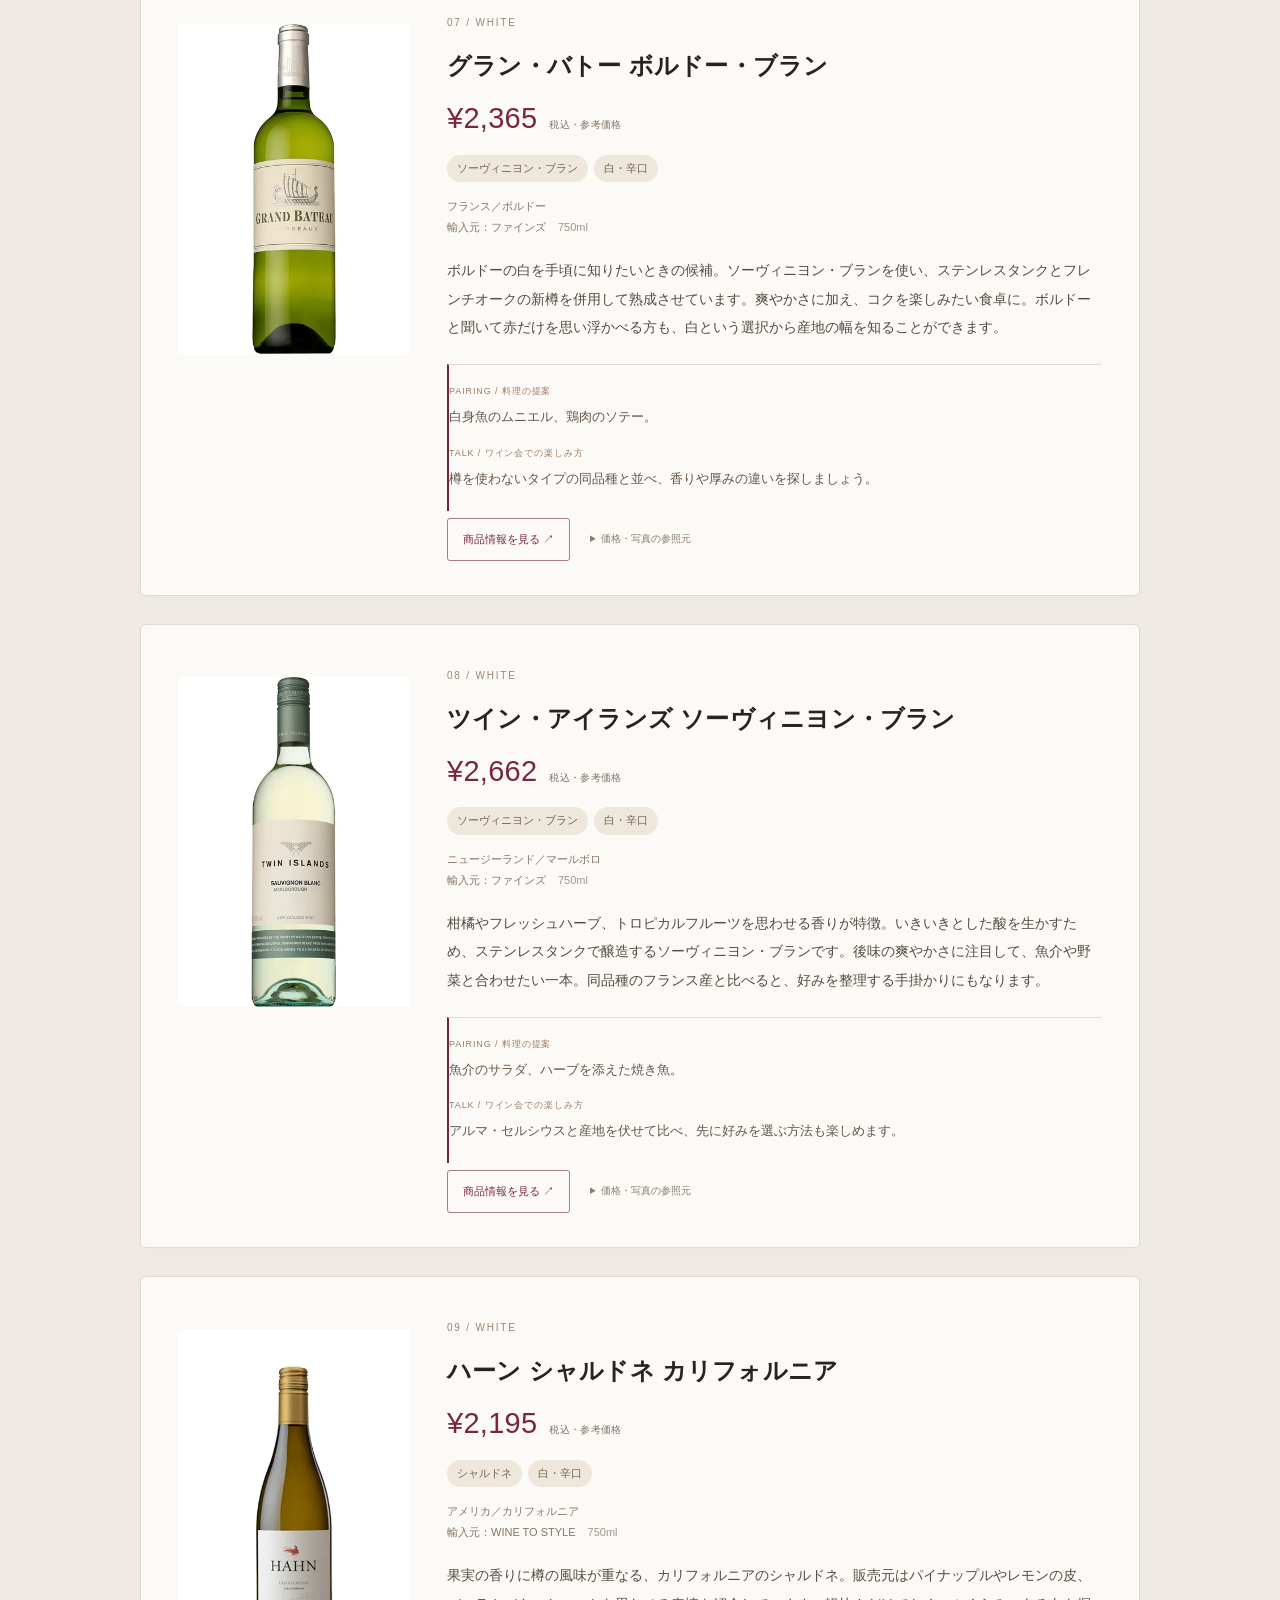
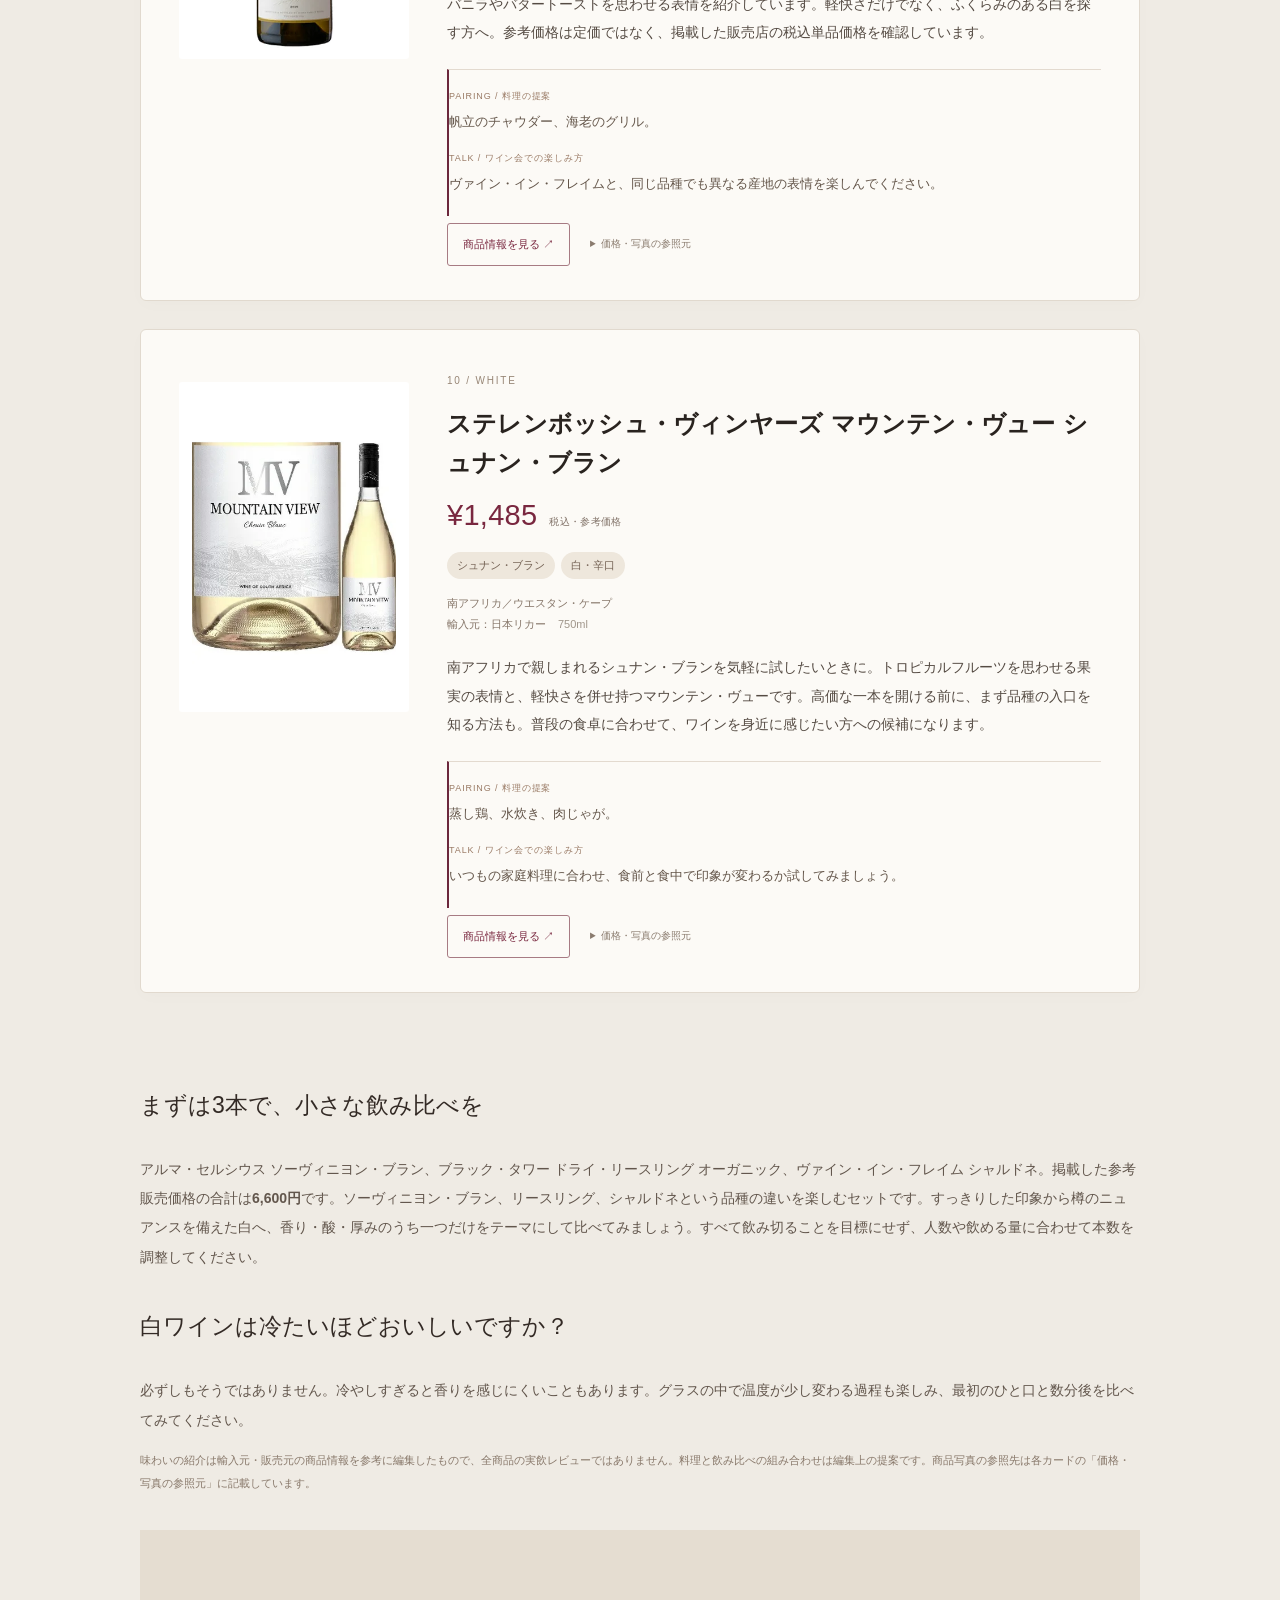
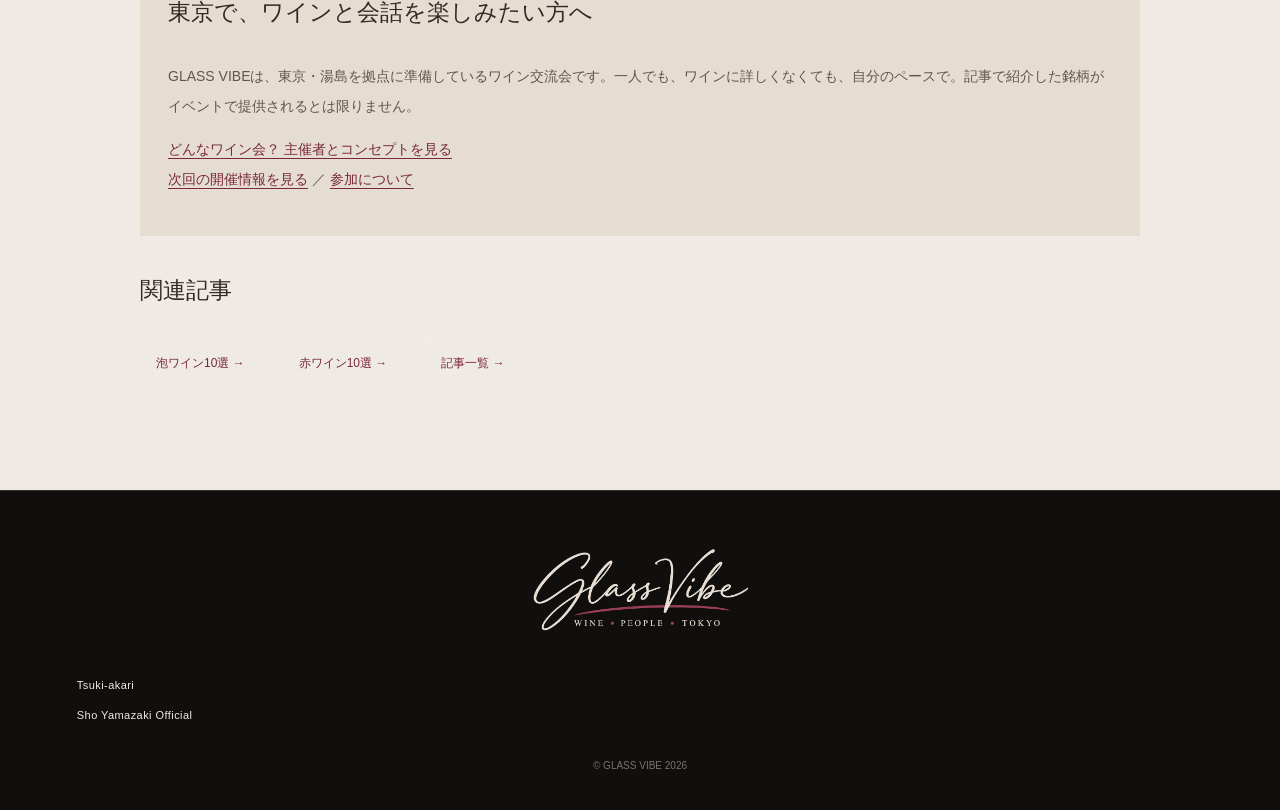
<file: affordable-white.html>
<!doctype html>
<html lang="ja">
<head>
  <meta charset="utf-8">
  <meta name="viewport" content="width=device-width, initial-scale=1">
  <title>3,000円以下の安ウマ白ワイン10選｜東京のワイン会で好みを見つける飲み比べ | GLASS VIBE</title>
  <meta name="description" content="税込3,000円以下の白ワインを10ブランド、写真・輸入元・販売価格付きで紹介。東京のワイン会や交流会に興味がある方へ、味わいと料理の組み合わせを解説します。">
  <meta name="theme-color" content="#0B0B0C">
  <meta property="og:title" content="3,000円以下の安ウマ白ワイン10選｜東京のワイン会で好みを見つける飲み比べ">
  <meta property="og:description" content="税込3,000円以下の白ワインを10ブランド、写真・輸入元・販売価格付きで紹介。東京のワイン会や交流会に興味がある方へ、味わいと料理の組み合わせを解説します。">
  <meta property="og:type" content="website">
  <meta property="og:site_name" content="GLASS VIBE">
  <meta property="og:url" content="https://glassvibe.tokyo/affordable-white.html">
  <meta property="og:image" content="https://glassvibe.tokyo/assets/images/glass-vibe-social.jpg">
  <meta property="og:image:width" content="1200">
  <meta property="og:image:height" content="630">
  <meta property="og:image:alt" content="Glass Vibe — Wine · People · Tokyo。ワインと暖かな灯り。">
  <meta name="twitter:card" content="summary_large_image">
  <meta name="twitter:image" content="https://glassvibe.tokyo/assets/images/glass-vibe-social.jpg">
  <link rel="icon" href="assets/icons/favicon.svg" type="image/svg+xml">
  <link rel="stylesheet" href="styles.css?v=562d37430e">
  <script src="data/events.js?v=seo20261119" defer></script>
  <script src="script.js?v=seo20261119" defer></script>
<script type="application/ld+json">{"@context":"https://schema.org","@type":"Article","headline":"3,000円以下の安ウマ白ワイン10選｜東京のワイン会で好みを見つける飲み比べ","description":"税込3,000円以下の白ワインを10ブランド、写真・輸入元・販売価格付きで紹介。東京のワイン会や交流会に興味がある方へ、味わいと料理の組み合わせを解説します。","datePublished":"2026-10-21T21:00:00+09:00","dateModified":"2026-10-21T23:00:00+09:00","author":{"@type":"Organization","name":"GLASS VIBE"},"publisher":{"@type":"Organization","name":"GLASS VIBE"},"image":"https://glassvibe.tokyo/assets/images/glass-vibe-social.jpg","mainEntityOfPage":"https://glassvibe.tokyo/affordable-white.html"}</script>
<link rel="stylesheet" href="article.css?v=22964a7c0f">
<script src="article.js?v=1" defer></script>  <link rel="canonical" href="https://glassvibe.tokyo/affordable-white.html">
</head>
<body class="wine-article-page">
  <a class="skip-link" href="#main">本文へ移動</a>
  <header class="site-header" id="top">
    <a class="header-wordmark" href="index.html" aria-label="GLASS VIBE ホーム">
      <img class="signature-logo" src="assets/logo/glass-vibe-signature.png?v=bbfdf1d940" alt="Glass Vibe — Wine · People · Tokyo" width="1774" height="887">
    </a>
    <nav class="desktop-nav" aria-label="メインナビゲーション">
      <a href="about.html">この会について</a><a href="index.html#events">開催情報</a><a href="faq.html">よくある質問</a>
    <a href="articles.html">ワインの記事</a></nav>
    <button class="menu-toggle" type="button" aria-expanded="false" aria-controls="mobile-menu"><span class="menu-button-label">MENU</span><i aria-hidden="true"></i></button>
    <nav class="mobile-menu" id="mobile-menu" aria-label="モバイルナビゲーション" hidden><p class="menu-caption">EXPLORE GLASS VIBE</p><a href="about.html"><span><small>01 / ABOUT</small><span>この会について</span></span><i aria-hidden="true">↗</i></a><a href="index.html#events"><span><small>02 / EVENT</small><span>開催情報</span></span><i aria-hidden="true">↗</i></a><a href="faq.html"><span><small>03 / FAQ</small><span>参加について</span></span><i aria-hidden="true">↗</i></a><a href="articles.html"><span><small>04 / JOURNAL</small><span>ワインの記事</span></span><i aria-hidden="true">↗</i></a><p class="menu-note">WINE · PEOPLE · TOKYO</p></nav>
  </header>

  <main id="main" class="wine-journal"><article><header class="article-hero"><div class="hero-inner"><nav class="article-breadcrumb" aria-label="パンくず"><a href="index.html">HOME</a><span>/</span><a href="articles.html">JOURNAL</a><span>/ WHITE</span></nav><p class="article-eyebrow">WINE JOURNAL</p><h1>3,000円以下の<br>安ウマ白ワイン<span>10選</span></h1><p class="article-subtitle">香りと余韻で、自分好みの一本に出会う。</p><p class="article-meta">2026.10.21 <span>GLASS VIBE編集</span></p></div></header><div class="article-navigation"><nav class="wine-categories" aria-label="ワインの種類"><a href="affordable-sparkling.html">泡<span>SPARKLING</span></a><a href="affordable-white.html" aria-current="page">白<span>WHITE</span></a><a href="affordable-red.html">赤<span>RED</span></a></nav><details class="article-contents"><summary>紹介する10本を見る</summary><ol><li><a href="#wine-1"><span>01</span>フェウド・アランチョ グリッロ</a></li><li><a href="#wine-2"><span>02</span>ヴァイン・イン・フレイム シャルドネ</a></li><li><a href="#wine-3"><span>03</span>カサ・ベナサル ゲヴュルツトラミネール／モスカテル</a></li><li><a href="#wine-4"><span>04</span>アルマ・セルシウス ソーヴィニヨン・ブラン</a></li><li><a href="#wine-5"><span>05</span>ブラック・タワー ドライ・リースリング オーガニック</a></li><li><a href="#wine-6"><span>06</span>ラブブロック マールボロ ソーヴィニヨンブラン</a></li><li><a href="#wine-7"><span>07</span>グラン・バトー ボルドー・ブラン</a></li><li><a href="#wine-8"><span>08</span>ツイン・アイランズ ソーヴィニヨン・ブラン</a></li><li><a href="#wine-9"><span>09</span>ハーン シャルドネ カリフォルニア</a></li><li><a href="#wine-10"><span>10</span>ステレンボッシュ・ヴィンヤーズ マウンテン・ヴュー シュナン・ブラン</a></li></ol></details></div><div class="article-paper"><div class="article-intro"><p>「白ワインは好き。でも、いつも同じ一本を選んでしまう」。そんな方へ、税込3,000円以下の白ワインを10ブランドから選びました。爽やかなソーヴィニヨン・ブラン、樽の風味を楽しむシャルドネ、グリッロやシュナン・ブランなど、入口はいろいろ。東京のワイン会で知った品種を試したいときや、友人との交流会に持ち寄る一本の参考にしてください。</p><details class="selection-policy"><summary>選定基準・価格について</summary><div class="price-note"><p><strong>選定条件：</strong>モトックス、日本リカー、サザンクロス、ファインズ、WINE TO STYLEの取り扱いから選んでいます。泡・白・赤の3記事を通じ、同じブランドは重複させていません。<br><strong>価格確認日：2026年10月21日。</strong>参考販売価格は各リンク先で確認した750ml・1本の税込価格です。送料・クール便料金は別途。市場平均・最安値ではなく、割引価格を含む販売例です。価格・在庫・年号は変わるため、購入時にご確認ください。</p></div><h2>ワイン会で楽しむ、白ワインの選び方</h2><p>爽やかさを比べるならソーヴィニヨン・ブランの産地違い、厚みを楽しむならシャルドネ、いつもと違う香りを探すならゲヴュルツトラミネールのブレンドへ。品種か産地のどちらか一つを比較の軸にすると、知識がなくても感想を交わしやすくなります。</p></details></div><div class="wine-list"><section class="wine-entry" id="wine-1" aria-labelledby="wine-title-1"><figure class="bottle-photo"><img src="assets/wines/importers/m640667.webp" alt="フェウド・アランチョ グリッロのボトル写真" width="360" height="580" loading="lazy" decoding="async"></figure><div class="wine-heading"><span class="wine-number">01 / WHITE</span><h2 id="wine-title-1">フェウド・アランチョ グリッロ</h2><div class="wine-price">¥1,815<small>税込・参考価格</small></div><div class="wine-tags"><span>グリッロ</span><span>白・辛口</span></div><p class="wine-spec">イタリア／シチリア<br>輸入元：モトックス<span class="bottle-volume">750ml</span></p></div><div class="wine-body"><p class="wine-copy">白桃を思わせる果実の香りに、紅茶やジャスミンのニュアンス。シチリアの白ブドウ、グリッロを知りたい方への入口になる一本です。丸みのある味わいに酸が重なり、後味にはほのかな苦みも。シャルドネ以外の白を探したいとき、土着品種に目を向けるきっかけとして選んでみてください。</p><div class="wine-detail"><p><span class="detail-label">PAIRING / 料理の提案</span>魚介のパスタ、レモンを添えたチキン。</p><p><span class="detail-label">TALK / ワイン会での楽しみ方</span>果実味だけでなく、後味の苦みが料理とどうつながるか比べてみましょう。</p></div><div class="wine-actions"><a href="https://www.mottox.co.jp/catalog/wine/640667" target="_blank" rel="noopener noreferrer">商品情報を見る ↗</a><details class="wine-sources"><summary>価格・写真の参照元</summary><p>価格確認先：<a href="https://www.uncork.shop/shop/g/g640667/" target="_blank" rel="noopener noreferrer">UNCORK（モトックス直営） ↗</a><br>写真参照：<a href="https://www.mottox.co.jp/catalog/wine/640667" target="_blank" rel="noopener noreferrer">モトックス ↗</a><br>価格確認：2026年10月21日。送料別。ラベル・年号は販売品と異なる場合があります。</p></details></div></div></section>
<section class="wine-entry" id="wine-2" aria-labelledby="wine-title-2"><figure class="bottle-photo"><img src="assets/wines/importers/m614041.webp" alt="ヴァイン・イン・フレイム シャルドネのボトル写真" width="360" height="580" loading="lazy" decoding="async"></figure><div class="wine-heading"><span class="wine-number">02 / WHITE</span><h2 id="wine-title-2">ヴァイン・イン・フレイム シャルドネ</h2><div class="wine-price">¥2,640<small>税込・参考価格</small></div><div class="wine-tags"><span>シャルドネ</span><span>白・辛口</span></div><p class="wine-spec">ルーマニア／ムンテニア<br>輸入元：モトックス<span class="bottle-volume">750ml</span></p></div><div class="wine-body"><p class="wine-copy">樽のニュアンスを楽しみたい方には、ルーマニアのシャルドネを。トロピカルフルーツを思わせる香りにバニラが重なり、果実の厚みと酸を備えるタイプです。ルーマニア産をまだ飲んだことがない方にも、親しみのある品種から入りやすい一本。知名度だけで産地を決めずに選ぶ楽しさがあります。</p><div class="wine-detail"><p><span class="detail-label">PAIRING / 料理の提案</span>鶏肉のクリーム煮、きのこのグラタン。</p><p><span class="detail-label">TALK / ワイン会での楽しみ方</span>ハーンのシャルドネと並べ、果実と樽の印象を一つずつ比べてみてください。</p></div><div class="wine-actions"><a href="https://www.mottox.co.jp/catalog/wine/614041" target="_blank" rel="noopener noreferrer">商品情報を見る ↗</a><details class="wine-sources"><summary>価格・写真の参照元</summary><p>価格確認先：<a href="https://www.uncork.shop/shop/g/g614041/" target="_blank" rel="noopener noreferrer">UNCORK（モトックス直営） ↗</a><br>写真参照：<a href="https://www.mottox.co.jp/catalog/wine/614041" target="_blank" rel="noopener noreferrer">モトックス ↗</a><br>価格確認：2026年10月21日。送料別。ラベル・年号は販売品と異なる場合があります。</p></details></div></div></section>
<section class="wine-entry" id="wine-3" aria-labelledby="wine-title-3"><figure class="bottle-photo"><img src="assets/wines/importers/m624834.webp" alt="カサ・ベナサル ゲヴュルツトラミネール／モスカテルのボトル写真" width="360" height="580" loading="lazy" decoding="async"></figure><div class="wine-heading"><span class="wine-number">03 / WHITE</span><h2 id="wine-title-3">カサ・ベナサル ゲヴュルツトラミネール／モスカテル</h2><div class="wine-price">¥2,255<small>税込・参考価格</small></div><div class="wine-tags"><span>ゲヴュルツトラミネール、モスカテル</span><span>白・辛口</span></div><p class="wine-spec">スペイン／バレンシア<br>輸入元：モトックス<span class="bottle-volume">750ml</span></p></div><div class="wine-body"><p class="wine-copy">香りが華やかな白を探すなら、ゲヴュルツトラミネールとモスカテルのブレンドも面白い選択。オレンジやベルガモット、桃を思わせる表情に、酸と厚みが重なります。甘い香りを感じても、味わいの分類は辛口。香りから受ける印象と、実際の甘さを分けて考えるきっかけになります。</p><div class="wine-detail"><p><span class="detail-label">PAIRING / 料理の提案</span>香草を使った蒸し鶏、海老のアジア風炒め。</p><p><span class="detail-label">TALK / ワイン会での楽しみ方</span>香りから想像した甘さと口に含んだ印象を、無理なく自分の言葉で共有してみましょう。</p></div><div class="wine-actions"><a href="https://www.mottox.co.jp/catalog/wine/624834" target="_blank" rel="noopener noreferrer">商品情報を見る ↗</a><details class="wine-sources"><summary>価格・写真の参照元</summary><p>価格確認先：<a href="https://www.uncork.shop/shop/g/g624834/" target="_blank" rel="noopener noreferrer">UNCORK（モトックス直営） ↗</a><br>写真参照：<a href="https://www.mottox.co.jp/catalog/wine/624834" target="_blank" rel="noopener noreferrer">モトックス ↗</a><br>価格確認：2026年10月21日。送料別。ラベル・年号は販売品と異なる場合があります。</p></details></div></div></section>
<section class="wine-entry" id="wine-4" aria-labelledby="wine-title-4"><figure class="bottle-photo"><img src="assets/wines/importers/nl000000002478.webp" alt="アルマ・セルシウス ソーヴィニヨン・ブランのボトル写真" width="360" height="580" loading="lazy" decoding="async"></figure><div class="wine-heading"><span class="wine-number">04 / WHITE</span><h2 id="wine-title-4">アルマ・セルシウス ソーヴィニヨン・ブラン</h2><div class="wine-price">¥1,760<small>税込・参考価格</small></div><div class="wine-tags"><span>ソーヴィニヨン・ブラン</span><span>白・辛口</span></div><p class="wine-spec">フランス／ラングドック・ルーション<br>輸入元：日本リカー<span class="bottle-volume">750ml</span></p></div><div class="wine-body"><p class="wine-copy">グレープフルーツや緑の植物を思わせる、フレッシュな香りが特徴。南フランスのソーヴィニヨン・ブランを、手頃な価格で試したい方に向く候補です。爽やかな口当たりとバランスを楽しむスタイルなので、食事の始まりにも。ニュージーランドの同品種と並べると、産地を知る話題も生まれます。</p><div class="wine-detail"><p><span class="detail-label">PAIRING / 料理の提案</span>海老の鉄板焼き、アスパラガスのリゾット。</p><p><span class="detail-label">TALK / ワイン会での楽しみ方</span>ツイン・アイランズと並べ、柑橘やハーブの感じ方を比べてみましょう。</p></div><div class="wine-actions"><a href="https://www.yourcellar.jp/view/item/000000002478" target="_blank" rel="noopener noreferrer">商品情報を見る ↗</a><details class="wine-sources"><summary>価格・写真の参照元</summary><p>価格確認先：<a href="https://www.yourcellar.jp/view/item/000000002478" target="_blank" rel="noopener noreferrer">Your Cellar（日本リカー直営） ↗</a><br>写真参照：<a href="https://www.yourcellar.jp/view/item/000000002478" target="_blank" rel="noopener noreferrer">日本リカー ↗</a><br>価格確認：2026年10月21日。送料別。ラベル・年号は販売品と異なる場合があります。</p></details></div></div></section>
<section class="wine-entry" id="wine-5" aria-labelledby="wine-title-5"><figure class="bottle-photo"><img src="assets/wines/importers/nl000000001808.webp" alt="ブラック・タワー ドライ・リースリング オーガニックのボトル写真" width="360" height="580" loading="lazy" decoding="async"></figure><div class="wine-heading"><span class="wine-number">05 / WHITE</span><h2 id="wine-title-5">ブラック・タワー ドライ・リースリング オーガニック</h2><div class="wine-price">¥2,200<small>税込・参考価格</small></div><div class="wine-tags"><span>リースリング</span><span>白・辛口</span></div><p class="wine-spec">ドイツ／ラインヘッセン<br>輸入元：日本リカー<span class="bottle-volume">750ml</span></p></div><div class="wine-body"><p class="wine-copy">ドイツの白は甘口、という思い込みを広げてくれる辛口リースリング。ブラック・タワーのこちらは有機栽培のブドウを使い、柑橘や桃の香り、すっきりとした酸を備えます。商品名の「ドライ」まで確認して選ぶのがポイント。爽やかな白を好む方が、次の品種へ進む一本としても考えやすい候補です。</p><div class="wine-detail"><p><span class="detail-label">PAIRING / 料理の提案</span>白身魚のカルパッチョ、チキンサラダ。</p><p><span class="detail-label">TALK / ワイン会での楽しみ方</span>酸の強さだけでなく、口に残る果実の印象にも注目してみてください。</p></div><div class="wine-actions"><a href="https://www.yourcellar.jp/view/item/000000001808" target="_blank" rel="noopener noreferrer">商品情報を見る ↗</a><details class="wine-sources"><summary>価格・写真の参照元</summary><p>価格確認先：<a href="https://www.yourcellar.jp/view/item/000000001808" target="_blank" rel="noopener noreferrer">Your Cellar（日本リカー直営） ↗</a><br>写真参照：<a href="https://www.yourcellar.jp/view/item/000000001808" target="_blank" rel="noopener noreferrer">日本リカー ↗</a><br>価格確認：2026年10月21日。送料別。ラベル・年号は販売品と異なる場合があります。</p></details></div></div></section>
<section class="wine-entry" id="wine-6" aria-labelledby="wine-title-6"><figure class="bottle-photo"><img src="assets/wines/importers/sc-loveblock.webp" alt="ラブブロック マールボロ ソーヴィニヨンブランのボトル写真" width="360" height="580" loading="lazy" decoding="async"></figure><div class="wine-heading"><span class="wine-number">06 / WHITE</span><h2 id="wine-title-6">ラブブロック マールボロ ソーヴィニヨンブラン</h2><div class="wine-price">¥2,894<small>税込・参考価格</small></div><div class="wine-tags"><span>ソーヴィニヨン・ブラン</span><span>白・辛口</span></div><p class="wine-spec">ニュージーランド／マールボロ<br>輸入元：サザンクロス<span class="bottle-volume">750ml</span></p></div><div class="wine-body"><p class="wine-copy">桃やパッションフルーツ、シトラスの香りを持ち、口当たりにも目を向けたいラブブロック。輸入元は、強いハーブ香だけを追うのではなく、質感を重視した造りを紹介しています。同じソーヴィニヨン・ブランでも、選ぶ理由は香りだけではありません。なめらかさを比べたい飲み比べにも。</p><div class="wine-detail"><p><span class="detail-label">PAIRING / 料理の提案</span>帆立のソテー、白身魚と野菜の蒸し物。</p><p><span class="detail-label">TALK / ワイン会での楽しみ方</span>ツイン・アイランズと、口に含んだときの酸やふくらみを比べてみましょう。</p></div><div class="wine-actions"><a href="https://scnz.jp/products/loveblock-sauvignon-blanc/" target="_blank" rel="noopener noreferrer">商品情報を見る ↗</a><details class="wine-sources"><summary>価格・写真の参照元</summary><p>価格確認先：<a href="https://winestore.jp/c/item200/item216/item218/91873" target="_blank" rel="noopener noreferrer">オンライン ワッシーズ ↗</a><br>写真参照：<a href="https://scnz.jp/products/loveblock-sauvignon-blanc/" target="_blank" rel="noopener noreferrer">サザンクロス ↗</a><br>価格確認：2026年10月21日。送料別。ラベル・年号は販売品と異なる場合があります。</p></details></div></div></section>
<section class="wine-entry" id="wine-7" aria-labelledby="wine-title-7"><figure class="bottle-photo"><img src="assets/wines/importers/f3475380025894.webp" alt="グラン・バトー ボルドー・ブランのボトル写真" width="360" height="580" loading="lazy" decoding="async"></figure><div class="wine-heading"><span class="wine-number">07 / WHITE</span><h2 id="wine-title-7">グラン・バトー ボルドー・ブラン</h2><div class="wine-price">¥2,365<small>税込・参考価格</small></div><div class="wine-tags"><span>ソーヴィニヨン・ブラン</span><span>白・辛口</span></div><p class="wine-spec">フランス／ボルドー<br>輸入元：ファインズ<span class="bottle-volume">750ml</span></p></div><div class="wine-body"><p class="wine-copy">ボルドーの白を手頃に知りたいときの候補。ソーヴィニヨン・ブランを使い、ステンレスタンクとフレンチオークの新樽を併用して熟成させています。爽やかさに加え、コクを楽しみたい食卓に。ボルドーと聞いて赤だけを思い浮かべる方も、白という選択から産地の幅を知ることができます。</p><div class="wine-detail"><p><span class="detail-label">PAIRING / 料理の提案</span>白身魚のムニエル、鶏肉のソテー。</p><p><span class="detail-label">TALK / ワイン会での楽しみ方</span>樽を使わないタイプの同品種と並べ、香りや厚みの違いを探しましょう。</p></div><div class="wine-actions"><a href="https://www.fwines.co.jp/news/catalog/" target="_blank" rel="noopener noreferrer">商品情報を見る ↗</a><details class="wine-sources"><summary>価格・写真の参照元</summary><p>価格確認先：<a href="https://www.cavederelax.com/products/3475380025894" target="_blank" rel="noopener noreferrer">THE CELLAR ↗</a><br>写真参照：<a href="https://www.cavederelax.com/products/3475380025894" target="_blank" rel="noopener noreferrer">THE CELLAR ↗</a><br>価格確認：2026年10月21日。送料別。ラベル・年号は販売品と異なる場合があります。</p></details></div></div></section>
<section class="wine-entry" id="wine-8" aria-labelledby="wine-title-8"><figure class="bottle-photo"><img src="assets/wines/importers/f4582203116536.webp" alt="ツイン・アイランズ ソーヴィニヨン・ブランのボトル写真" width="360" height="580" loading="lazy" decoding="async"></figure><div class="wine-heading"><span class="wine-number">08 / WHITE</span><h2 id="wine-title-8">ツイン・アイランズ ソーヴィニヨン・ブラン</h2><div class="wine-price">¥2,662<small>税込・参考価格</small></div><div class="wine-tags"><span>ソーヴィニヨン・ブラン</span><span>白・辛口</span></div><p class="wine-spec">ニュージーランド／マールボロ<br>輸入元：ファインズ<span class="bottle-volume">750ml</span></p></div><div class="wine-body"><p class="wine-copy">柑橘やフレッシュハーブ、トロピカルフルーツを思わせる香りが特徴。いきいきとした酸を生かすため、ステンレスタンクで醸造するソーヴィニヨン・ブランです。後味の爽やかさに注目して、魚介や野菜と合わせたい一本。同品種のフランス産と比べると、好みを整理する手掛かりにもなります。</p><div class="wine-detail"><p><span class="detail-label">PAIRING / 料理の提案</span>魚介のサラダ、ハーブを添えた焼き魚。</p><p><span class="detail-label">TALK / ワイン会での楽しみ方</span>アルマ・セルシウスと産地を伏せて比べ、先に好みを選ぶ方法も楽しめます。</p></div><div class="wine-actions"><a href="https://www.fwines.co.jp/news/catalog/" target="_blank" rel="noopener noreferrer">商品情報を見る ↗</a><details class="wine-sources"><summary>価格・写真の参照元</summary><p>価格確認先：<a href="https://www.cavederelax.com/products/4582203116536" target="_blank" rel="noopener noreferrer">THE CELLAR ↗</a><br>写真参照：<a href="https://www.cavederelax.com/products/4582203116536" target="_blank" rel="noopener noreferrer">THE CELLAR ↗</a><br>価格確認：2026年10月21日。送料別。ラベル・年号は販売品と異なる場合があります。</p></details></div></div></section>
<section class="wine-entry" id="wine-9" aria-labelledby="wine-title-9"><figure class="bottle-photo"><img src="assets/wines/importers/wts-hahn.webp" alt="ハーン シャルドネ カリフォルニアのボトル写真" width="360" height="580" loading="lazy" decoding="async"></figure><div class="wine-heading"><span class="wine-number">09 / WHITE</span><h2 id="wine-title-9">ハーン シャルドネ カリフォルニア</h2><div class="wine-price">¥2,195<small>税込・参考価格</small></div><div class="wine-tags"><span>シャルドネ</span><span>白・辛口</span></div><p class="wine-spec">アメリカ／カリフォルニア<br>輸入元：WINE TO STYLE<span class="bottle-volume">750ml</span></p></div><div class="wine-body"><p class="wine-copy">果実の香りに樽の風味が重なる、カリフォルニアのシャルドネ。販売元はパイナップルやレモンの皮、バニラやバタートーストを思わせる表情を紹介しています。軽快さだけでなく、ふくらみのある白を探す方へ。参考価格は定価ではなく、掲載した販売店の税込単品価格を確認しています。</p><div class="wine-detail"><p><span class="detail-label">PAIRING / 料理の提案</span>帆立のチャウダー、海老のグリル。</p><p><span class="detail-label">TALK / ワイン会での楽しみ方</span>ヴァイン・イン・フレイムと、同じ品種でも異なる産地の表情を楽しんでください。</p></div><div class="wine-actions"><a href="https://www.winetostyle.co.jp/wines/product_detail.cfm?pdtID=18041" target="_blank" rel="noopener noreferrer">商品情報を見る ↗</a><details class="wine-sources"><summary>価格・写真の参照元</summary><p>価格確認先：<a href="https://www.miraido-onlineshop.com/item/1-wistyle-30-zz-os/" target="_blank" rel="noopener noreferrer">FELICITY ↗</a><br>写真参照：<a href="https://www.winetostyle.co.jp/wines/product_detail.cfm?pdtID=18041" target="_blank" rel="noopener noreferrer">WINE TO STYLE ↗</a><br>価格確認：2026年10月21日。送料別。ラベル・年号は販売品と異なる場合があります。</p></details></div></div></section>
<section class="wine-entry" id="wine-10" aria-labelledby="wine-title-10"><figure class="bottle-photo"><img src="assets/wines/importers/nl000000002380.webp" alt="ステレンボッシュ・ヴィンヤーズ マウンテン・ヴュー シュナン・ブランのボトル写真" width="360" height="580" loading="lazy" decoding="async"></figure><div class="wine-heading"><span class="wine-number">10 / WHITE</span><h2 id="wine-title-10">ステレンボッシュ・ヴィンヤーズ マウンテン・ヴュー シュナン・ブラン</h2><div class="wine-price">¥1,485<small>税込・参考価格</small></div><div class="wine-tags"><span>シュナン・ブラン</span><span>白・辛口</span></div><p class="wine-spec">南アフリカ／ウエスタン・ケープ<br>輸入元：日本リカー<span class="bottle-volume">750ml</span></p></div><div class="wine-body"><p class="wine-copy">南アフリカで親しまれるシュナン・ブランを気軽に試したいときに。トロピカルフルーツを思わせる果実の表情と、軽快さを併せ持つマウンテン・ヴューです。高価な一本を開ける前に、まず品種の入口を知る方法も。普段の食卓に合わせて、ワインを身近に感じたい方への候補になります。</p><div class="wine-detail"><p><span class="detail-label">PAIRING / 料理の提案</span>蒸し鶏、水炊き、肉じゃが。</p><p><span class="detail-label">TALK / ワイン会での楽しみ方</span>いつもの家庭料理に合わせ、食前と食中で印象が変わるか試してみましょう。</p></div><div class="wine-actions"><a href="https://www.yourcellar.jp/view/item/000000002380" target="_blank" rel="noopener noreferrer">商品情報を見る ↗</a><details class="wine-sources"><summary>価格・写真の参照元</summary><p>価格確認先：<a href="https://www.yourcellar.jp/view/item/000000002380" target="_blank" rel="noopener noreferrer">Your Cellar（日本リカー直営） ↗</a><br>写真参照：<a href="https://www.evawine.jp/shopdetail/000000002650/" target="_blank" rel="noopener noreferrer">EVAWINE ↗</a><br>価格確認：2026年10月21日。送料別。ラベル・年号は販売品と異なる場合があります。</p></details></div></div></section></div><div class="article-afterword"><h2>まずは3本で、小さな飲み比べを</h2><p>アルマ・セルシウス ソーヴィニヨン・ブラン、ブラック・タワー ドライ・リースリング オーガニック、ヴァイン・イン・フレイム シャルドネ。掲載した参考販売価格の合計は<strong>6,600円</strong>です。ソーヴィニヨン・ブラン、リースリング、シャルドネという品種の違いを楽しむセットです。すっきりした印象から樽のニュアンスを備えた白へ、香り・酸・厚みのうち一つだけをテーマにして比べてみましょう。すべて飲み切ることを目標にせず、人数や飲める量に合わせて本数を調整してください。</p><h2>白ワインは冷たいほどおいしいですか？</h2><p>必ずしもそうではありません。冷やしすぎると香りを感じにくいこともあります。グラスの中で温度が少し変わる過程も楽しみ、最初のひと口と数分後を比べてみてください。</p><p class="source-note">味わいの紹介は輸入元・販売元の商品情報を参考に編集したもので、全商品の実飲レビューではありません。料理と飲み比べの組み合わせは編集上の提案です。商品写真の参照先は各カードの「価格・写真の参照元」に記載しています。</p><div class="journal-cta"><h2>東京で、ワインと会話を楽しみたい方へ</h2><p>GLASS VIBEは、東京・湯島を拠点に準備しているワイン交流会です。一人でも、ワインに詳しくなくても、自分のペースで。記事で紹介した銘柄がイベントで提供されるとは限りません。</p><p><a href="about.html">どんなワイン会？ 主催者とコンセプトを見る</a><br><a href="index.html#events">次回の開催情報を見る</a> ／ <a href="faq.html">参加について</a></p></div><h2>関連記事</h2><nav class="journal-links" aria-label="関連記事"><a href="affordable-sparkling.html">泡ワイン10選 →</a><a href="affordable-red.html">赤ワイン10選 →</a><a href="articles.html">記事一覧 →</a></nav></div></div></article></main>  <footer><div class="footer-brand"><a class="footer-home" href="index.html" aria-label="GLASS VIBE トップへ戻る"><img class="signature-logo" src="assets/logo/glass-vibe-signature.png?v=bbfdf1d940" alt="Glass Vibe — Wine · People · Tokyo" width="1774" height="887"></a></div><nav class="external-links" aria-label="関連リンク" data-slot="external-links"></nav><p class="copyright">© GLASS VIBE 2026</p></footer>
  <div class="mobile-bar"><a href="index.html#events">次回イベントを見る →</a></div>
</body>
</html>
</file>
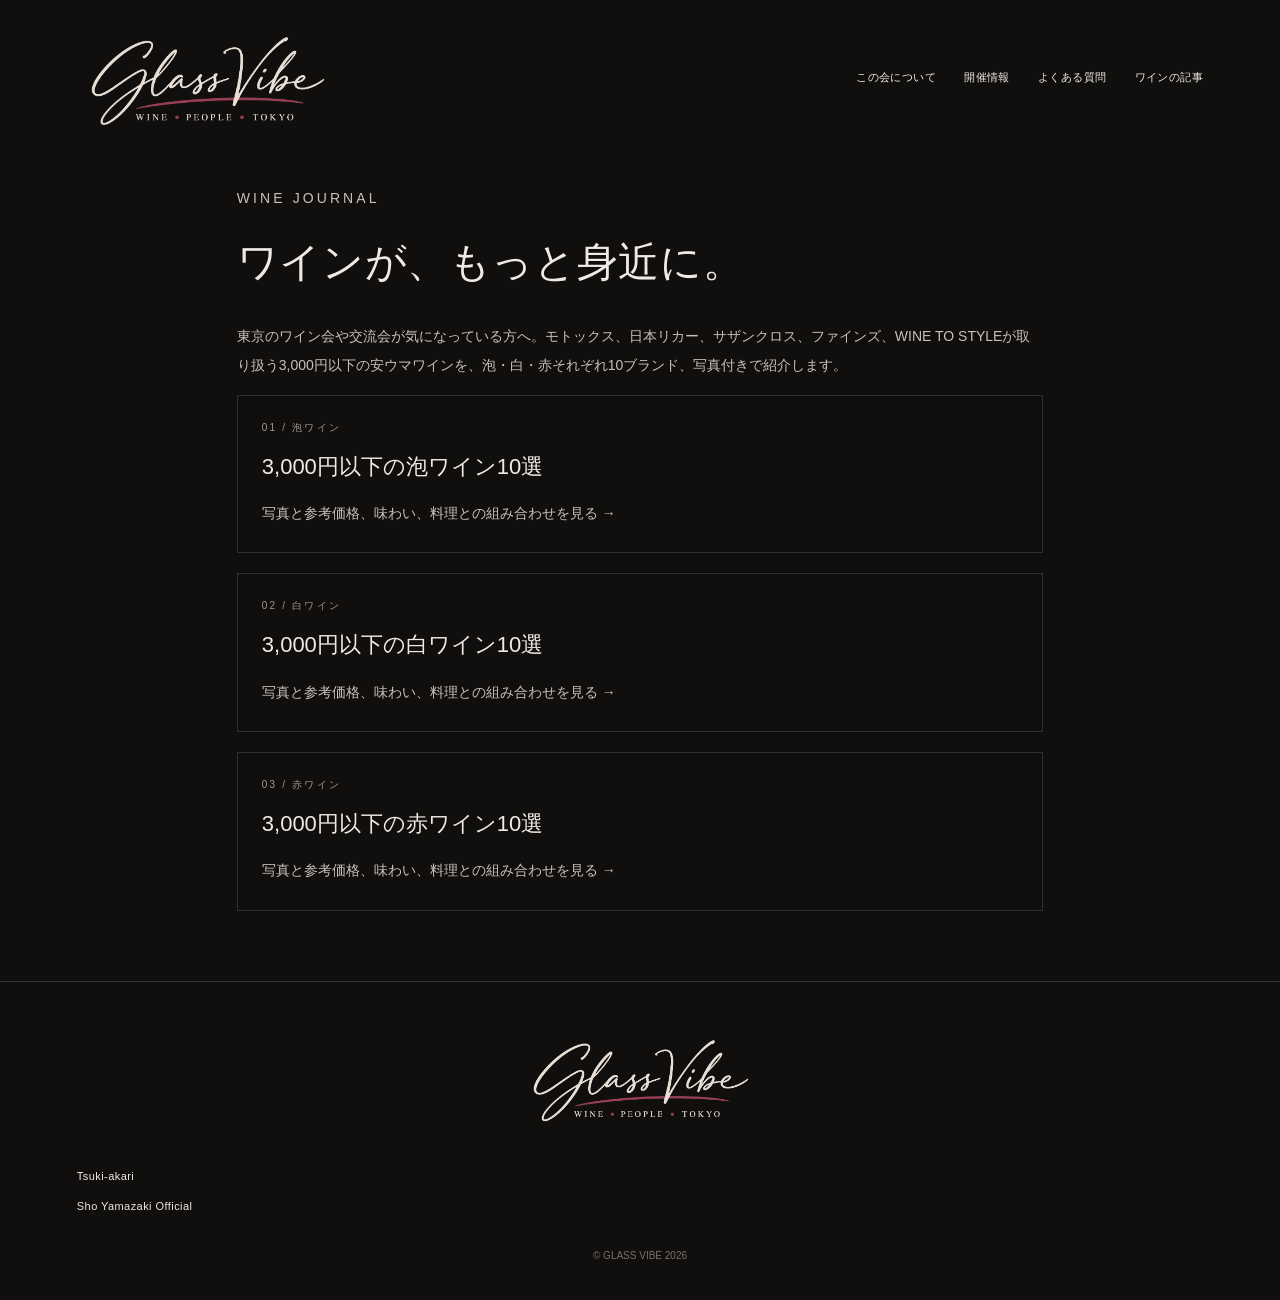
<file: articles.html>
<!doctype html>
<html lang="ja">
<head>
  <meta charset="utf-8">
  <meta name="viewport" content="width=device-width, initial-scale=1">
  <title>ワインの記事｜安ウマワイン・飲み比べガイド | GLASS VIBE</title>
  <meta name="description" content="泡・白・赤を各10本、写真と価格付きで紹介。東京のワイン会や交流会に興味がある方のワイン選びに。">
  <meta name="theme-color" content="#0B0B0C">
  <meta property="og:title" content="ワインの記事｜安ウマワイン・飲み比べガイド">
  <meta property="og:description" content="泡・白・赤を各10本、写真と価格付きで紹介。東京のワイン会や交流会に興味がある方のワイン選びに。">
  <meta property="og:type" content="website">
  <meta property="og:site_name" content="GLASS VIBE">
  <meta property="og:url" content="https://glassvibe.tokyo/articles.html">
  <meta property="og:image" content="https://glassvibe.tokyo/assets/images/glass-vibe-social.jpg">
  <meta property="og:image:width" content="1200">
  <meta property="og:image:height" content="630">
  <meta property="og:image:alt" content="Glass Vibe — Wine · People · Tokyo。ワインと暖かな灯り。">
  <meta name="twitter:card" content="summary_large_image">
  <meta name="twitter:image" content="https://glassvibe.tokyo/assets/images/glass-vibe-social.jpg">
  <link rel="icon" href="assets/icons/favicon.svg" type="image/svg+xml">
  <link rel="stylesheet" href="styles.css?v=562d37430e">
  <script src="data/events.js?v=seo20261119" defer></script>
  <script src="script.js?v=seo20261119" defer></script>
  <link rel="canonical" href="https://glassvibe.tokyo/articles.html">
</head>
<body>
  <a class="skip-link" href="#main">本文へ移動</a>
  <header class="site-header" id="top">
    <a class="header-wordmark" href="index.html" aria-label="GLASS VIBE ホーム">
      <img class="signature-logo" src="assets/logo/glass-vibe-signature.png?v=bbfdf1d940" alt="Glass Vibe — Wine · People · Tokyo" width="1774" height="887">
    </a>
    <nav class="desktop-nav" aria-label="メインナビゲーション">
      <a href="about.html">この会について</a><a href="index.html#events">開催情報</a><a href="faq.html">よくある質問</a>
    <a href="articles.html">ワインの記事</a></nav>
    <button class="menu-toggle" type="button" aria-expanded="false" aria-controls="mobile-menu"><span class="menu-button-label">MENU</span><i aria-hidden="true"></i></button>
    <nav class="mobile-menu" id="mobile-menu" aria-label="モバイルナビゲーション" hidden><p class="menu-caption">EXPLORE GLASS VIBE</p><a href="about.html"><span><small>01 / ABOUT</small><span>この会について</span></span><i aria-hidden="true">↗</i></a><a href="index.html#events"><span><small>02 / EVENT</small><span>開催情報</span></span><i aria-hidden="true">↗</i></a><a href="faq.html"><span><small>03 / FAQ</small><span>参加について</span></span><i aria-hidden="true">↗</i></a><a href="articles.html"><span><small>04 / JOURNAL</small><span>ワインの記事</span></span><i aria-hidden="true">↗</i></a><p class="menu-note">WINE · PEOPLE · TOKYO</p></nav>
  </header>

  <main id="main" class="journal-page"><article class="journal-article"><p class="section-kicker">WINE JOURNAL</p><h1>ワインが、もっと身近に。</h1><p>東京のワイン会や交流会が気になっている方へ。モトックス、日本リカー、サザンクロス、ファインズ、WINE TO STYLEが取り扱う3,000円以下の安ウマワインを、泡・白・赤それぞれ10ブランド、写真付きで紹介します。</p><div class="journal-grid"><a class="journal-card" href="affordable-sparkling.html"><span class="section-kicker">01 / 泡ワイン</span><h2>3,000円以下の泡ワイン10選</h2><p>写真と参考価格、味わい、料理との組み合わせを見る →</p></a><a class="journal-card" href="affordable-white.html"><span class="section-kicker">02 / 白ワイン</span><h2>3,000円以下の白ワイン10選</h2><p>写真と参考価格、味わい、料理との組み合わせを見る →</p></a><a class="journal-card" href="affordable-red.html"><span class="section-kicker">03 / 赤ワイン</span><h2>3,000円以下の赤ワイン10選</h2><p>写真と参考価格、味わい、料理との組み合わせを見る →</p></a></div></article></main>  <footer><div class="footer-brand"><a class="footer-home" href="index.html" aria-label="GLASS VIBE トップへ戻る"><img class="signature-logo" src="assets/logo/glass-vibe-signature.png?v=bbfdf1d940" alt="Glass Vibe — Wine · People · Tokyo" width="1774" height="887"></a></div><nav class="external-links" aria-label="関連リンク" data-slot="external-links"></nav><p class="copyright">© GLASS VIBE 2026</p></footer>
  <div class="mobile-bar"><a href="index.html#events">次回イベントを見る →</a></div>
</body>
</html>
</file>
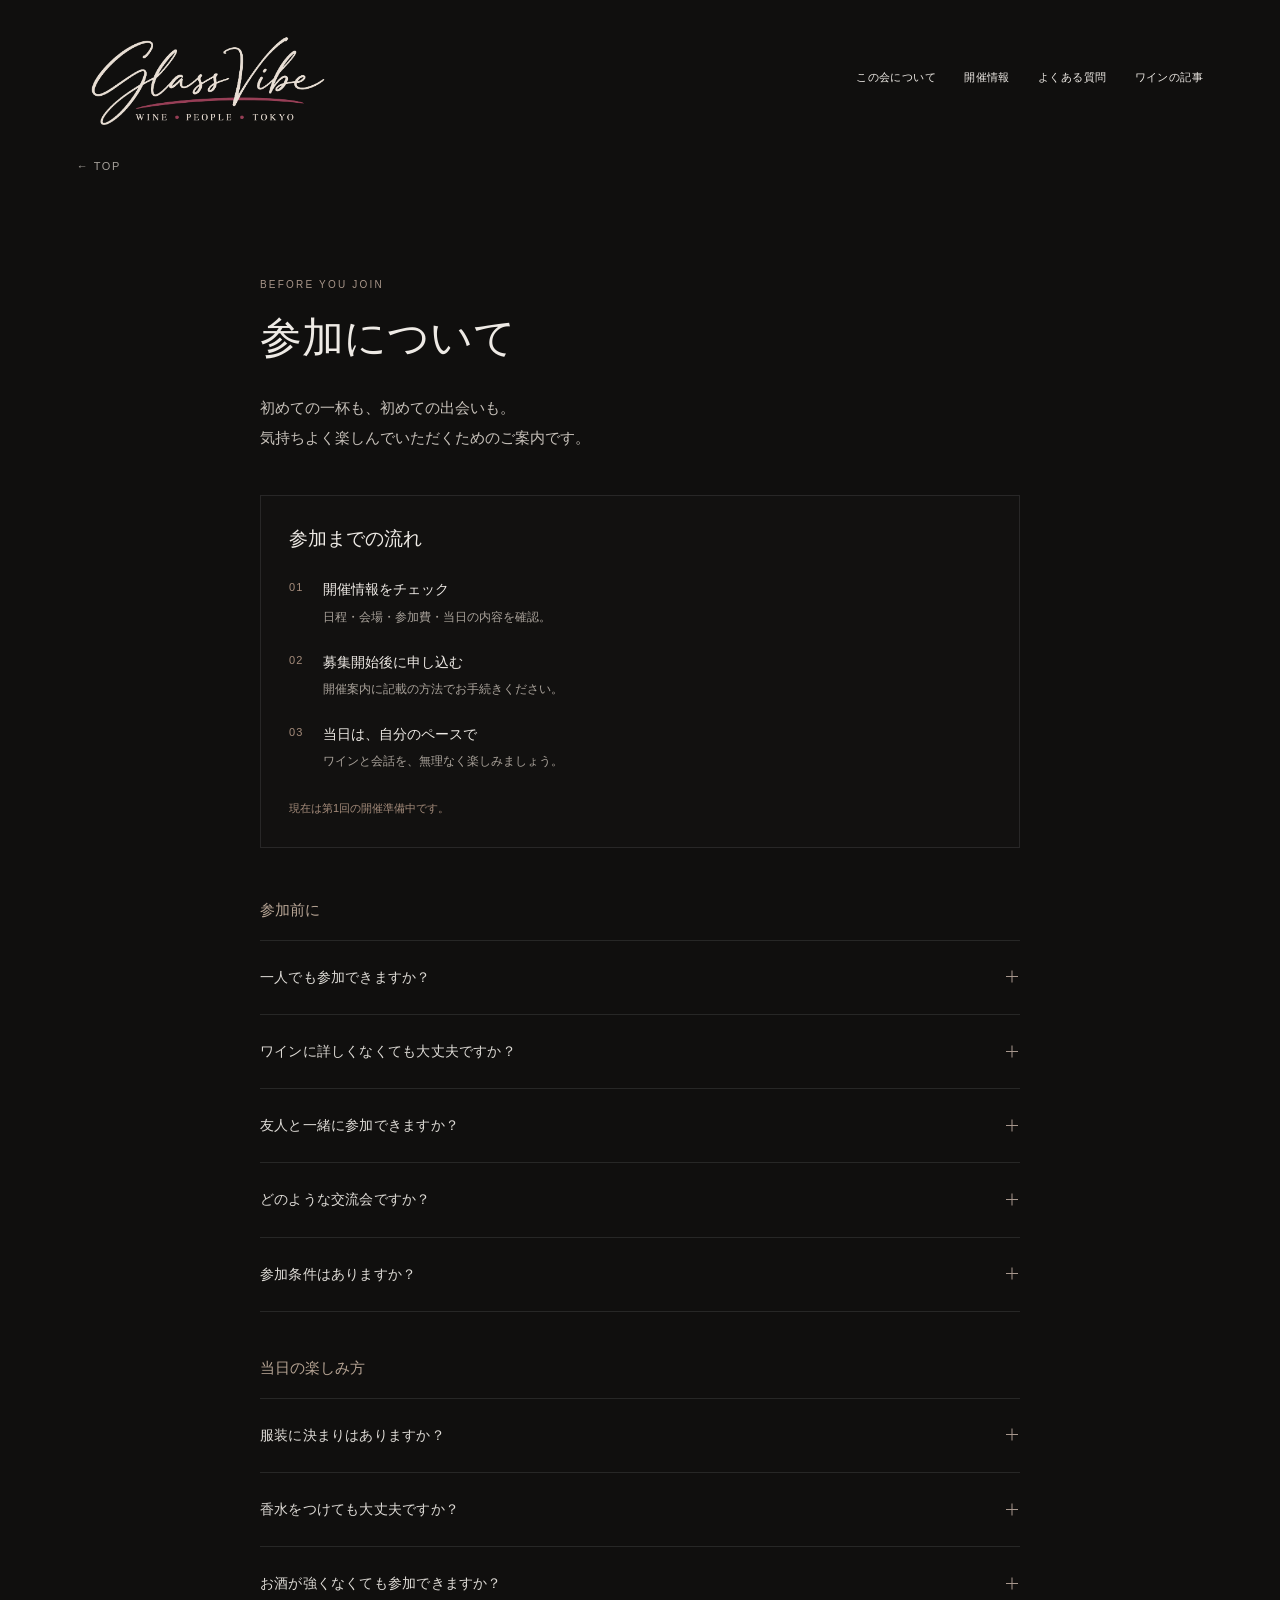
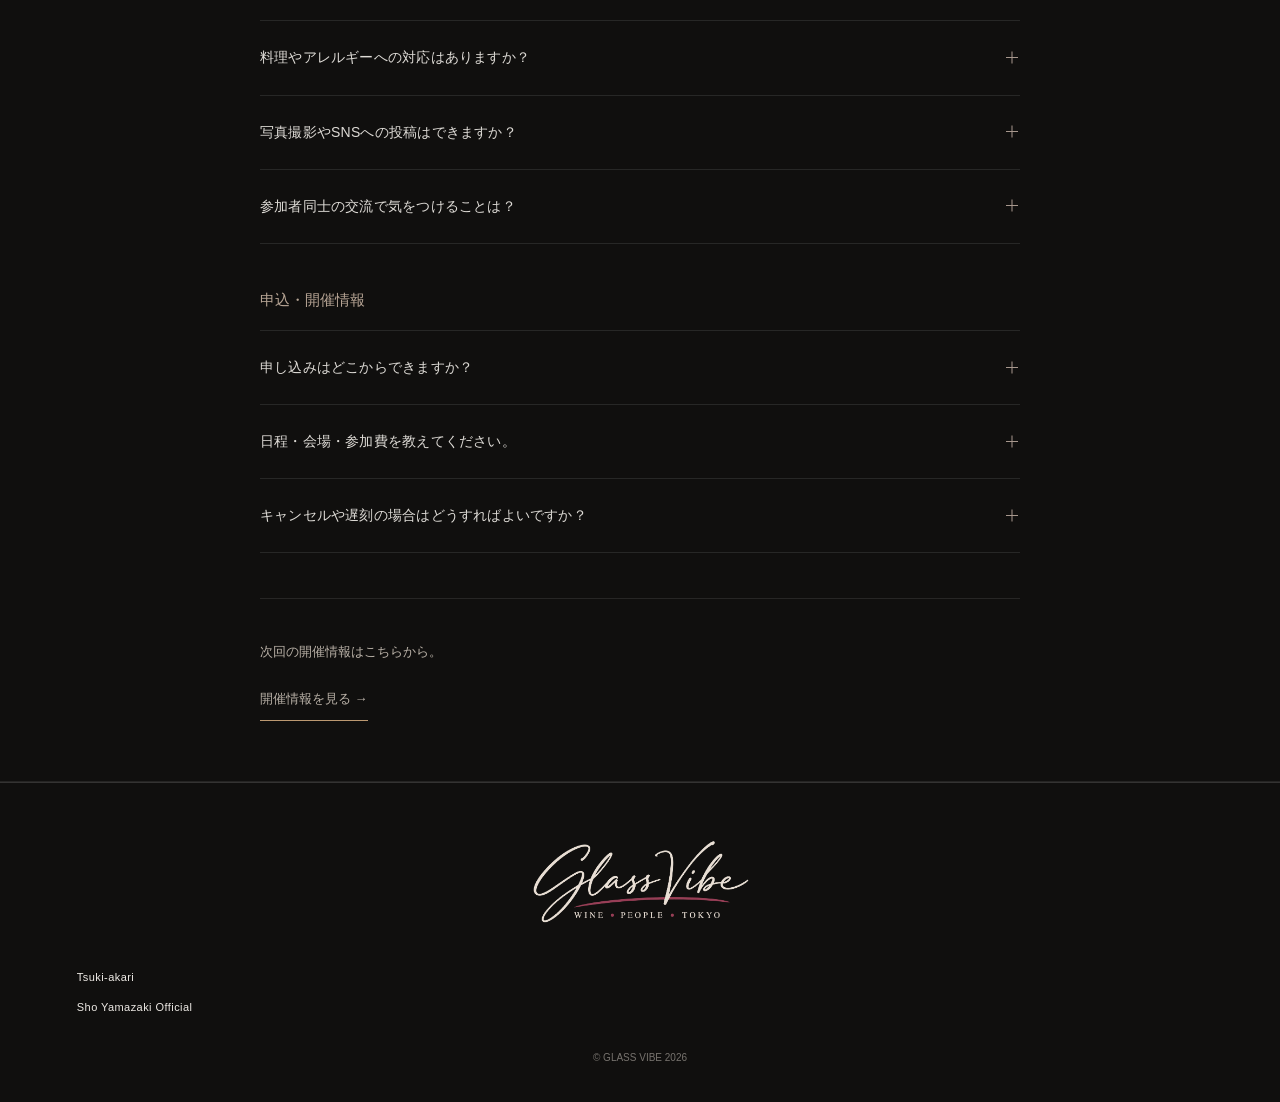
<file: faq.html>
<!doctype html>
<html lang="ja">
<head>
  <meta charset="utf-8">
  <meta name="viewport" content="width=device-width, initial-scale=1">
  <title>参加について・FAQ | GLASS VIBE</title>
  <meta name="description" content="GLASS VIBEの参加ガイド。初心者・一人参加の疑問、当日の楽しみ方、服装や香りへの配慮、申込に関するご案内。">
  <meta name="theme-color" content="#0B0B0C">
  <meta property="og:title" content="参加について | GLASS VIBE">
  <meta property="og:description" content="ワインをきっかけに、人と夜がつながる。東京発のワインコミュニティ「GLASS VIBE」。Wine, People, Tokyo.">
  <meta property="og:type" content="website">
  <meta property="og:site_name" content="GLASS VIBE">
  <meta property="og:url" content="https://glassvibe.tokyo/faq.html">
  <meta property="og:image" content="https://glassvibe.tokyo/assets/images/glass-vibe-social.jpg">
  <meta property="og:image:width" content="1200">
  <meta property="og:image:height" content="630">
  <meta property="og:image:alt" content="Glass Vibe — Wine · People · Tokyo。ワインと暖かな灯り。">
  <meta name="twitter:card" content="summary_large_image">
  <meta name="twitter:image" content="https://glassvibe.tokyo/assets/images/glass-vibe-social.jpg">
  <link rel="icon" href="assets/icons/favicon.svg" type="image/svg+xml">
  <link rel="stylesheet" href="styles.css?v=562d37430e">
  <script src="data/events.js?v=seo20261119" defer></script>
  <script src="script.js?v=seo20261119" defer></script>
  <link rel="canonical" href="https://glassvibe.tokyo/faq.html">
</head>
<body>
  <a class="skip-link" href="#main">本文へ移動</a>
  <header class="site-header" id="top">
    <a class="header-wordmark" href="index.html" aria-label="GLASS VIBE ホーム">
      <img class="signature-logo" src="assets/logo/glass-vibe-signature.png?v=bbfdf1d940" alt="Glass Vibe — Wine · People · Tokyo" width="1774" height="887">
    </a>
    <nav class="desktop-nav" aria-label="メインナビゲーション">
      <a href="about.html">この会について</a><a href="index.html#events">開催情報</a><a href="faq.html">よくある質問</a>
    <a href="articles.html">ワインの記事</a></nav>
    <button class="menu-toggle" type="button" aria-expanded="false" aria-controls="mobile-menu"><span class="menu-button-label">MENU</span><i aria-hidden="true"></i></button>
    <nav class="mobile-menu" id="mobile-menu" aria-label="モバイルナビゲーション" hidden><p class="menu-caption">EXPLORE GLASS VIBE</p><a href="about.html"><span><small>01 / ABOUT</small><span>この会について</span></span><i aria-hidden="true">↗</i></a><a href="index.html#events"><span><small>02 / EVENT</small><span>開催情報</span></span><i aria-hidden="true">↗</i></a><a href="faq.html"><span><small>03 / FAQ</small><span>参加について</span></span><i aria-hidden="true">↗</i></a><a href="articles.html"><span><small>04 / JOURNAL</small><span>ワインの記事</span></span><i aria-hidden="true">↗</i></a><p class="menu-note">WINE · PEOPLE · TOKYO</p></nav>
  </header>

  <main id="main" class="faq-page"><a class="back-link" href="index.html">← TOP</a><section class="section participation" aria-labelledby="faq-heading"><div class="participation-inner"><p class="section-kicker">BEFORE YOU JOIN</p><h1 id="faq-heading">参加について</h1><p class="participation-lead">初めての一杯も、初めての出会いも。<br>気持ちよく楽しんでいただくためのご案内です。</p><div class="participation-flow"><h2>参加までの流れ</h2><ol><li><span>01</span><div><h3>開催情報をチェック</h3><p>日程・会場・参加費・当日の内容を確認。</p></div></li><li><span>02</span><div><h3>募集開始後に申し込む</h3><p>開催案内に記載の方法でお手続きください。</p></div></li><li><span>03</span><div><h3>当日は、自分のペースで</h3><p>ワインと会話を、無理なく楽しみましょう。</p></div></li></ol><p class="preparation-note">現在は第1回の開催準備中です。</p></div><section class="faq-category" aria-labelledby="category-1"><h2 id="category-1">参加前に</h2><div class="accordion"><div class="faq-item"><h3><button aria-expanded="false" aria-controls="answer-2" id="question-2">一人でも参加できますか？<span aria-hidden="true">＋</span></button></h3><div id="answer-2" role="region" aria-labelledby="question-2" hidden><p>はい。お一人での参加も歓迎しています。ワインという共通の話題をきっかけに、気負わず会話を楽しんでいただける場を目指しています。</p></div></div><div class="faq-item"><h3><button aria-expanded="false" aria-controls="answer-3" id="question-3">ワインに詳しくなくても大丈夫ですか？<span aria-hidden="true">＋</span></button></h3><div id="answer-3" role="region" aria-labelledby="question-3" hidden><p>もちろんです。産地や品種を知っている必要はありません。「この香りが好き」「飲みやすい」など、ご自身の感覚で楽しんでください。</p></div></div><div class="faq-item"><h3><button aria-expanded="false" aria-controls="answer-4" id="question-4">友人と一緒に参加できますか？<span aria-hidden="true">＋</span></button></h3><div id="answer-4" role="region" aria-labelledby="question-4" hidden><p>ご友人との参加も歓迎します。申込時の人数指定や個別申込の方法は、各イベントの開催案内をご確認ください。</p></div></div><div class="faq-item"><h3><button aria-expanded="false" aria-controls="answer-5" id="question-5">どのような交流会ですか？<span aria-hidden="true">＋</span></button></h3><div id="answer-5" role="region" aria-labelledby="question-5" hidden><p>ワインを楽しみながら、人と人が自然につながる交流会です。婚活を目的としたイベントではありません。会話への参加を無理に求めず、それぞれのペースを大切にします。</p></div></div><div class="faq-item"><h3><button aria-expanded="false" aria-controls="answer-6" id="question-6">参加条件はありますか？<span aria-hidden="true">＋</span></button></h3><div id="answer-6" role="region" aria-labelledby="question-6" hidden><p>お酒を扱うイベントのため、20歳以上の方を対象とします。その他の参加条件がある場合は、各イベントの開催案内に記載します。</p></div></div></div></section><section class="faq-category" aria-labelledby="category-7"><h2 id="category-7">当日の楽しみ方</h2><div class="accordion"><div class="faq-item"><h3><button aria-expanded="false" aria-controls="answer-8" id="question-8">服装に決まりはありますか？<span aria-hidden="true">＋</span></button></h3><div id="answer-8" role="region" aria-labelledby="question-8" hidden><p>かしこまりすぎる必要はありません。清潔感のある、リラックスして過ごせる服装でお越しください。会場ごとの指定がある場合は、開催案内でお知らせします。</p></div></div><div class="faq-item"><h3><button aria-expanded="false" aria-controls="answer-9" id="question-9">香水をつけても大丈夫ですか？<span aria-hidden="true">＋</span></button></h3><div id="answer-9" role="region" aria-labelledby="question-9" hidden><p>ワインの繊細な香りを楽しめるよう、強い香水や香りの強い整髪料は控えめにしていただけると幸いです。</p></div></div><div class="faq-item"><h3><button aria-expanded="false" aria-controls="answer-10" id="question-10">お酒が強くなくても参加できますか？<span aria-hidden="true">＋</span></button></h3><div id="answer-10" role="region" aria-labelledby="question-10" hidden><p>飲む量を競う会ではありません。ご自身のペースで、無理のない範囲でお楽しみください。ノンアルコール飲料の有無や料金は、各イベントの案内でご確認ください。</p></div></div><div class="faq-item"><h3><button aria-expanded="false" aria-controls="answer-11" id="question-11">料理やアレルギーへの対応はありますか？<span aria-hidden="true">＋</span></button></h3><div id="answer-11" role="region" aria-labelledby="question-11" hidden><p>料理の有無・内容はイベントによって異なります。アレルギーや食事の制限がある方は、申込前に開催案内の問い合わせ先へご相談ください。対応可否は会場・提供内容によるため、事前の確認をお願いします。</p></div></div><div class="faq-item"><h3><button aria-expanded="false" aria-controls="answer-12" id="question-12">写真撮影やSNSへの投稿はできますか？<span aria-hidden="true">＋</span></button></h3><div id="answer-12" role="region" aria-labelledby="question-12" hidden><p>他の参加者の顔や個人情報が写る写真・動画は、ご本人の了承を得てから撮影・投稿してください。会場や主催者から撮影に関する案内がある場合は、そちらに従ってください。</p></div></div><div class="faq-item"><h3><button aria-expanded="false" aria-controls="answer-13" id="question-13">参加者同士の交流で気をつけることは？<span aria-hidden="true">＋</span></button></h3><div id="answer-13" role="region" aria-labelledby="question-13" hidden><p>相手のペースを尊重し、飲酒や連絡先交換を強要しないようお願いします。しつこい勧誘や、相手が望まない声かけはお控えください。困ったことがあれば、その場で主催者にお知らせください。</p></div></div></div></section><section class="faq-category" aria-labelledby="category-14"><h2 id="category-14">申込・開催情報</h2><div class="accordion"><div class="faq-item"><h3><button aria-expanded="false" aria-controls="answer-15" id="question-15">申し込みはどこからできますか？<span aria-hidden="true">＋</span></button></h3><div id="answer-15" role="region" aria-labelledby="question-15" hidden><p>現在、第1回の開催を準備しています。募集を開始した際に、開催情報ページで申込方法をご案内します。現時点では申込受付を開始していません。</p></div></div><div class="faq-item"><h3><button aria-expanded="false" aria-controls="answer-16" id="question-16">日程・会場・参加費を教えてください。<span aria-hidden="true">＋</span></button></h3><div id="answer-16" role="region" aria-labelledby="question-16" hidden><p>決まり次第、開催情報ページに掲載します。提供するワインや料理、定員、当日の形式も、確定した内容をご案内します。</p></div></div><div class="faq-item"><h3><button aria-expanded="false" aria-controls="answer-17" id="question-17">キャンセルや遅刻の場合はどうすればよいですか？<span aria-hidden="true">＋</span></button></h3><div id="answer-17" role="region" aria-labelledby="question-17" hidden><p>キャンセル期限・返金条件・遅刻時の連絡方法は、募集開始時にご案内します。申し込み前に各イベントの条件をご確認ください。</p></div></div></div></section><div class="participation-next"><p>次回の開催情報はこちらから。</p><a class="text-link" href="index.html#events">開催情報を見る →</a></div></div></section></main>  <footer><div class="footer-brand"><a class="footer-home" href="index.html" aria-label="GLASS VIBE トップへ戻る"><img class="signature-logo" src="assets/logo/glass-vibe-signature.png?v=bbfdf1d940" alt="Glass Vibe — Wine · People · Tokyo" width="1774" height="887"></a></div><nav class="external-links" aria-label="関連リンク" data-slot="external-links"></nav><p class="copyright">© GLASS VIBE 2026</p></footer>
  <div class="mobile-bar"><a href="index.html#events">次回イベントを見る →</a></div>
</body>
</html>
</file>
<file: styles.css>
:root{--black:#100f0e;--white:#f4ede2;--burgundy:#641329;--silver:#c7b8a5;--line:#ffffff26;--pad:clamp(24px,6vw,96px);--serif:Georgia,'Yu Mincho',serif;--jp:'Yu Mincho','Hiragino Mincho ProN',serif;--sans:'Yu Gothic',sans-serif}*{box-sizing:border-box}html{scroll-behavior:smooth;scroll-padding-top:30px}body{margin:0;background:var(--black);color:var(--white);font:16px/1.9 var(--sans)}a{color:inherit;text-decoration:none}button{font:inherit}img{max-width:100%}a:focus-visible,button:focus-visible{outline:2px solid #d6b78f;outline-offset:5px}.skip-link{position:fixed;z-index:100;top:8px;left:8px;background:#fff;color:#111;padding:10px;transform:translateY(-160%)}.skip-link:focus{transform:none}.site-header{position:absolute;z-index:30;top:0;width:100%;padding:30px var(--pad);display:flex;justify-content:space-between;align-items:center}.header-wordmark{display:flex;flex-direction:column;gap:5px}.header-wordmark span{font:30px/1.2 var(--serif);letter-spacing:.2em;text-transform:uppercase}.header-wordmark small{font:9px var(--serif);letter-spacing:.32em;color:#d8b38a}.desktop-nav{display:flex;gap:28px;font:11px var(--serif);letter-spacing:.12em}.desktop-nav a:hover,.text-link:hover{color:#e3bb91}.menu-toggle,.mobile-menu{display:none}.hero{position:relative;min-height:700px;height:85svh;max-height:920px;display:flex;align-items:center;padding:150px var(--pad) 80px;isolation:isolate}.hero-art{position:absolute;inset:0;z-index:-2;background:url('assets/images/wine-evening.webp') center 55%/cover no-repeat}.hero:after{content:'';position:absolute;inset:0;z-index:-1;background:linear-gradient(90deg,#09090966,transparent 85%)}.hero-content{max-width:850px}.eyebrow{font:11px var(--serif);letter-spacing:.32em;color:#d7ad82}.hero-content>.eyebrow{margin:0 0 30px}.jp-lead{font:400 clamp(36px,4.3vw,68px)/1.6 var(--jp);letter-spacing:.035em;margin:0 0 24px}.hero-description{font:18px/2 var(--jp);letter-spacing:.07em}.hero-actions{display:flex;gap:30px;align-items:center;margin-top:36px}.button{display:inline-flex;justify-content:center;align-items:center;min-height:54px;padding:12px 30px;border:1px solid #a05666;border-radius:5px;background:linear-gradient(110deg,#69132c,#440d1d);font:15px/1.6 var(--jp);letter-spacing:.07em;transition:background .2s,transform .2s}.button:hover{background:#82213d;transform:translateY(-2px)}.text-link{font:13px var(--jp);padding-bottom:8px;border-bottom:1px solid #bc9971}.welcome-strip{display:flex;background:#efe5d8;color:#45382d;padding:20px var(--pad);justify-content:center}.welcome-strip span{width:33.33%;text-align:center;font:14px var(--jp);letter-spacing:.12em}.welcome-strip span+span{border-left:1px solid #b9a58e}.section{padding:90px var(--pad);border-bottom:1px solid var(--line)}.section-line{display:flex;justify-content:space-between;align-items:center;margin-bottom:45px}.micro{font:10px var(--serif);letter-spacing:.2em;color:var(--silver)}.event-section{padding:0}.event-section>.section-line{display:none}.event-layout{display:grid;grid-template-columns:1fr 1fr;min-height:440px}.event-photo{background:url('assets/images/wine-evening.webp') 85% center/auto 145% no-repeat}.event-main{padding:60px clamp(28px,5vw,80px)}h2{font:400 clamp(32px,4vw,60px)/1.2 var(--serif);margin:20px 0 30px}h2 em{font-weight:400;color:#d2b18b}.event-main h2{font-size:clamp(29px,3vw,48px);letter-spacing:.05em}.event-meta{font:12px var(--serif);letter-spacing:.18em}.event-meta p{display:flex;gap:20px}.event-meta small{color:var(--silver)}.status{display:inline-block;border:1px solid #955266;border-radius:30px;padding:4px 18px;background:#52182a;font:12px/1.7 var(--jp)}#event-details{font:14px/2 var(--jp);color:#ddd1c2}.coming-soon-note{display:inline-block;border:1px solid #aa8b69;padding:10px 24px;font:13px/1.7 var(--jp);margin-top:12px;border-radius:4px}.about-grid,.founder-grid,.faq-grid{display:grid;grid-template-columns:1fr 1fr;gap:8vw}.jp-copy{max-width:530px;font-family:var(--jp)}.jp-copy p{margin:0 0 28px}.intro{font-size:24px}.experience-list{display:grid;grid-template-columns:repeat(3,1fr);gap:35px}.experience-row{padding:30px 0;border-top:1px solid var(--line)}.experience-row>span,.index,.scale,.role,.related{font-size:11px;letter-spacing:.15em;color:var(--silver)}.experience-row h3{font:42px var(--serif);margin:20px 0}.experience-row p,.style-list article>p:last-child{font:15px/2 var(--jp)}.orb{display:none}.styles>h2{max-width:700px}.style-list{display:grid;grid-template-columns:repeat(3,minmax(0,1fr));gap:40px}.style-list article{border-top:1px solid var(--line);padding-top:20px}.style-list h3{font:clamp(22px,2.6vw,40px) var(--serif);overflow-wrap:anywhere}.portrait{background:url('assets/images/wine-evening.webp') 90% center/cover;min-height:430px;display:flex;flex-direction:column;justify-content:end;padding:30px}.portrait span{font:60px var(--serif)}.portrait small{display:none}.founder-copy h2{font-size:45px}.founder blockquote{margin:30px 0;font:17px/2 var(--jp)}.past{display:none}.faq-grid>h2{margin-top:0}.faq-item{border-top:1px solid var(--line)}.faq-item:last-child{border-bottom:1px solid var(--line)}.faq-item h3{margin:0}.faq-item button{padding:22px 0;width:100%;border:0;background:none;color:var(--white);display:flex;text-align:left;justify-content:space-between;gap:20px;font-size:15px;cursor:pointer}.faq-item button span{flex-shrink:0}.faq-item button[aria-expanded=true] span{transform:rotate(45deg)}.faq-item [role=region]{font:14px/2 var(--jp);color:#cfc3b3;padding-bottom:18px}.instagram{display:none}.join{text-align:center;padding:90px var(--pad);background:radial-gradient(ellipse at center,#361520,#100f0e 75%)}.join h2{font-size:clamp(40px,6vw,70px)}.join .event-number{font:25px var(--serif);color:#c2a586}.join-sub,.tagline{font:italic 20px var(--serif)}.join .status{display:block;width:max-content;margin:30px auto}.join-copy>p:not([class]){font-family:var(--jp)}footer{padding:55px var(--pad);display:grid;grid-template-columns:2fr 1fr 1fr;gap:30px;border-top:1px solid var(--line)}.footer-brand p{font:25px var(--serif);letter-spacing:.15em}.footer-brand span,.footer-brand em{display:block;color:var(--silver);font:12px/2 var(--serif)}footer nav{display:flex;flex-direction:column;gap:10px;font:11px/1.8 var(--serif);letter-spacing:.1em}.copyright{grid-column:1/-1;color:var(--silver);font-size:11px}.mobile-bar{display:none}.sr-only{position:absolute;width:1px;height:1px;overflow:hidden;clip:rect(0,0,0,0)}[hidden]{display:none!important}section{scroll-margin-top:20px}
@media(max-width:800px){body{padding-bottom:76px}.site-header{padding:24px;height:90px}.header-wordmark span{font-size:23px}.header-wordmark small{font-size:7px}.desktop-nav{display:none}.menu-toggle{display:flex;align-items:center;gap:8px;background:none;border:0;color:var(--white);font-size:10px;min-height:44px}.menu-toggle i{width:23px;height:14px;border-block:1px solid currentColor}.mobile-menu{display:flex;position:fixed;inset:90px 0 76px;background:#100f0efa;padding:30px;flex-direction:column;gap:22px;overflow:auto;font:24px var(--serif)}.hero{height:auto;max-height:none;min-height:740px;padding:360px 24px 42px;align-items:end}.hero-art{background-position:76% top;background-size:auto 65%}.hero:after{background:linear-gradient(0deg,#100f0e 15%,#100f0ef2 37%,#100f0e00 80%)}.hero-content>.eyebrow{display:none}.jp-lead{font-size:clamp(28px,7.8vw,47px);line-height:1.6;margin-bottom:18px;letter-spacing:0}.hero-description{font-size:14px;letter-spacing:.025em}.hero-actions{flex-direction:column;gap:22px;margin-top:25px;align-items:stretch}.hero-actions .text-link{align-self:center}.welcome-strip{padding:20px 10px}.welcome-strip span{font-size:11px;letter-spacing:.02em}.section{padding:65px 24px}.section-line{margin-bottom:35px}.micro{display:none}.event-section{padding:0}.event-layout{display:block}.event-photo{height:220px;background-size:cover;background-position:80% 67%}.event-main{padding:35px 24px 45px}.event-main h2{font-size:30px}.about-grid,.founder-grid,.faq-grid{display:block}.about h2{font-size:40px;margin:0 0 35px}.intro{font-size:21px}.experience-list,.style-list{display:block}.experience-row{padding:25px 0}.experience-row h3{font-size:36px}.style-list article{padding-bottom:25px}.style-list h3{font-size:32px}.portrait{min-height:250px;margin-bottom:35px}.founder-copy h2{font-size:36px}.faq-grid>h2{font-size:40px;margin-bottom:35px}.join{padding:70px 24px}.join h2{font-size:48px}footer{display:block;padding:35px 24px}footer nav{margin:30px 0}.mobile-bar{display:block;position:fixed;z-index:50;bottom:0;left:0;right:0;padding:10px 16px calc(10px + env(safe-area-inset-bottom));background:#100f0ef5;border-top:1px solid var(--line)}.mobile-bar>a{display:block;text-align:center;padding:13px;border:1px solid #9b485e;border-radius:5px;background:linear-gradient(110deg,#69132c,#440d1d);font:14px/1.6 var(--jp)}.button{width:100%;padding-inline:16px}.eyebrow{font-size:10px}h2{overflow-wrap:anywhere}}
@media(prefers-reduced-motion:reduce){html{scroll-behavior:auto}*{transition:none!important}}

/* Approved signature identity — concept 06 */
.signature-logo{display:block;width:260px;height:auto;max-width:100%;object-fit:contain}.header-wordmark{width:260px}.site-header{padding-top:12px;padding-bottom:12px}.footer-brand .signature-logo{width:300px;margin-bottom:10px}@media(max-width:800px){.header-wordmark{width:200px}.signature-logo{width:200px}.site-header{height:106px;padding-top:0;padding-bottom:0}.mobile-menu{top:106px}.footer-brand .signature-logo{width:260px}}

/* Simplified homepage */
.hero{height:78svh;min-height:610px;max-height:780px}.hero-actions{margin-top:28px}.hero-description{font-size:17px}.event-layout{grid-template-columns:1fr;min-height:0}.event-photo{display:none}.event-main{padding:48px var(--pad);max-width:900px}.event-main h2{font:400 32px/1.5 var(--jp);margin:14px 0}.event-meta{display:none}.event-main .status{margin:0 0 8px}.simple-about{max-width:790px}.simple-about h2,.faq-grid>h2{font:400 28px/1.6 var(--jp)}.simple-about>p{font:16px/2.1 var(--jp)}.simple-about .host-line{font:13px/2 var(--sans);color:var(--silver);margin-top:28px}.section{padding-top:60px;padding-bottom:60px}.faq-grid{grid-template-columns:1fr 2fr;gap:5vw}.copyright{margin-bottom:0}footer{padding-top:35px;padding-bottom:35px}@media(max-width:800px){.hero{height:auto;min-height:650px;padding-top:315px;padding-bottom:40px}.hero-description{font-size:14px}.hero-actions{margin-top:23px}.section{padding-top:42px;padding-bottom:42px}.event-main{padding:35px 24px}.event-main h2{font-size:25px}.simple-about h2,.faq-grid>h2{font-size:24px}.simple-about>p{font-size:15px}.simple-about br{display:none}.faq-grid{display:block}.faq-grid>h2{margin-bottom:25px}.desktop-nav{gap:20px}}

/* Contemporary typography and lighter interaction surfaces */
:root{--sans:"Helvetica Neue",Arial,"Hiragino Kaku Gothic ProN","Yu Gothic UI",Meiryo,sans-serif;--jp:var(--sans);--white:#eeeae5;--silver:#a5a09a;--burgundy:#6e2139}body{font-weight:400;-webkit-font-smoothing:antialiased}.jp-lead{font-family:var(--sans);font-weight:300;font-size:clamp(32px,4vw,60px);letter-spacing:.035em;line-height:1.5}.hero-description{font:400 15px/1.9 var(--sans);color:#c9c4bf;letter-spacing:.025em}.button,.mobile-bar>a{font-family:var(--sans);font-weight:400;letter-spacing:.05em;background:#702039;border-color:#914058;border-radius:3px}.button{font-size:13px;min-height:48px;padding:13px 28px}.desktop-nav,footer nav{font-family:var(--sans);font-size:11px;letter-spacing:.04em}.simple-about h2,.faq-grid>h2{font:400 25px/1.5 var(--sans);letter-spacing:.01em}.section-kicker{display:block;color:#a8968a;font:500 10px/1.5 var(--sans);letter-spacing:.22em;margin-bottom:14px}.simple-about>p{font:400 15px/2 var(--sans);color:#c8c3bd}.simple-about .host-line{font-size:11px;color:#938e89}.faq-item{border-color:#ffffff19}.faq-item:last-child{border-color:#ffffff19}.faq-item button{font:400 14px/1.8 var(--sans);padding:24px 0;letter-spacing:.015em;color:#dedbd6;align-items:center}.faq-item button:hover{color:#fff}.faq-item button span{position:relative;display:block;flex:0 0 16px;width:16px;height:16px;overflow:hidden;font-size:0;transition:transform .2s;color:#a7978d}.faq-item button span:before,.faq-item button span:after{content:'';position:absolute;background:currentColor;left:2px;top:7px;width:12px;height:1px}.faq-item button span:after{transform:rotate(90deg)}.faq-item button[aria-expanded=true] span{transform:rotate(45deg)}.faq-item [role=region]{font:400 13px/1.95 var(--sans);color:#a9a39b;padding:0 25px 22px 0}.event-main h2{font:400 27px/1.5 var(--sans)}.event-main>.eyebrow{font:400 11px/1.5 var(--sans);letter-spacing:.12em;color:#aa968a}.status{font:400 11px/1.6 var(--sans);background:#ffffff06;border:1px solid #ffffff26;color:#bdb1a6;padding:5px 12px;border-radius:2px}#event-details{font:400 13px/1.9 var(--sans);color:#a9a39c}.section{border-color:#ffffff16}.mobile-bar{background:#100f0ef5;border-top-color:#ffffff14}.mobile-bar>a{font-size:12px;padding:12px;min-height:44px;display:flex;align-items:center;justify-content:center}.copyright{font-size:10px;color:#77736e}.signature-logo{opacity:.96}@media(max-width:800px){.jp-lead{font-size:clamp(28px,7.5vw,42px);font-weight:300;line-height:1.6}.hero-description{font-size:13px;line-height:1.9}.simple-about h2,.faq-grid>h2{font-size:22px;font-weight:400}.simple-about>p{font-size:13px;line-height:2}.faq-item button{font-size:13px;font-weight:400;line-height:1.85;padding:23px 0;gap:20px}.faq-item [role=region]{font-size:12px}.faq-grid>h2{margin-bottom:28px}.event-main h2{font-size:23px}.section-kicker{font-size:9px;margin-bottom:12px}.section{padding:48px 26px}.mobile-bar{padding:10px 20px calc(10px + env(safe-area-inset-bottom))}.event-main{padding:38px 26px}}

/* Footer refinement */
.footer-brand .signature-logo{width:240px}footer .footer-navigation{gap:0;min-width:230px}footer .footer-navigation a{display:flex;align-items:center;justify-content:space-between;gap:24px;padding:16px 0;border-bottom:1px solid #ffffff16;transition:color .2s,border-color .2s}footer .footer-navigation a:first-child{border-top:1px solid #ffffff16}.footer-link-label{display:flex;align-items:center;gap:22px}.footer-link-label small{width:45px;color:#8f8177;font:400 9px/1.5 var(--sans);letter-spacing:.16em}.footer-link-label>span{font:400 12px/1.8 var(--sans);letter-spacing:.04em;color:#c9c4be}.footer-navigation a>span:last-child{font-size:15px;color:#9d8a7a;transition:transform .2s}.footer-navigation a:hover{border-color:#ffffff45}.footer-navigation a:hover>span:last-child{transform:translate(2px,-2px)}@media(max-width:800px){.footer-brand .signature-logo{width:208px}.footer-brand{margin-bottom:28px}footer .footer-navigation{margin:0 0 28px;max-width:360px}.footer-link-label>span{font-size:11px}.footer-link-label small{font-size:9px}.copyright{font-size:9px;line-height:1.8}}

/* Centered footer and dedicated FAQ navigation */
.footer-brand{display:flex;justify-content:center;align-items:center}.footer-brand .signature-logo{margin-inline:auto}footer{grid-template-columns:1fr;gap:20px}.footer-navigation{width:100%;max-width:480px;margin-inline:auto!important}.copyright{text-align:center}.faq-page{padding-top:150px;min-height:65vh}.faq-page .faq{border-top:1px solid var(--line)}.back-link{display:inline-block;margin:0 var(--pad) 35px;font:11px var(--sans);letter-spacing:.14em;color:var(--silver)}.menu-toggle{position:relative;z-index:61}.site-header:has(.menu-toggle[aria-expanded=true]){position:fixed;background:#100f0e;border-bottom:1px solid #ffffff12}.mobile-menu{z-index:60;background:#100f0e;font-family:var(--sans);padding:36px 26px 28px;gap:0}.menu-caption{font:400 9px/1.7 var(--sans);letter-spacing:.2em;color:#8f8177;margin:0 0 30px}.mobile-menu>a{display:flex;align-items:center;justify-content:space-between;border-top:1px solid #ffffff1b;padding:23px 0;gap:20px}.mobile-menu>a:nth-last-of-type(1){border-bottom:1px solid #ffffff1b}.mobile-menu>a>span{display:flex;flex-direction:column;gap:9px}.mobile-menu small{font:400 9px/1.5 var(--sans);letter-spacing:.17em;color:#968779}.mobile-menu a span span{font:400 18px/1.6 var(--sans);letter-spacing:.025em}.mobile-menu i{font:400 21px var(--sans);color:#a38f7f}.menu-note{margin-top:auto;padding-top:40px;font:400 9px/1.8 var(--sans);letter-spacing:.21em;color:#746b63}.menu-toggle[aria-expanded=true] i{height:1px;border:0;background:currentColor;transform:rotate(45deg)}.menu-toggle[aria-expanded=true] i:before{content:'';display:block;width:23px;height:1px;background:currentColor;transform:rotate(90deg)}@media(max-width:800px){.faq-page{padding-top:125px}.back-link{margin-left:26px;margin-bottom:25px}.footer-brand{margin-bottom:15px}footer{padding-top:38px;padding-bottom:30px}.mobile-menu{inset:106px 0 0;padding-bottom:100px}.mobile-menu a:hover{color:#fff;background:#ffffff03}}

.faq-grid>h1{font:400 25px/1.5 var(--sans);letter-spacing:.01em;margin:0 0 28px}@media(max-width:800px){.faq-grid>h1{font-size:22px}}

/* One event action on mobile: use the persistent bottom button. */
@media(max-width:800px){.hero-actions{display:none}}

.about-page .simple-about h1{font:400 25px/1.5 var(--sans);letter-spacing:.01em;margin:0 0 28px}.about-page .about{border-top:1px solid var(--line)}@media(max-width:800px){.about-page .simple-about h1{font-size:22px}}

/* Ink-stamp announcement */
.coming-stamp{position:relative;display:flex;align-items:center;justify-content:center;width:158px;height:108px;margin:20px 0 25px;color:#b93939;transform:rotate(-12deg);isolation:isolate}.coming-stamp:before{content:'';position:absolute;z-index:-1;width:102px;height:102px;left:28px;top:0;border:4px solid currentColor;border-radius:50%;mask-image:repeating-linear-gradient(117deg,#000 0 6px,#0009 6px 7px,#000 7px 12px)}.coming-stamp span{display:block;background:var(--black);padding:3px 0;font:900 22px/1.2 Impact,'Arial Narrow',var(--sans);letter-spacing:.025em;white-space:nowrap;mask-image:repeating-linear-gradient(105deg,#000 0 4px,#000a 4px 5px,#000 5px 9px)}@media(max-width:800px){.coming-stamp{width:144px;height:96px;margin:20px 0 23px}.coming-stamp:before{width:92px;height:92px;left:26px}.coming-stamp span{font-size:20px}}

/* Stamp overlays the complete event announcement. */
.event-announcement{position:relative;isolation:isolate;max-width:650px}.event-announcement .coming-stamp{position:absolute;z-index:2;left:50%;top:50%;width:230px;height:156px;margin:0;transform:translate(-50%,-50%) rotate(-14deg);opacity:.48;pointer-events:none}.event-announcement .coming-stamp:before{width:146px;height:146px;left:42px;border-width:5px}.event-announcement .coming-stamp span{font-size:32px;background:transparent;text-shadow:0 1px #100f0e}.event-announcement h2,.event-announcement #event-details,.event-announcement .status{position:relative;z-index:1}@media(max-width:800px){.event-announcement .coming-stamp{width:210px;height:142px}.event-announcement .coming-stamp:before{width:134px;height:134px;left:38px}.event-announcement .coming-stamp span{font-size:29px}}

/* Center the next-event announcement on every screen. */
.event-main{text-align:center;margin-inline:auto;width:100%}.event-announcement{margin-inline:auto}.event-main .event-meta p{justify-content:center}

/* About: readable editorial story */
.about-story{margin-inline:auto;max-width:720px}.about-page .about-story h1{font:300 clamp(30px,4vw,48px)/1.6 var(--sans);letter-spacing:.025em;margin-bottom:28px}.about-story .about-intro{font-size:18px;color:#ebe5de;line-height:2}.about-story>p,.about-chapter>p{max-width:650px}.about-chapter{margin-top:52px;padding-top:36px;border-top:1px solid #ffffff17}.about-chapter h2{font:400 24px/1.6 var(--sans);margin:14px 0 22px;letter-spacing:.015em}.about-story .host-name{font:400 25px/1.7 var(--sans);color:#eee8e0;margin-bottom:4px}.host-name span{font:400 10px var(--sans);letter-spacing:.15em;color:#9c9085;margin-left:18px}.about-story .host-credential{font-size:12px;color:#b9a696;margin-top:0;margin-bottom:24px}.profile-link{display:flex;justify-content:space-between;align-items:center;max-width:340px;border-bottom:1px solid #9e8372;padding:16px 0;margin-top:24px;font:400 13px var(--sans);letter-spacing:.04em}.profile-link:hover{color:#d7b397}.about-next .text-link{display:inline-block;margin-top:15px}@media(max-width:800px){.about-story .about-intro{font-size:15px}.about-chapter{margin-top:36px;padding-top:28px}.about-chapter h2{font-size:20px}.about-story .host-name{font-size:23px}.about-story .host-credential{font-size:11px}.host-name span{display:block;margin:5px 0 12px}.about-story .profile-link{font-size:12px}}

/* Participation guide */
.participation-inner{max-width:760px;margin-inline:auto}.participation h1{font:300 clamp(28px,4vw,42px)/1.5 var(--sans);margin:12px 0 24px}.participation-lead{font:400 15px/2 var(--sans);color:#c7c1ba}.participation-flow{margin:42px 0 50px;padding:28px;border:1px solid #ffffff18;background:#ffffff02}.participation-flow h2,.faq-category>h2{font:400 19px/1.6 var(--sans);margin:0 0 24px}.participation-flow ol{list-style:none;padding:0;margin:0;display:grid;gap:22px}.participation-flow li{display:flex;gap:20px}.participation-flow li>span{font:400 11px/1.8 var(--sans);color:#a58c7b;letter-spacing:.1em}.participation-flow h3{font:400 14px/1.6 var(--sans);margin:0 0 5px}.participation-flow li p{font:400 12px/1.9 var(--sans);color:#aaa39b;margin:0}.preparation-note{font-size:11px;color:#a58c7b;margin:25px 0 0}.faq-category{margin-top:44px}.faq-category>h2{color:#b6a494;font-size:15px;margin-bottom:18px}.participation-next{margin-top:45px;border-top:1px solid #ffffff18;padding-top:28px;font-size:13px;color:#b9b1a7}.participation-next .text-link{display:inline-block;padding:12px 0}.participation .faq-item [role=region] p{margin:0}@media(max-width:800px){.participation-lead{font-size:13px}.participation-flow{padding:23px 20px;margin:30px 0 38px}.participation-flow h2{font-size:17px}.participation-flow h3{font-size:13px}.faq-category{margin-top:34px}.faq-category>h2{font-size:14px}.participation .faq-item button{font-size:13px}.participation-next{font-size:12px}}

/* Compact mobile hero: reveal the introduction sooner. */
@media(max-width:800px){.hero{min-height:0;height:auto;padding-top:280px;padding-bottom:32px}.hero-art{background-image:url('assets/images/wine-evening-mobile.webp');background-size:cover;background-position:76% 35%}.hero:after{background:linear-gradient(0deg,#100f0e 0%,#100f0ef5 29%,#100f0e55 58%,transparent 83%)}.jp-lead{font-size:clamp(28px,7.2vw,38px);margin-bottom:14px}.hero-description{margin:0;font-size:13px;line-height:1.9}}@media(max-width:800px) and (max-height:700px){.hero{padding-top:220px}}

/* Twelve-second, silent photographic film. */
.hero-video{width:100%;height:100%;object-fit:cover;object-position:70% center;opacity:0;transition:opacity .6s}.hero-video.is-playing{opacity:1}.video-toggle{position:absolute;right:var(--pad);bottom:22px;z-index:3;border:1px solid #ffffff30;background:#100f0e66;color:#d5c9bb;padding:8px 12px;font:400 9px/1.6 var(--sans);letter-spacing:.12em;cursor:pointer;border-radius:2px}.video-toggle:hover{background:#100f0eb3}@media(max-width:800px){.hero-video{object-position:center 35%}.video-toggle{right:24px;top:115px;bottom:auto;font-size:8px;padding:7px 10px}}@media(prefers-reduced-motion:reduce){.hero-video{transition:none}}

/* Wine journal */
.journal-page{padding-top:145px}.journal-article{max-width:960px;margin:auto;padding:25px var(--pad) 70px}.journal-article h1{font:400 clamp(27px,3.2vw,42px)/1.65 var(--sans);letter-spacing:.015em;margin:16px 0 25px}.journal-article h2{font:400 23px/1.65 var(--sans);margin:42px 0 20px}.journal-article p{font:400 14px/2.1 var(--sans);color:#c8c1b9}.journal-date,.journal-article .source-note{font-size:11px;color:#9c948b}.price-note{border:1px solid #ffffff1b;padding:18px 22px;margin:28px 0}.price-note p{font-size:12px;margin:0}.journal-toc{padding:20px 24px;background:#ffffff04;border-block:1px solid #ffffff17}.journal-toc h2{font-size:15px;margin:0 0 15px}.journal-toc ol{padding-left:20px;font-size:12px;line-height:2.1;color:#bdb4aa}.journal-toc a:hover{color:#fff}.wine-entry{display:grid;grid-template-columns:160px minmax(0,1fr);gap:28px;padding:35px 0;border-bottom:1px solid #ffffff1c;scroll-margin-top:25px}.wine-entry figure{margin:0;align-self:start}.wine-entry img{display:block;width:100%;height:260px;object-fit:contain;background:#fff;border-radius:3px}.wine-entry figcaption{font-size:9px;color:#8e857c;margin-top:9px;line-height:1.7}.wine-entry figcaption a{text-decoration:underline}.journal-article .wine-entry h2{font-size:20px;margin:4px 0 12px;overflow-wrap:anywhere}.wine-number{font-size:10px;letter-spacing:.17em;color:#b3967d}.journal-article .wine-spec{font-size:11px;color:#b5a18c;margin:0 0 12px}.wine-price{font-size:17px;color:#f3e3cf}.wine-detail{border-left:2px solid #6c283d;padding-left:14px;margin-top:15px}.wine-detail p{font-size:12px;margin:6px 0}.source-link{display:inline-block;font-size:11px;color:#c6a68c;border-bottom:1px solid #795f4c;margin-top:12px}.journal-links{display:flex;flex-wrap:wrap;gap:12px;margin:28px 0}.journal-links a{font-size:12px;border:1px solid #ffffff24;padding:10px 15px}.journal-cta{padding:26px;margin-top:45px;background:#54203322;border:1px solid #8d4b5b55}.journal-cta h2{margin-top:0}.journal-cta a{text-decoration:underline;text-underline-offset:5px}.journal-grid{display:grid;gap:20px}.journal-card{display:block;border:1px solid #ffffff22;padding:24px}.journal-card h2{margin:10px 0;font-size:22px}.journal-card:hover{border-color:#b58c70}.journal-card p{margin-bottom:0}@media(max-width:800px){.journal-page{padding-top:125px}.journal-article{padding:15px 24px 45px}.journal-article h1{font-size:25px;line-height:1.65}.journal-article h2{font-size:21px}.journal-article p{font-size:13px}.wine-entry{grid-template-columns:90px minmax(0,1fr);gap:17px;padding:28px 0}.wine-entry img{height:190px}.journal-article .wine-entry h2{font-size:17px;line-height:1.7}.journal-article .wine-spec{font-size:10px}.wine-price{font-size:16px}.wine-detail{grid-column:1/-1}.wine-entry figcaption{font-size:8px}.journal-article .wine-detail p{font-size:11px}.journal-card h2{font-size:20px}.price-note{padding:16px}.journal-toc{padding:18px}.journal-cta{padding:20px}}

.wine-price small{display:inline-block;white-space:nowrap;font-size:11px}@media(max-width:800px){.wine-price{font-size:14px}}
</file>
<file: article.css>
.wine-article-page{background:#100f0e}.wine-journal{padding-top:140px}.article-hero{background:linear-gradient(90deg,#100f0e 15%,rgba(16,15,14,.82) 53%,rgba(16,15,14,.25)),url('assets/images/wine-evening.webp') right 48%/cover;min-height:410px}.hero-inner{max-width:1160px;margin:auto;padding:25px 40px 60px}.article-breadcrumb{display:flex;gap:12px;font-size:10px;letter-spacing:.13em;color:#b4aaa0;margin-bottom:44px}.article-breadcrumb a{text-decoration:none}.article-eyebrow{font-size:10px;letter-spacing:.22em;color:#c97b8e;margin:0 0 17px}.article-hero h1{font:500 clamp(32px,4vw,51px)/1.5 var(--sans);letter-spacing:.04em;margin:0;color:#f6f1e9}.article-hero h1 span{margin-left:.3em}.article-subtitle{font:400 14px/1.8 var(--sans);color:#d1c7bd;margin:20px 0}.article-meta{font-size:10px;letter-spacing:.08em;color:#b2a69b}.article-meta span{margin-left:22px}.article-navigation{max-width:1080px;margin:auto;display:flex;align-items:center;justify-content:space-between;position:relative;padding:0 0}.wine-categories{display:flex;gap:40px}.wine-categories a{padding:24px 3px 20px;text-decoration:none;display:flex;gap:12px;align-items:center;font-size:17px;color:#aaa196;border-bottom:3px solid transparent}.wine-categories a span{font-size:9px;letter-spacing:.12em}.wine-categories a[aria-current]{color:#fff;border-color:#a33756}.article-contents>summary{cursor:pointer;list-style:none;font-size:12px;padding:24px 0;color:#e8dfd5}.article-contents>summary:after{content:'＋';margin-left:35px}.article-contents[open]>summary:after{content:'−'}.article-contents ol{position:absolute;z-index:5;right:0;top:64px;margin:0;padding:18px 24px;max-width:540px;width:min(90vw,540px);list-style:none;background:#201b19;border:1px solid #56443e;box-shadow:0 12px 35px #0006}.article-contents li a{display:flex;gap:16px;padding:12px 0;font-size:13px;text-decoration:none;border-bottom:1px solid #ffffff14;line-height:1.7}.article-contents li span{color:#bf8d99}.article-paper{background:#efebe4;color:#2b2622;padding:42px 24px 75px}.article-intro,.wine-list,.article-afterword{max-width:1000px;margin:auto}.article-intro>p{font:400 14px/2 var(--sans);color:#665c53;margin:0 0 18px}.selection-policy{margin-bottom:32px;font-size:12px;color:#71665c}.selection-policy>summary{cursor:pointer;display:inline-block;border-bottom:1px solid #a89a8b;padding:3px 0}.selection-policy>summary:after{content:' ＋'}.selection-policy[open]>summary:after{content:' −'}.selection-policy .price-note{border:0;background:#e5dfd5;padding:18px;margin:18px 0}.selection-policy p{font-size:13px;line-height:2;color:#5c534b}.selection-policy h2{font:500 17px/1.6 var(--sans)}.wine-journal .wine-entry{display:grid;grid-template-columns:230px 1fr;gap:0 38px;border:1px solid #e1d9ce;border-radius:6px;background:#fcfaf6;margin:0 0 28px;padding:34px 38px;scroll-margin-top:24px;box-shadow:0 4px 18px #35241204}.wine-journal .bottle-photo{grid-column:1;grid-row:1/3;margin:0;display:flex;align-items:flex-start;justify-content:center;padding-top:18px}.wine-journal .bottle-photo img{width:100%;height:330px;object-fit:contain;background:#fff;border-radius:3px}.wine-heading{grid-column:2;min-width:0}.wine-journal .wine-number{font-size:10px;letter-spacing:.18em;color:#978676}.wine-journal .wine-entry h2{font:600 24px/1.65 var(--sans);letter-spacing:.01em;color:#29231f;margin:10px 0 12px;overflow-wrap:anywhere}.wine-journal .wine-price{font:500 29px/1.4 var(--sans);letter-spacing:.01em;color:#79273f;margin:0 0 16px}.wine-journal .wine-price small{font-size:10px;color:#827369;margin-left:12px;white-space:nowrap}.wine-tags{display:flex;flex-wrap:wrap;gap:6px}.wine-tags span{font:400 11px/1.6 var(--sans);padding:5px 10px;border-radius:20px;color:#756355;background:#eee7dc}.wine-journal .wine-spec{font:400 11px/1.9 var(--sans);color:#857568;margin:14px 0 18px}.bottle-volume{margin-left:12px;color:#a0968b}.wine-body{grid-column:2;min-width:0}.wine-copy{font:400 14px/2.05 var(--sans);color:#554b43;margin:0 0 22px}.wine-journal .wine-detail{background:none;border-top:1px solid #e3dacf;padding:18px 0 4px;margin:0}.wine-detail p{font:400 13px/1.9 var(--sans);color:#64564a;margin:0 0 15px}.detail-label{display:block;font-size:9px;letter-spacing:.1em;color:#9a7b66;margin-bottom:5px}.wine-actions{display:flex;align-items:flex-start;gap:20px;flex-wrap:wrap;margin-top:7px}.wine-actions>a{font-size:11px;border:1px solid #a77b83;color:#79273f;border-radius:3px;padding:10px 15px;text-decoration:none}.wine-sources{flex:1;min-width:150px;font-size:10px;color:#8a7b6e}.wine-sources summary{cursor:pointer;padding:11px 0}.wine-sources p{font-size:10px;line-height:1.9;overflow-wrap:anywhere}.wine-sources a{text-underline-offset:3px}.article-afterword{padding-top:30px;font:400 14px/2.1 var(--sans);color:#62564c}.article-afterword h2{font:500 23px/1.7 var(--sans);color:#332a25;margin-top:35px}.article-afterword .source-note{font-size:11px;color:#88786a}.article-afterword .journal-cta{background:#e5ddd1;border:0;padding:28px;margin:35px 0}.article-afterword a{color:#79273f;text-underline-offset:4px}.article-afterword .journal-links{display:flex;gap:22px;flex-wrap:wrap}.wine-journal a:focus-visible,.wine-journal summary:focus-visible{outline:2px solid #b45b74;outline-offset:5px}.wine-journal summary::-webkit-details-marker{display:none}
@media(max-width:1100px){.article-navigation{margin:0 40px}.wine-journal .wine-entry{grid-template-columns:190px 1fr;gap:0 28px;padding:30px}.wine-journal .bottle-photo img{height:310px}}
@media(max-width:700px){.wine-journal{padding-top:106px}.article-hero{min-height:0;background:#100f0e}.hero-inner{padding:14px 24px 30px}.article-breadcrumb{margin-bottom:29px;font-size:8px;gap:9px}.article-eyebrow{font-size:9px;margin-bottom:13px}.article-hero h1{font-size:31px;line-height:1.55;letter-spacing:.02em}.article-subtitle{font-size:12px;margin:15px 0}.article-meta{font-size:9px}.article-navigation{margin:0 24px;display:block}.wine-categories{justify-content:space-between;gap:12px;border-bottom:1px solid #ffffff18}.wine-categories a{padding:16px 4px 14px;font-size:15px;gap:8px}.wine-categories a span{font-size:8px}.article-contents>summary{padding:17px 0;font-size:11px;display:flex;justify-content:space-between}.article-contents ol{top:112px;width:100%;max-width:none;padding:12px 18px}.article-contents li a{font-size:12px}.article-paper{padding:23px 16px 45px}.article-intro>p{font-size:12px;line-height:1.95}.selection-policy{font-size:10px;margin-bottom:22px}.wine-journal .wine-entry{grid-template-columns:100px minmax(0,1fr);gap:0 17px;padding:23px 20px;margin-bottom:18px;border-radius:5px}.wine-journal .bottle-photo{grid-row:1;padding-top:0;align-items:center}.wine-journal .bottle-photo img{height:218px;width:100px}.wine-journal .wine-number{font-size:8px;letter-spacing:.12em}.wine-journal .wine-entry h2{font-size:17px;line-height:1.65;margin:7px 0 10px}.wine-journal .wine-price{font-size:25px;margin-bottom:12px}.wine-journal .wine-price small{display:block;font-size:9px;margin:3px 0 0}.wine-tags{gap:4px}.wine-tags span{font-size:9px;padding:3px 7px}.wine-journal .wine-spec{font-size:9px;line-height:1.8;margin:10px 0}.bottle-volume{display:block;margin-left:0}.wine-body{grid-column:1/-1;margin-top:23px}.wine-copy{font-size:14px;line-height:2;margin-bottom:18px}.wine-detail p{font-size:12px}.detail-label{font-size:8px}.wine-actions{gap:12px}.wine-sources{min-width:120px}.wine-actions>a{font-size:10px;padding:10px}.article-afterword{font-size:13px;padding:10px 7px 0}.article-afterword h2{font-size:20px}.article-afterword .journal-cta{padding:20px}.article-afterword .journal-links{gap:16px;font-size:12px}}
@media(prefers-reduced-motion:reduce){.wine-journal *{scroll-behavior:auto}}
</file>
